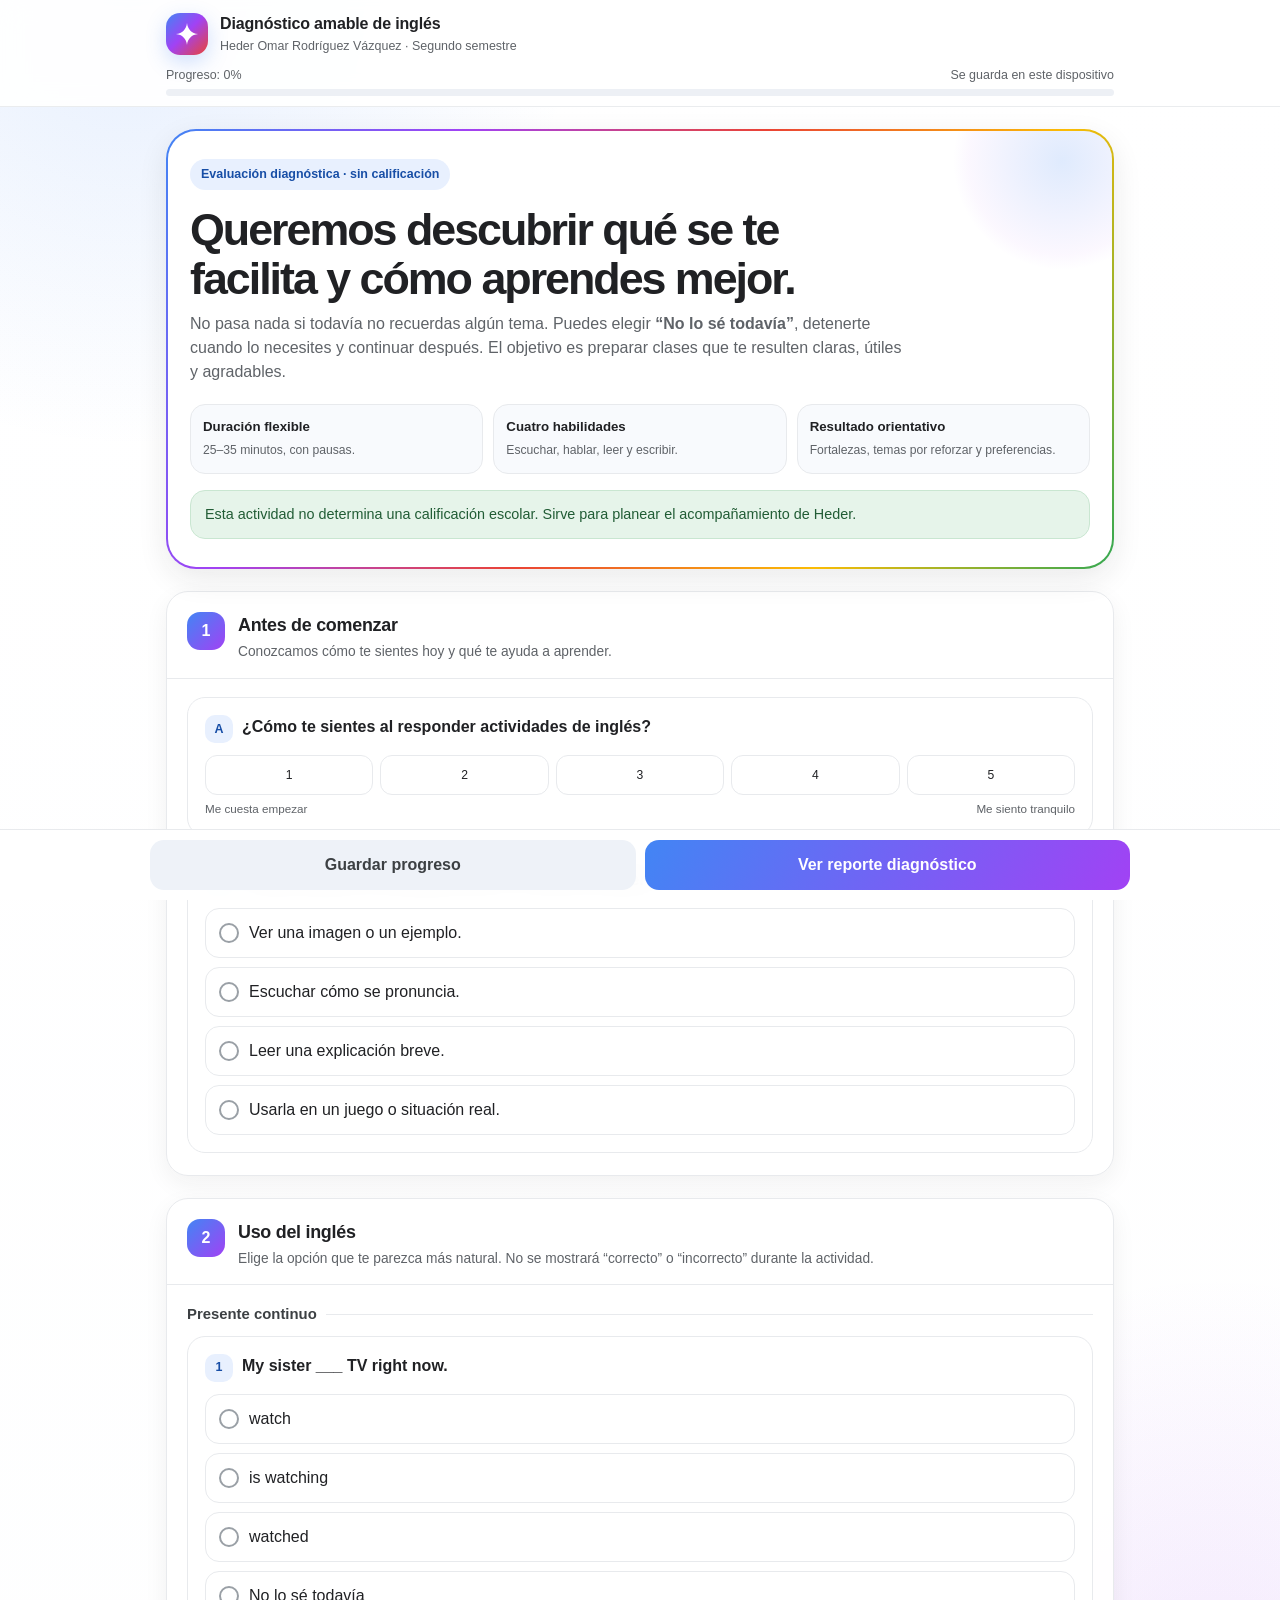
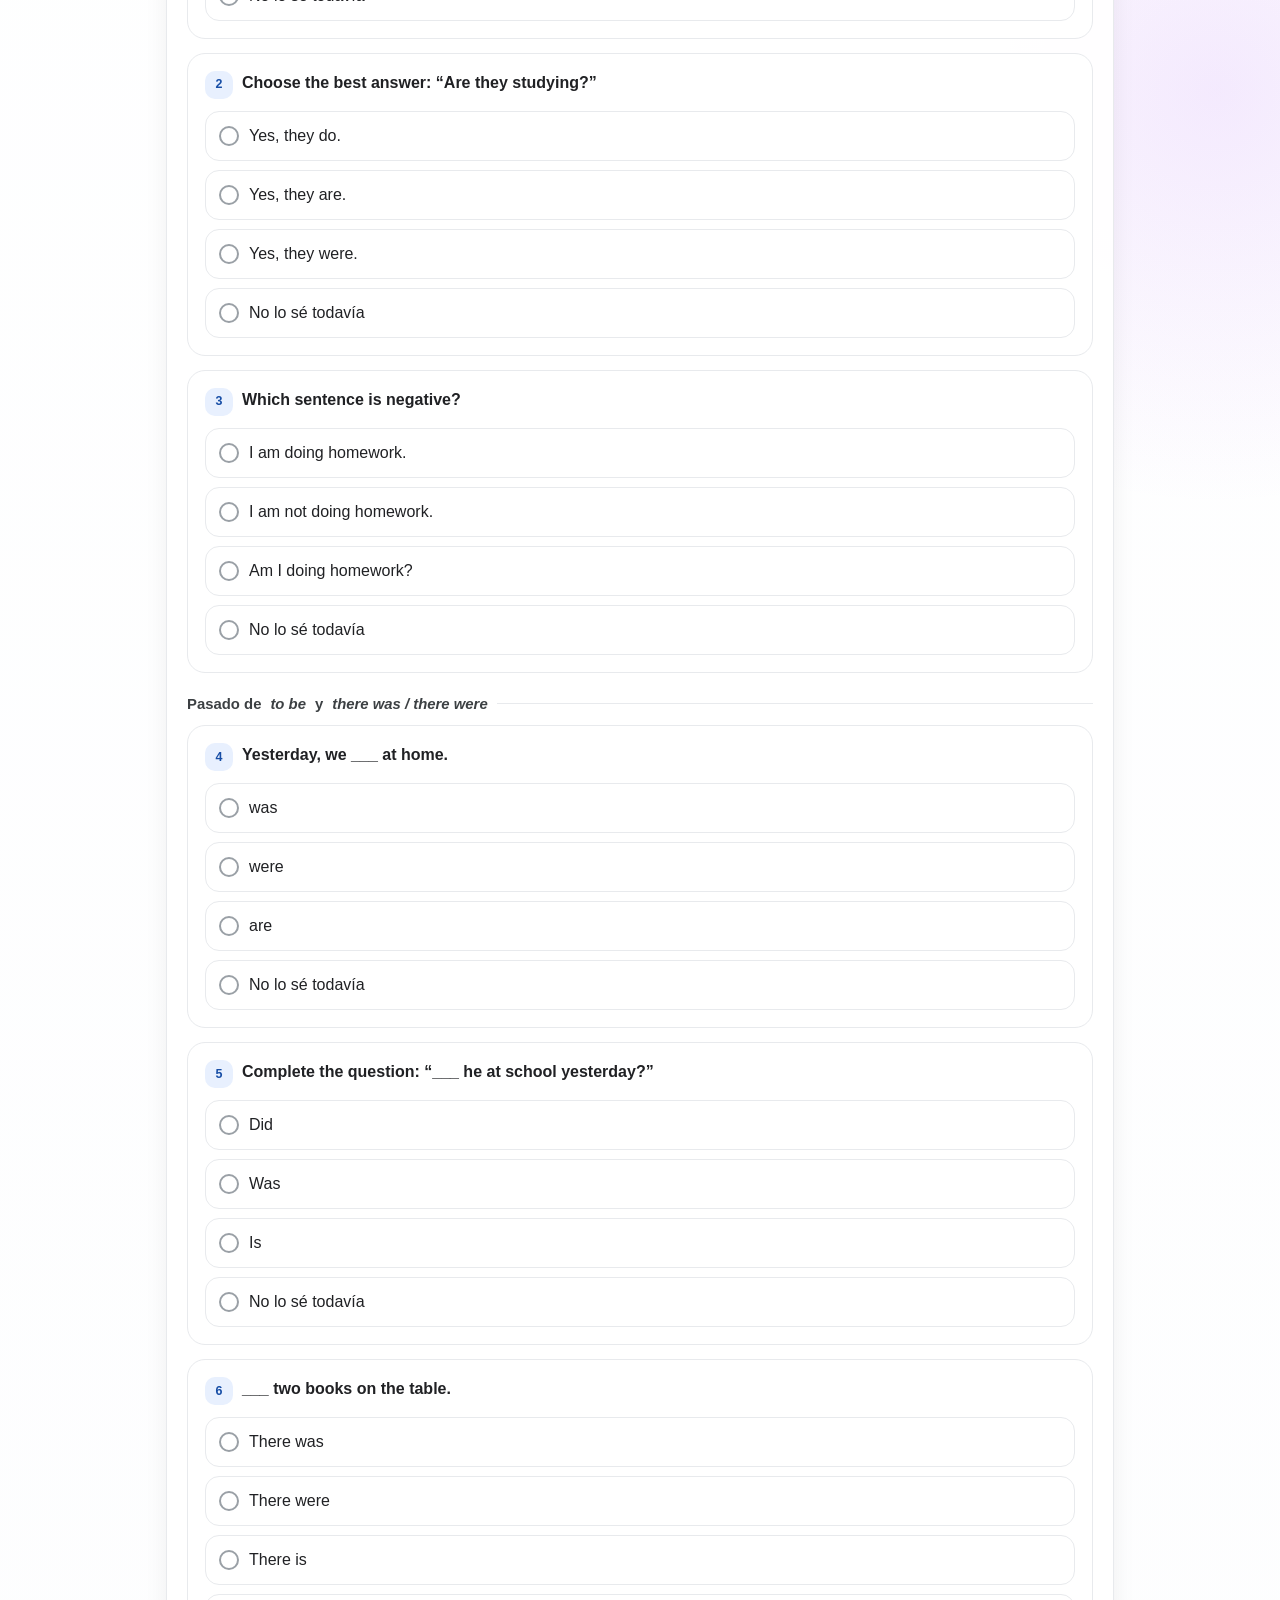
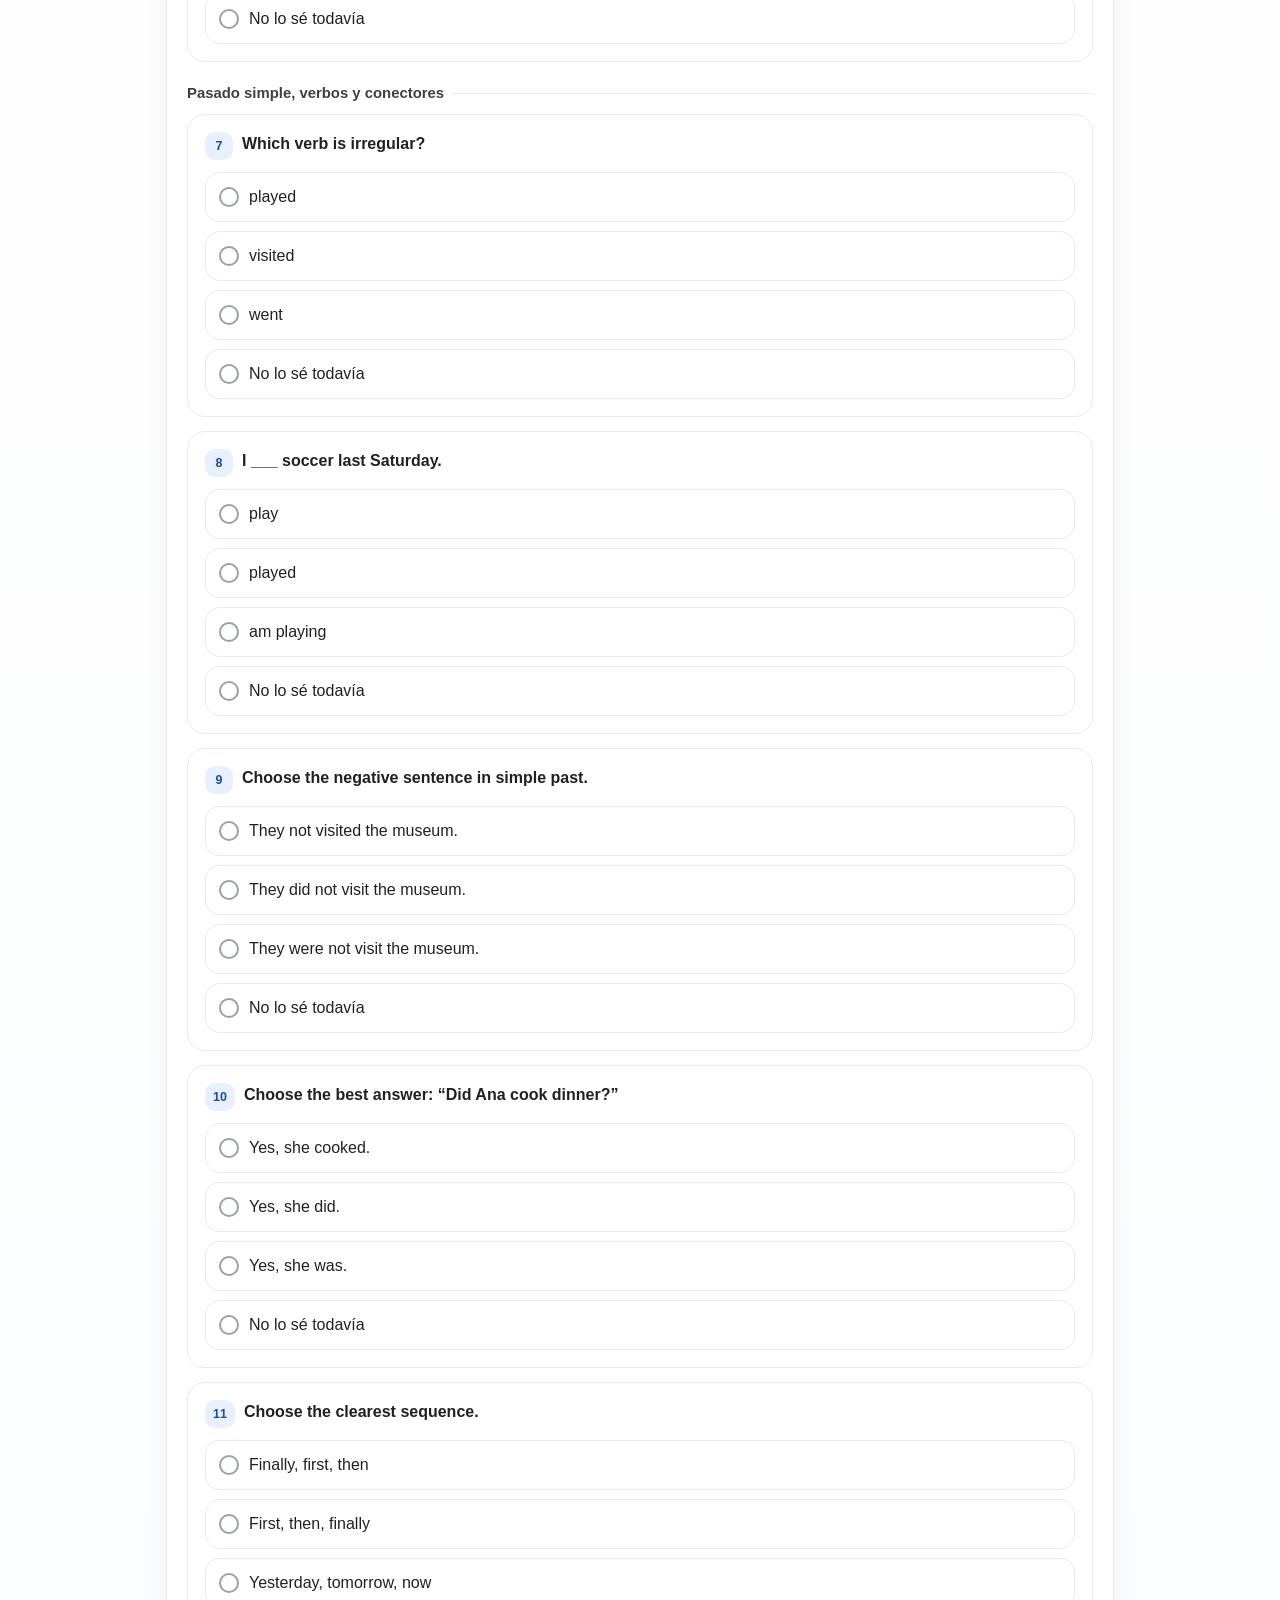
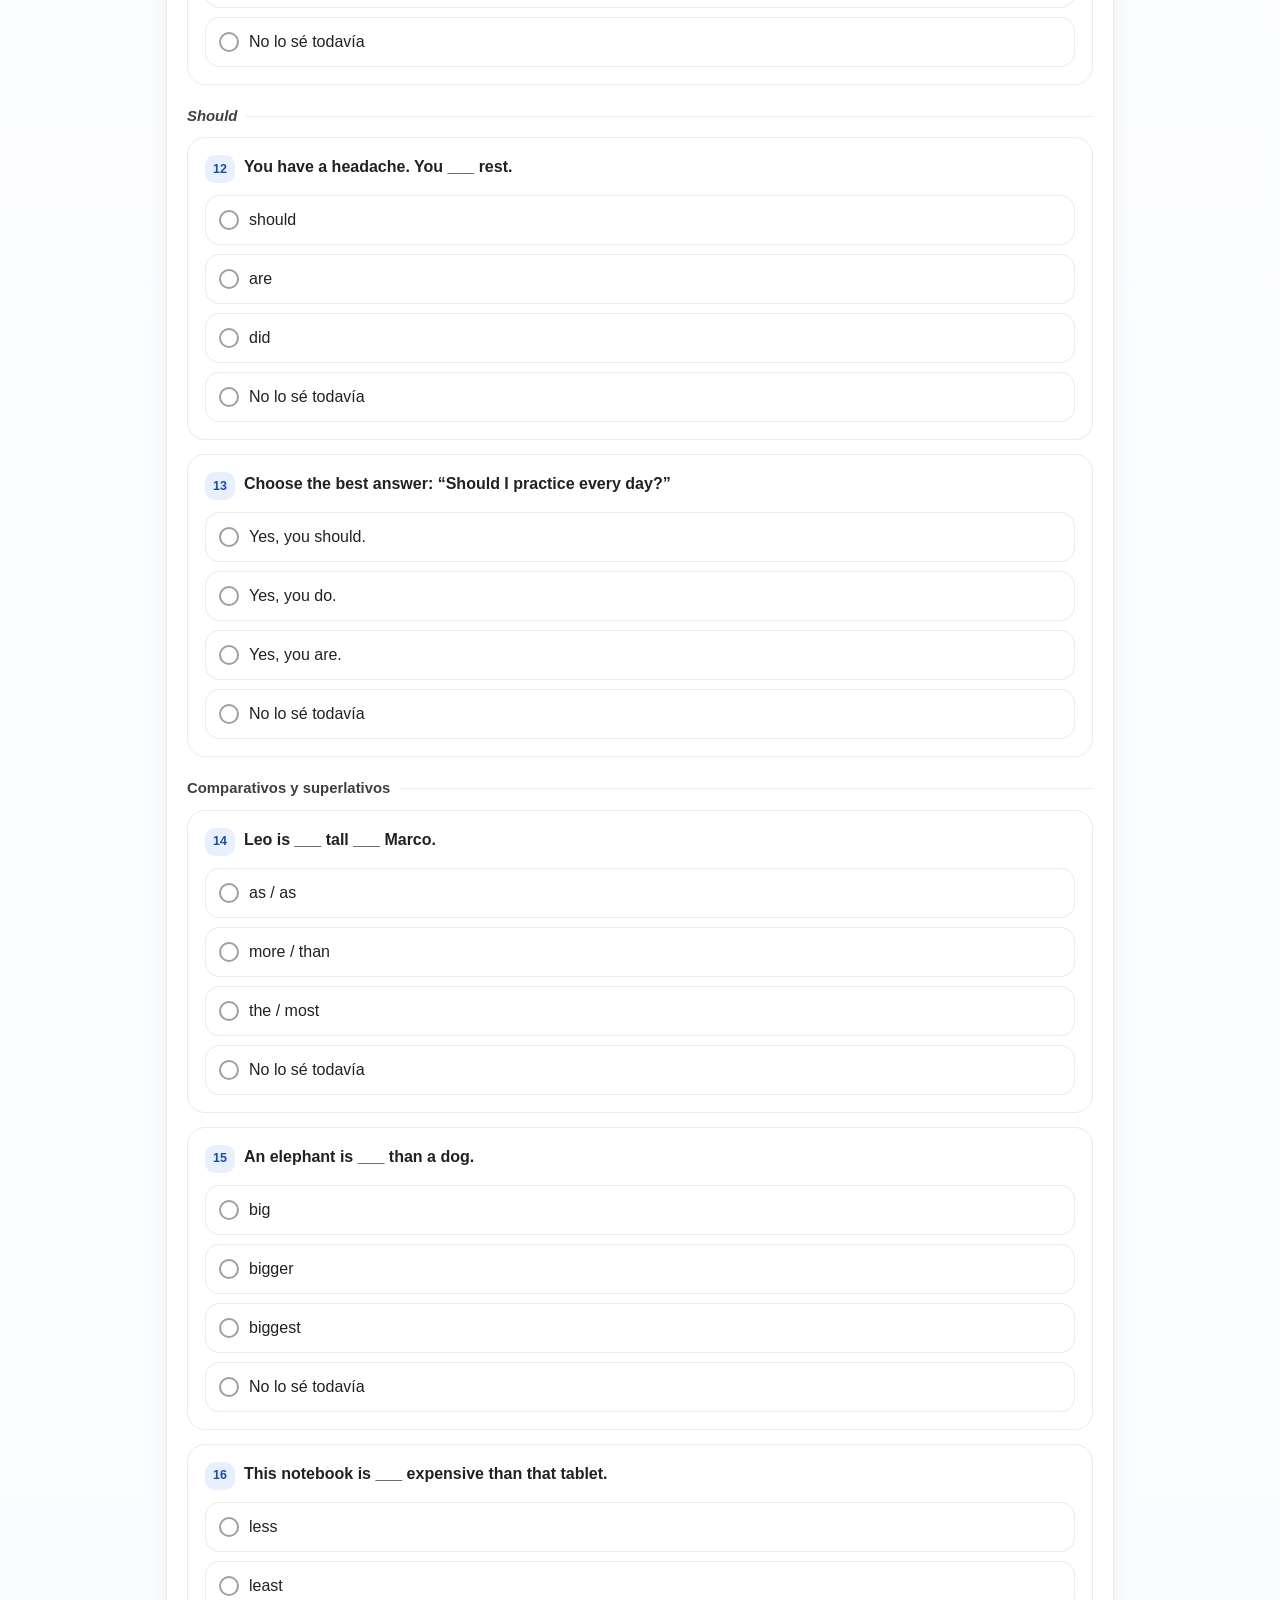
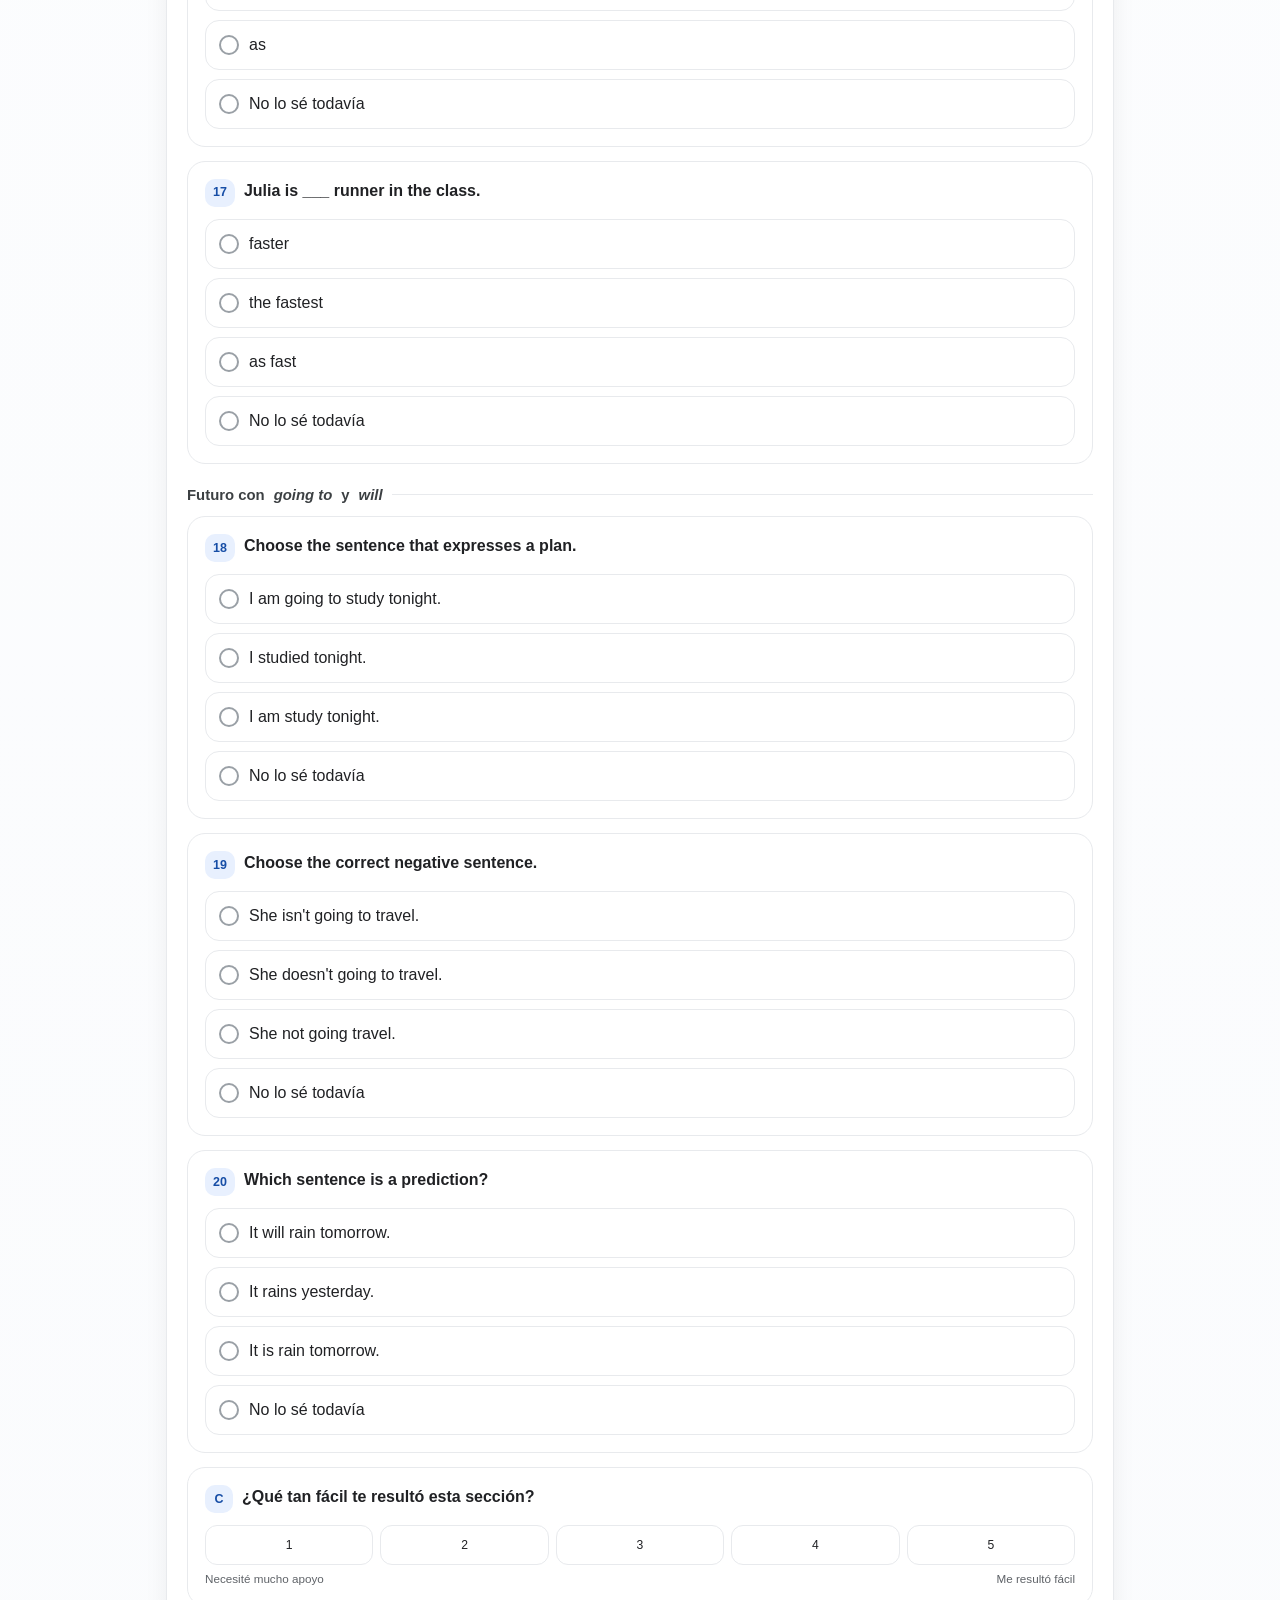
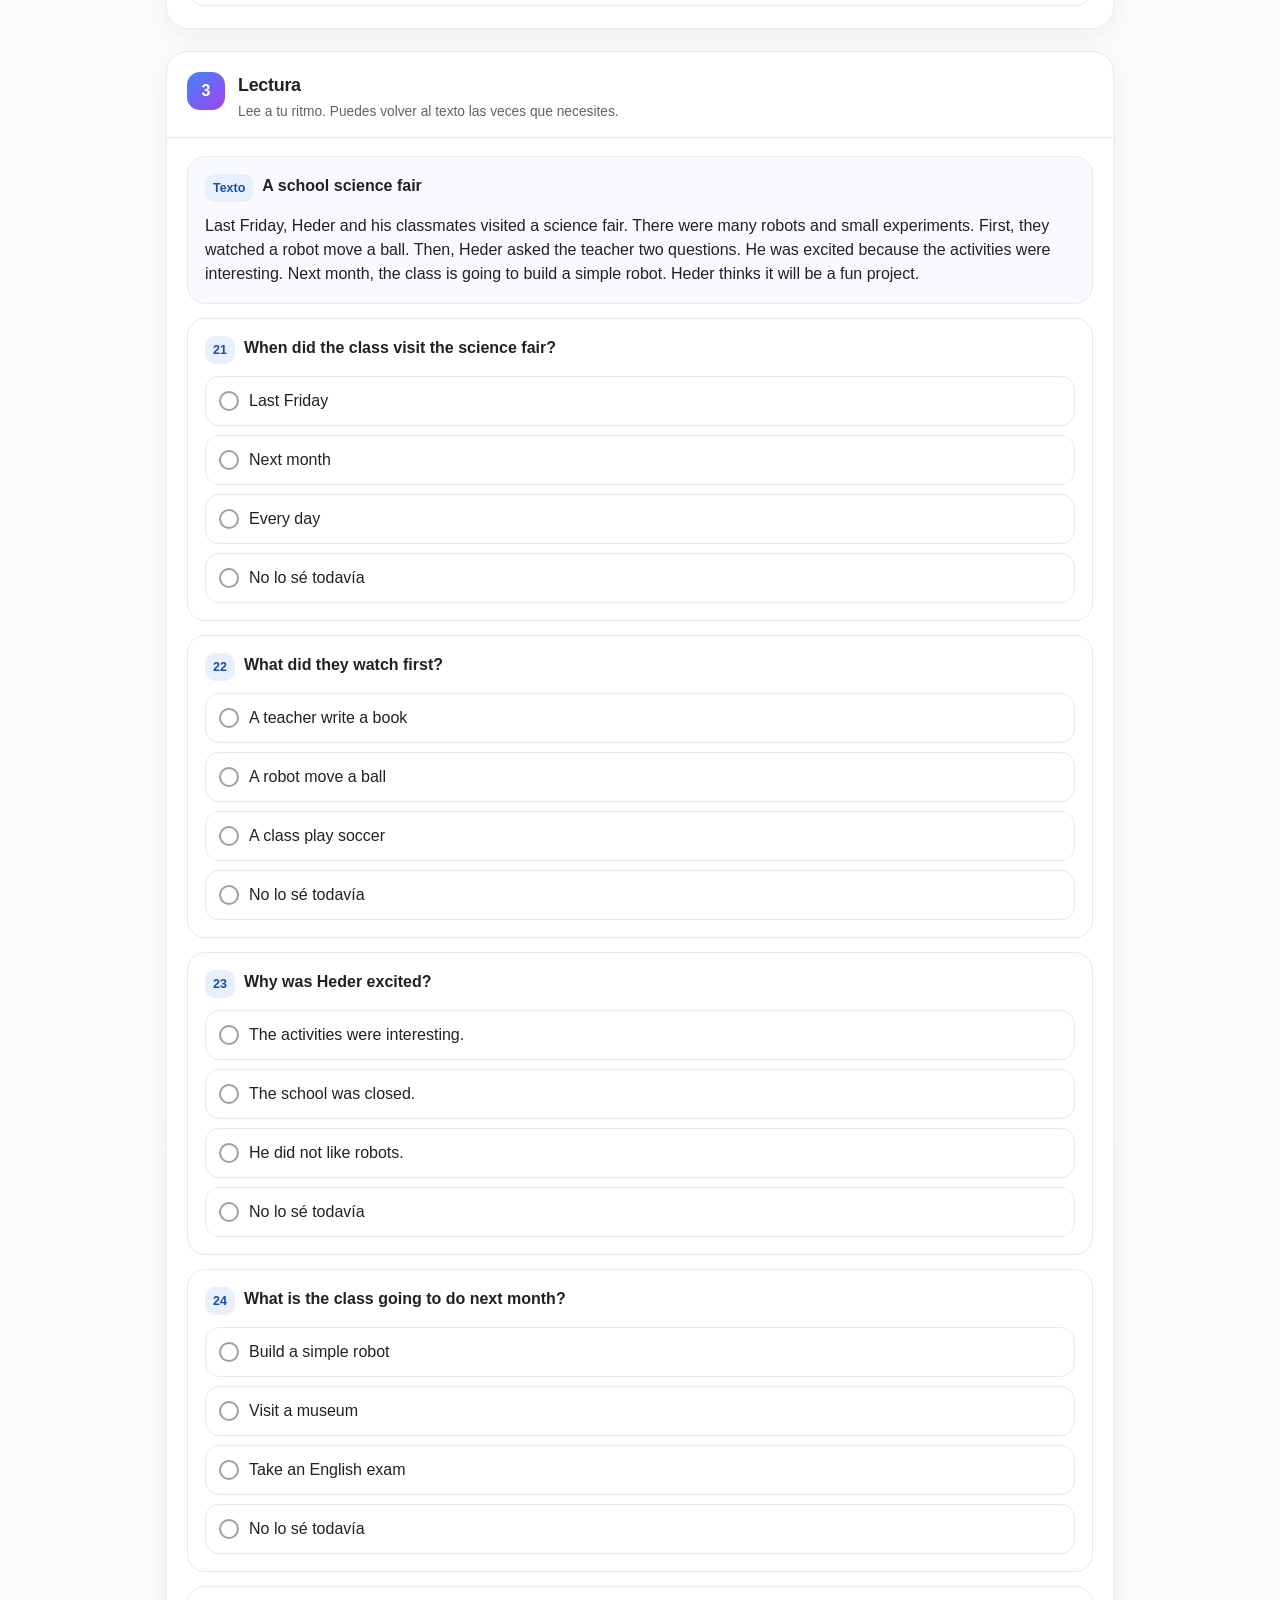
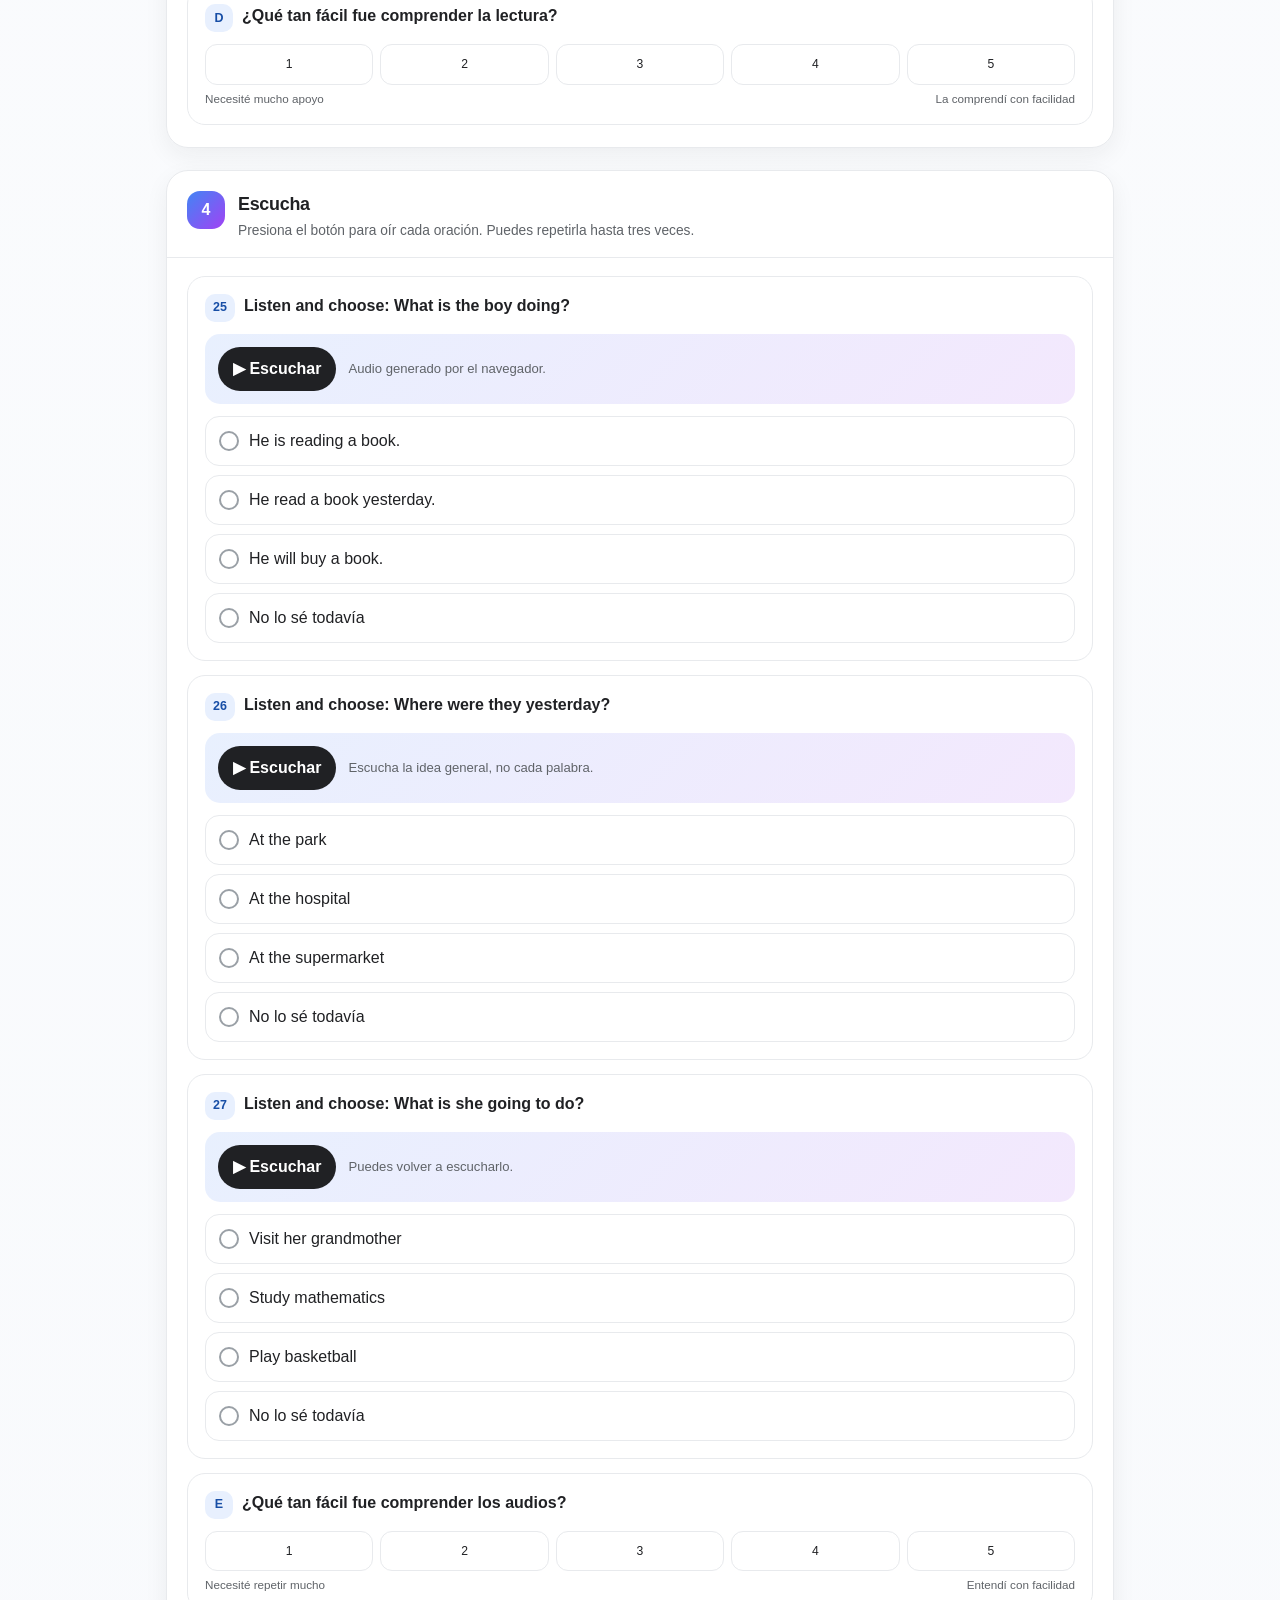
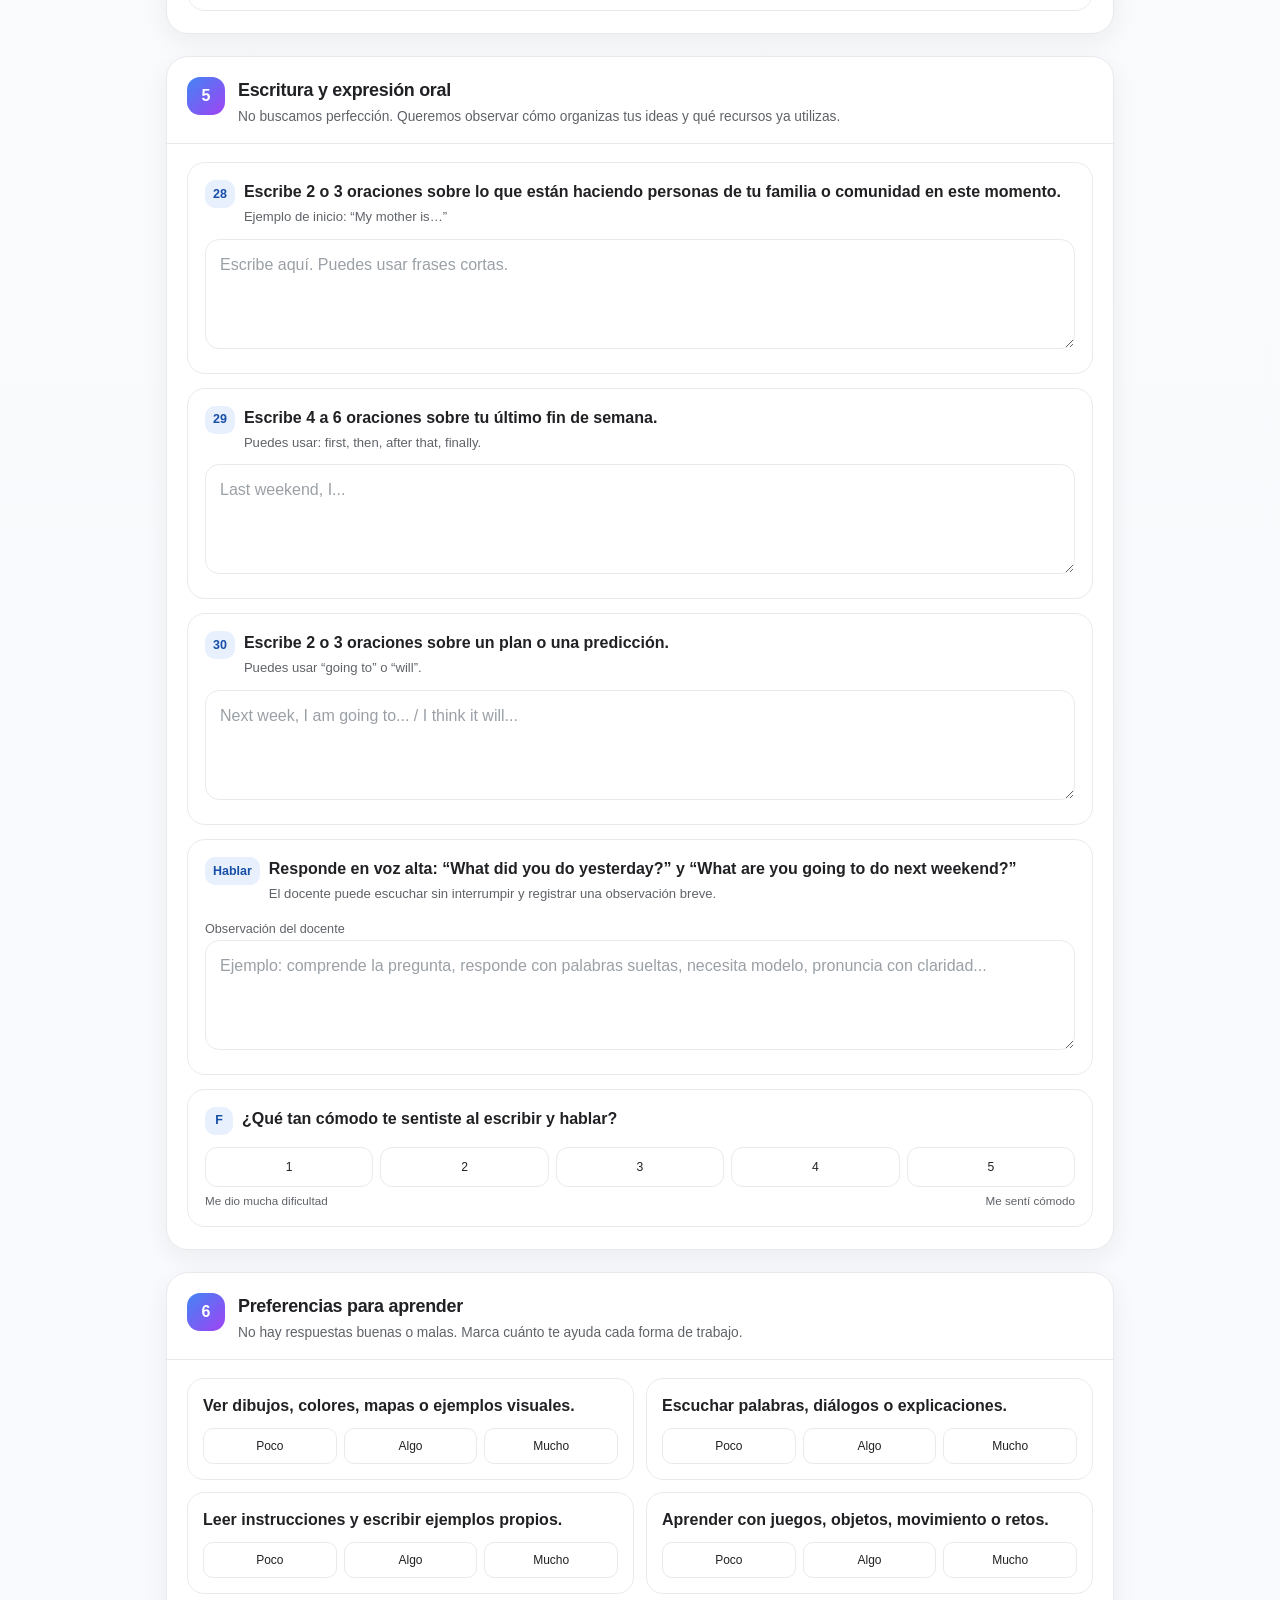
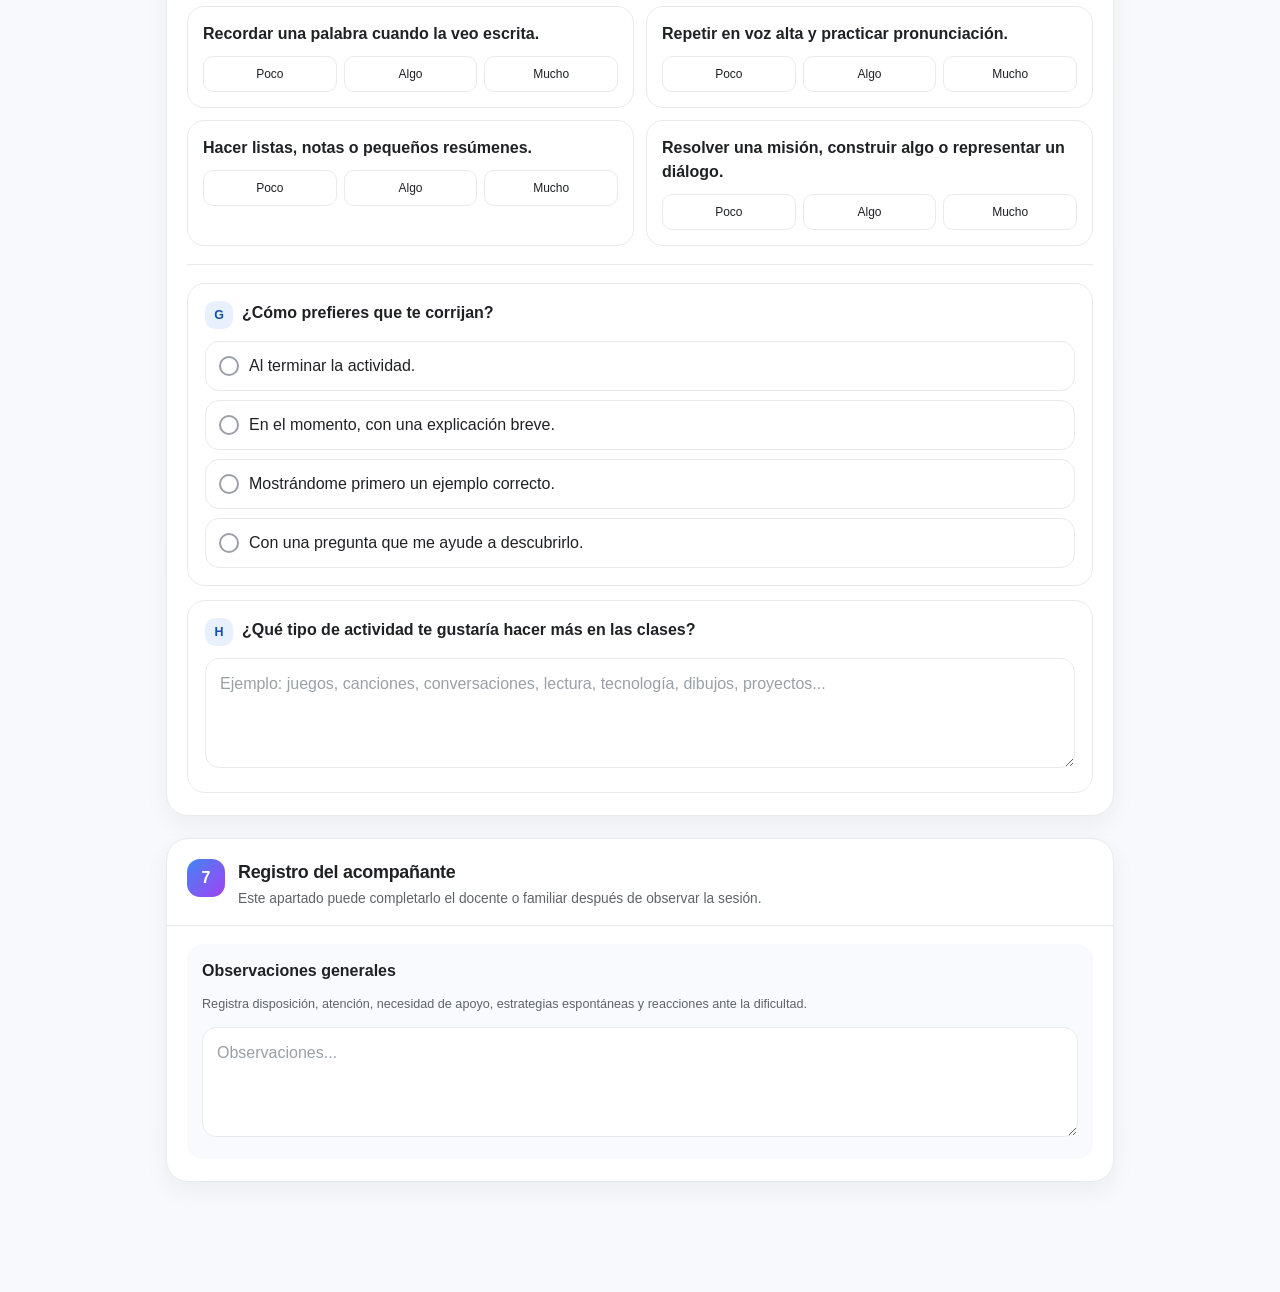
<file: diagnostico-heder/index.html>
<!doctype html><html lang="es"><head><meta charset="utf-8"><meta name="viewport" content="width=device-width,initial-scale=1"><title>Diagnóstico de Inglés | Heder Omar Rodríguez Vázquez</title></head><body><p style="font-family:Arial;padding:24px">Cargando evaluación diagnóstica…</p><script>(async()=>{const b="H4sIAO1DVGoC/+V9y3IbR7bgXl9RTdkXQBuA8OBLoEQPLVG27uh1Rdl3PBqFlKhKACUWKuF6kILYjPAsZ90Ts5q70OZG9MKLDkfMjejNjWj+ib9kzjmZVZVZVQABEYTldkebAgqZJ09mnvc5mXXnD/ef3nvx/bNDaxSNvf0bd/Afy2P+8O4GDzfwAWfO/g3LujPmEbPsEQtCHt3d+PbFg8buhnUr+8lnY35348TlpxMRRBuWLfyI+9D01HWi0V2Hn7g2b9CXuuX6buQyrxHazON323Ur6dcYuNFdW5zwoAR4NOJj3rCFJwIN/s0B/a+kvcNDO3AnkSt8rf3hCfNiZrsXP/uW47Khf/FzGLk2sxwOeA29i7+E1oQFzPqGOzywno5ZYD0XTnDx0zDm763vLj68/wE+NJMBIzfy+P79DJJASA8VpD9dAubOLdkfIYXRVH6yrF4gRHRGHy2r0eh7Me/[base64]/QjMtMZkKDwvEafj9iJK4JeOIadHckGfeFMk00G+hi6fi/Fn8i8d8KCKm1Gikuf2cfDQMS+01NPLAuxA24a4r9A41XbDWyPWyyC2X1utT6vy7ltb9fbMLnO5ma92e7W6lYUMD8EWoc+Vmc34ONafQGYt7c+t9qdBGh7u10HwBJoOw902wSKlMKCDGh7t+XwYR2JBNG8OdgZ3B7YgHXr83TCA2DcxoCNXW/aOwgApzqwlHfCkWfrVgiDNUIeuCmJ4RiNEXeHo6jXbm4Z29WPo0j4ddefxFE94u8iQJPVQ+5xOzrDgXquPwJg0bnW/MyOgxD2YiJcECGB/lNvIOw4bJy4odv3uISbe5aMYj5Odl3EEXFPF+gvFJ7rFHeqs5suhWrdEIMBSOFenhibkZj0WZDAnojQRdnXQ6F0PE2AQKOMyt4DbTn8Xa/TKqEvQqWztVVP/mve7hh06ARiAhLbg1XpAQcH1fbm5F3WImEHWKlxr23OsAOM1uluwn87ALZWNg9AzedBxh/vpPbo3d5tJRNP2YbFkUgeTZjjIDu2YX2s9jb+aeVXqg9E6iSgHTeceGzaG3g8hcs8d+g33IiPw57Ncd+TX4ZsQqBNgEM+BqXWAHSOE7AS201sqsiRPuMoIHdalo5zgsIwcJ09+ASqsmxstaRKGuFql2xbgcm6W8hkUpSgoK2pz1JA1qzN3c/VE9AoNW3/3mVicgeWsZNKSYM+t2ozl8IKT4Znch0629k60GegG6kezrUtsUZt4kMUqbzXBumxlwpGen4qIexstfY8HsHSNEDW2LjdjWarzccGsIkGq7mzq0FDaoQ92NOlLGm3mgIwCQQonjBsnAZsciZ7NZB1kJbybdDmKCWmtzHw3mDaUMZHD3HloAuiU9BpeyYlmSJfIrM3A/+EqbYm79TSmwiBDLZTOlSLDju4Z9LP7du38VlGOTe5A7p3aw/[base64]/[base64]/ogrXSsdz+qfJRPqe8I+1nd5txukCjnrANviG3oZfYRSRSx7+gLMV266SVIToxWRzhMtaDKISiY7i4Iz17Jk5jft23zbaZvK+WanvWWDu63hfxvQNzgzBGcCRFAJxjPEfomdvZ2zost3pFxaKdlOX8qNOVJBmyUu7/Z8GZ2bYQODQ3mCIyOR/kg6m+EElMzCsJx02YUPGiF4UZHkha5J+wk2fjw2Te/ubibd6XOONLrZblxmf5ca7YokMLyhy7rdVmsFVnltr2yOuOLWqHtmGsXSWG62O8hJJWbxVsqGBpzEriXvs9waNth5OyjAoQhGyoO7ydYjoSfE8kPMQ50f0tY7eXW7DJHjWKZET2ms3Cu6mUahzk28eh4LIxRNnnNmQkpE+A8Nj/W5d7Yknd6eiSG5gaZ2NDCTTnmqEMtoD1wspYg6GpXT52SBic+v5mC2yjTFTL2fV/[base64]/7BG3j4F2cz6hTtwk7+dx1kIDyMVfDnxtIaDJIuZn3ja7N2M/jANeNneTDu2t3T7wdwEjLX6/KOSSSZeAV49SgyXug8Bw7VywnXSV6QMswv+aYNftQLR2C4aAwrBrb7Y2u4ZGVyj1Bm6Q1z8Uos23U1uiEXRCxWVCWgobYpS2WoU03t3ETw3J9AbrUgTnEvk1OwRZYornGGlWTiPgtIQgvzCo7+2hcksm1857YhryWjvSjQpOJp3S4HuPpMhIeIC7Pn/jhzO1WVI8JbTjuceA1/Le21bmve3kpiBBWoZVUdRIhCWRYEJ86QpTzqpo0HaKFtWMXSz4X7mtKsH2UiVRMrlLJYNh8hapWEvhpcbGVr/d3x3k7aeEW1BMNbjvZLbAAoHYSwKv3ZzdsZUZtyx2XIHxsbNl7IckDUDB5R7+KeOhS9z2Sx0KuWz14krWZpulRqgX5tHoR76px2bEdg3SnOt0E+PPcJ0wrL98QGu3HO8es5GPNCVGn5BXv6+C0Ew0TrqHhdCEtDhnhyYmAR/I2M4CYgGkgQX/pRRwrsGwWeCcLeIL5UhiR1/5raLENSP3aiArjALhD3O2eI4WWiaCzDYNbNoOJdpK2pmiTWqhOfIM/cYtzXReZOqtxIdSTLqFW1UQooUFSBBcVJoVZ1Uq0+b4SDPts3x81HCmEhIDZSKK2icLBy8SX9K9ieU9bUrWzY/czwr466svJ9IMR+LUpDzj94aeTElDSpsqrrBIWEVmPlQViSwqoNIPa3MLP9t8l2/rBQbF4TG+oodVtvQsJJiLSKnFIEs3jY3ooCZZpGZmqjG0RcBXFCIuhmKMyMKYR0FmBS/[base64]/KoQcBqNQusdLtKzb+wytrJwaDhXGiIYa22WEJlc/nCJaKIyxJhcg3nlyrptQRLUuht07S93BonVit64rmwRA5mI+Qg4xwWTM8M+cMHncGuGcLQOk0Cd5zrsmwdgu4IaJAd5g8xlqmrGFLcSXO21eItburbmSbq7aK3VeD5pO6MhdE8dqDooGSEXQyuJ7yQuS0lzka1Ad3qqJVqWkS1xExT5baab2R6VZvzE/QFx6WshkCPJnc6MppsRFdwCaSVluDa3ps5qVaqiMMx8zxDc9+epbml1nVPXAy5XB7DSvL1aNG00hgQA9s7kMpnbiq73IDJPPj/MuaOy6xqxrPbyLNp8FZW96SmBTFUsZIKLdRzvYc052byd9pWz8fVS7NqJOWk3kmeSJEsJ6HgpJ5oPVOGC4yeWZ5zRVFJh8Ri07NnBEN27bVvNdppt5LSPl2bzajX0xtQjZa5Ip3iiqRetbm5IKj8lK1VcWk9pwTradignhModSUWdN/rD+4YmzA/Ok/FsWMKz1SiFQrMiA/TJJ1BNikJnGkuFbXvg9o7Rr0HXNNjJ8J10o7KRTTswAzBvRyktFual50FGv/euaUOJdy5JU+C3MGJ0mkF/M4DywYCCO9uyFXdkKcX7gB3mz9IBal+NhvQ1qe/mL9ppaQbFgtc1pA2MIANYq51wtMTJ0M6RvKVeHd3A82nzib8f2P/zoRFI8u5u/G43bHazV27uW1tNXetzeamdbuJvmCzQ38a8LS53cBn8FsjfX6v3Yam7W34s4PtO/gHAAA4+k6/ttNf8bf/vnFrH5buZKhN6xbMy5ylgf6obZ4hYWPW97h2KAV2oG30mOzPP1pi/f0/rCM+BGoUVsjHsNsBv3NrMgMl84u2B0Yl7Ix9Miphc9sCPorlOlmbF/xdtLH/TH4TPXDRYaWgUaHX/hG3hjELHAY2ogXoc3KMSS2fiHynkvUtYEdlsUARZb8h9Rp4foXkLKHOWqj0o+QOHuzfoCNIwO+qgWLnZDTk8YwJaGnUL6qcb2N/5vEk2M3Q9dF0dgfwnVqYi3Bn1Nn/l5iD2BShhYef4n7gBtYP8cVfgAAsWL8BdPPciFlTy774eQxUBooDLJjQGvO3ImjCPDopNI1Snggw8kM8VwWbEbpWJBx2cvETPBBWwG0Y02Ghxbzhxd98GGfMmtazmCNc7vEh4HBHBgP2f/nx/wIsDwgScEqg/PLjv6GcoQZZTavDwenmAWBtxwxpGHr53Oaw/QB3Spld1wf6wKlOYI5h0zr0LNF/y5E+gGBA8HM8ySWFFHwHrsBVgN2NwfSntQ9YWLcu/ha5HgFlaLoi44XNdLsn+zdK2CLV8jNYIi14AyLq79+PA7WnaIniCZA7t/r7ksw7W7/8+OfuFpZ0gIcA6MDMYLnjkIVNtcFziNsc517MIoxgsT7sswMkGWbjHAJB4AG+Ov7s4b8eB/ExteiYXN8Nlh7tOS0kqBZLBGjvM8mYyYAPUAN5/D0uMRIFbIgIYPXBknzPcGC0WoBcfdudMVX1pWT5ZVWgtvaHIZA1Rfxx3kiYSEABLCqzYvjP4BucsoAlaFpHbnDC5Xk/[base64]/ICFK+vv3/7yXnx/zUJpMBM4moz65aEpvf1nOVXlMZNo0hyo0Ifz271DCwYqmEyAddDrEhjrkClsDFBe9prqzDQu1Bzxt0ybLvquB2NnY76wWYndjv7taiGDtba4W4tbG/lYpxEt2M8tDK9Laf4x6jKOQAieLEy9ppPVYkZSgAMIPseuJWWRjysTV0/xXBmL3pO5leETB5iRJJwz6g7xEbQpi1ib2F3WS5i7oh19+/PfFSF5V7c2gebPVxpyti/1jX5z6r0/BJ093zh2zIc/N0RERmnSE23fAsDgbaudbAr5Y/C06wKI5l4auiBdlm+fglWhpJUvBbgOD1I9RR14rXgFpj5loPeJqvfi7iZeqUXAdT/i1ojUJUKra83by25AFHvkIsIVvYz4EcwS4KUqsaJiZ11yMiecpoLyiX0BtgzE5HrNgZXq7s6De/jZEk8XTPMei1j703CG3YN3ERC6TMo6R0UGbW+OLDyFsTASGq9dEBwAoEVQ8iKfg4oMFdrwtAhAJEbD7v8F6wwPX1x850BFUJI6Q6sWV6ftZi6Vq5dC95CFq6MRLEItJTYsCXEB9DotYQ2YG724UgH28cG2bUn8KdAp+bWC9fv3aevGdRXEsEKqnzfVK0B/aKcOdssgezeE2+n1FHK8N64YWQQaSVauviCkJ9cxESOu5erQIMncuWw/uLDG0JWtbF8Tg9WvZ/PXrOUgUfeql5N2vzRUd0+QYCYHhihG3+oCAxfzwlAc9FDEHAT0HtoliZwo7/[base64]/tokGITDCiW8lCG8xGz5omPPIrWIZb6Qbdd+e5DPDrqqgxG/JfgROX44p/XR13Zmg8nCcPHoYrZomtT58lXmgq5kWqYj6eM7YNzkD6j06B14Q4Di3AATkkwgTmunXCdroV6Yzn7ETaZlUUWBh+eS3xQjMArgcp9/IlcVfNItufpEEWuijR69YJD/pCZfMxchhgwvrK+kdC/[base64]/dQWGas9iKNvjLECmCjmgAYpv7fUKWYL8geszz5vWLbpIiVKI/pzNKGu+MjrVsUqh41A05pKsVAbiGjDVsgqRGANu4rSOJSjzmau0y6r5rP1pxS4wY3Q0ErHnXDlDJMFcgTXNkonvRWyNGBiizMJqMjwc2bTwIbptyKhr588s3x7KqS5H+6Fa5hVRe+dakjaLjunMzQY47sqLh34DxQ5XZoDuosaeHMl6aCWlpBY/[base64]/AZdGM8KuwBJm8cE/x57LElYIYgxVY5JJBuGg59p5IEuBDxhGgeZsgmywMtrbMSwVAh4uWxOg9bwGvMA+HMznRtVi1dyx82l5Jw/iKA7oZDBVWQ+p4jwSeuX1qet5V46iyXGuwGu7s4IIaUKX1A2oILwRBs/70y0Ra2e6XfOIQrKg8hgUfPDx3OBHHVOYAWplzKFjjkO4mFRO8J2HW77xtWAEC5BbwkuW66NXaSE2/g2UVFyZ5WYWUyiyLRZVrJ3bspT50QgrMv1KlPFJFLAT7i3La7MBrYyuTawdwcvxno/jrG7XhCUWQKihFkKv0H7VHHj7H58DO61LDgfihYnccenA/bqLXDtZav1hZKGRYAUM7V2VZlxax5UCWdkxVwNbHCPMDqA056OVb309OMF25tZvLlKF5qs+hftJVU58PA/dy90L9S90wRU0HFx8sF0vu2Tu4meL7vwJuU23bFzzZVB4m+/r5NaRVdwFVQrwKldBlQK8yk1QpQCvchFUKcDV3QP1RF5hCPQyju0R3qwkpiJ/[base64]/QBBA3ip7iFx6ouWV0CTuffkp0ojPGNPHvH39mEfp/bLFYOh7yWKHJhdoQ/XZaOYPxh03oCKw9I+NGongXbUD+mlnE/dj1aD1nvTWgXR0eUo5HrH0NnZYv0cWKD2MeLvd4CmTVzAmWyKktR8dUVTMV2zlTkPpVYZwuSVS/rZLF2qzErFNOoeUlTUeu5Mlsswyujp3nmTtroGjA4TKpe5l0+l7RZtd33G7jP6Orc0slxC4sSblHyTdacrp07snKwg1RonoI+JQErxPG8G0NKO6yMOnXMCnJ/Sf4tgXAteErBh2eq1IG4uTgVWq+aszq/B87K32c0JaUutatS7Wvnqq5+FGiuMbH8Saa54FZG1eYMlF2JC2t7Ipx/CqW8wzVg9g1PD3WhU6zsy3mozeixar7r/h74brOo0cAEzsy/1Bh28G7+xHhZOytmpWNflRjlS7JfGYiVEXaG6XdkOTN16m/eRcVGw2vA5AUDLoGxD/2h54YjEKhsHj5lzVfNXJv/GGHC+5eECQcxXa2vbsPHq3I9ybLrCBMm0Z6VhQnzAK8cJswDvHKYMA/wymHCPMB1hgkfsZR2Ln6iWgv5dheHOWuKF3p4d7G/yojh5oIRQ3VJemnEEK/RBIAM3+MBohuvtqbXe4iLnwLLxhfYCPUuljSaiC/TjVy8RHzEMFofBVyFE9cUQCzX32qWV9DfZqXxI9ovis3ZlHfvWbpK74upvBxyQemTvje9KID6cRThZVTENvLLRvrGJfWeNTXZkE2l/YnDY/5JspTyNMHQ++X//D8ruRT/[base64]/[base64]/Fo5ImrB29+OBbI4bFNRjS4LBKPqPXi0YxUOfYxeOBeNRqHPv04tvkVdljfGVrJJqFgXPYj7g3Aekq33woX1vqAip0dcpjUJLSwnHDX3789+y2lPwUFzRXsFaPBZwpdseSAuDz1xP54psNTJPbfCQ8EOBkZtICMaCQn9JQXRwCPQ0Cep2zje8XplzgrQTy9Wikxfb/9kft/yZYftuF/YfNvfibF7nANgPXx20JwVTx2YLbqS1WT7/orG6xQUQVaSxK7xRrXs+m4kFIc0epwuqU82Og5br1sNn8VLau21oh62Jhn8fkG0WToxRSMi69d8iDieuRvmYRI1jw5Xp2bYCHS3hu36gsDfcNNk0/MwgbaN2CR1TfmJQ3fjq7+g295XypnX2u3uWMUvREvLeYFzGShGkxl7zmyHzNCGixpAlMmZoUEuOK7LH5ghLZg742vQ9sghSRuodWCAKB6kGCeDxx8T3qAR+69GZOIjmlds03tF6FVgzPg6p6N6yBAMIIJ5wdI9ngnQ0b+0/1gfH9o2oC5bZbSoFk+xiQFFHmHpraQSqsXmbzY1Rugnfz+xGrp2/lJitOheWAQ2MOOxrWkwpxBvoNEKWXF6uX7FIHmGtALyxdBzGXU++DWf4OGVOOfAs5rC5ay1gHz0koETmMiPDX4fdo5urKHJ8SmFf2fEpgXtn1KYF5Zd+nBOZK30CO+bExhbAdd+DaMTCDU3gPORAVej+SzNbm9/ABeA2+bdxXezXHZ3tBx+dZMrYLEoJSxUxFEWb5PSM2JQFD73MPwQ3iaJPD0oKcCZt0uRnIkRhM94j4lE1jh8kMAcjNMSPzPWB99lZcs5eD69oYBu68mxapjc0Cp0SvRiAWh/SudMftx28FiE5beHitcB1mO6FZq7em02GAGIiO7iSRHfPw8qMyuzxouQC/YP/XcsTXbU36yOgk/krxyxjTC8+ELWbw5UeP1Ckd6cAbrnykbulIj2XgolzYlIiG+dLichpI30ufKNM6kMTFB08MBRFB8lp4tITXRwAU4pu5/1gQELknbCUUkB+qM2OoFZBAfqjujKHWTQOPON0+BN9iW/k808zwSOUAaLGJK9ZIBVhuMJMIVBVsgqmsiF0BPeQG7Vw+6AooIzdo9/JB100jB0kEHu3otzEfos4Q/bc8wg9jceKOXQxMgcwI8Nn6qCS5/3cmpTwLLj5gi9XQR8lwnVnDrYAySobrzhpu3TTxnNsCnGXpnir9AfYRw5AmeG0nXCiKZWs3HTprMx06azMdOp+Y6fBc5Vq0oArIKEWwaFEkvrcMk63ZeOisz3jorM946HxyxsM3jF4e54YyACMich4m+AKRi78KLGYML/425ms1H0mddn4Nw6HzaxgOnU/ZcHjOQ1kJg0pi7FL2Eb1NMjddvOthKI0GlS4idZL6IL+CGdFZrxnRWa8Z0bl+M2J+CBU+ug6drr3mSOvXuUjrPcpW42xdPHNJidhI3k/nvmXrvhJL1VlBK8yTDrK6Rbz6JBi7Ppt7ADlrhZaWPFaKge0VVTzNwu4QLzVPctDzLhzQ2xG3E/un0QQ9hXGtCN+DkZUDOwfdxwKEzMUHsFvHHCjEHfMA03xJz+QOQ7EObJNchzWML35ic5C+pxY17YAEPZZRSTwp72BmqR+4svDwU6j1+qY09+FOqD4hpWFkymEM5kQA88caCdAd44sPIdqZHpO31/C55V+5JKg6dD19nZy2npVzStxam/kyDEKUC7orZMl3dZCvDkjavgANBTjWsyAqmLxTJJTw8gzTqkLs6iKHlYXXdxYMrz+XyUlBGUGG6Tp28VdGacGS6PohpbMmLIjoCA9lPrGPxyOsjLWyrCLYAqr+JUASngCNUF1MWnXk4bVroXIprjPIrla2IbOgZblTypaqZq8Vgko9JOZPmjylsJo6WYBvQ1e/l3PmxEzLJouN+Z1wIkLXllYUw8sd5UeZ+UT2QV7CU4V1LBgKoMkQEyCUN8WqI1meBTSZhPpwz3BRs9RRfl3zWd3SGStmK//N4DdjSa7OKPIrJmAU0+RZBkxLEUSSY9TnFIy23fIn4BTjFk5J6vgLptnY0L/4GaSgTSKLLqowyZ2uNpNWtwgwIIZ33jKZfsLyEc7o8FrKLzJo1rSe6BYwiXWbebghSlmCLBceC/SdMaW1mSMUAc+nh/QGYx4F9OY7SYS0MvLZEXbd2P/lx/+dUSjJ2fuA2niCLh3KYSQf+ZIiVOkCz+WF5QJ5sWEPCQq+gr448vN0LGYz5+IvY1j9MCkEcK84MCjRAZijvl066QdJmShW6Nlu38WzQAEYCaDLy0advSWKuHLy5s5o07zHrRGJCd7l9oz5sKhjRocdLz7AcgOZbeYmh7OQhze+YkFYNKj18V0/xKutw5nCTjXIyzkY9AGW43kcCzwVUzv4HggdHSWzSCVFAfeH0SjEO+7Adbn4m4/HqDC1GsZAzy7JeNenhKm9gBRfFM0XfJzmeRPuCmajGU9wQ9aNpJaTlnIag+rue/aWz8Q0S6FLZO8prSn1oJ1U5ViTQrpb9CNUN7J4SAqjVc7lKB4mU6HaUqonLp8DGLtiDL6AQ/ognUef/JeiU4B2lPJGwRJ0Mb+OGgs4E2TiOJ2HBQzS9/[base64]/+EYkXEDMDmHMaNMBqzMs/sPPnpUh/n0oitJ9CGPQHiO0XyTHBIYJkRxlDJlUrB27txCkU+7o+9LXwCscW5fjONz0uSl16JnBtCSa0myk53wZ4EY4rszNva/Vis3kU8Ks1qeKMKROE0IAktUghLzyxwlXaqMcA1DXlDRMpmu8mMgUOdK9t+wWOCyhueeYLBMAFOAMFDzSwgDC6ZSyMjek0iOTHFMqv6x7qIHE6N4ag55dOhx/PjV9KFTrRDmAhFHeqjU9rS+at1C0OHzQGjNyvujVF0EALYzIcj1nddXtjB70UrO60QNzD5HL54+P/j68PV/PfweemrLIl6P0JZ+DdZM8PqkXdmTsmcQ+9KSB9gPXO45T8DHCKu1M0VbIIzjwLdeghPh81PriEdV/Izb0eQSl/[base64]/M7urTeYqHIgwEUr6nGAYCh8Pc0SiY5ncHZR3O/Z+Pnj5pTlDzVz0BrtkR9GZDjkT/[base64]/JAfDg8invBkxLrV3m21Zkwzv6Gm+Eb2QK7KSe29Mhmf2yGzjQpmEr0S0ETt+Ij/EW1zVQq1V1J+1ZrwEOBYf0Cmgq+SEU2wExsX/zGLRk26f75azQa6pQZKGPiPVjtdBUu3K5oUY2ieuk40AmgI8wur8nkl3xRNg9y2v0lIrGd9dgYdzz9/Yy4zSiLY/MMTaC9vfIA5VyjzUalbVUOalfOWlXHTgAFjJ/uo/p0xgj1CU/vqQ9CHmTaMburCDpWggZ5FikU6ComCAvSCxK68TK6keFXJ1AEaxdqUYLOBGGLajlYyH2hzKTZnhlkAk5lwbo+Opn404qEbVvCFk5L7aoYw1wTMoSdP20tHM7r4IAWL74Lfncqa9CauiiHT8/rkXEdHTmj/rtWdNfT3GN6goCi41m+FdnnbnvRh8aCoH7l+zGRRIsjbMVsUBRr/iy+yn5QYyq1RE1NB3KtqUCVfgvPBA/wN2R1NT7Pft8nPuJlN3GQQaU3YZw1QCqLpASmjPcz9xrdHlbIWGMbH7W/udsp+nrh4C/ldq33pfOjsVTXtqaGDiOZ4X7/zxKp+dkaLdn6rW3uzl7O4Uk5KxS7shh17gPZziqMUBG/6Zgdl0sxhkmbStinvralkpoySzxQEDQ0zXHKNfPWcxjf4mKtgc/65vEVDPlWPs/dPJMz5Q5kNLxGAnj+key0fmZa5wvOl/BcsvdwDnIDCudeqp3ji50hEzMMPEsle6zwDnYPSpLZI2zdmWfI/mKus5PVLPVP9qqea6xyFk0hM/jLHwrTxyVjMLicxLUb5VOfA4kTK2sxm6WS59PZ5iGVtNLyTzUsJB2eAsjzvGNHP85EvaaT7KQYB4yGxJ8oSeVnR31RUqVf0G0mTr+llGsmD7IRZJccc+PN3uB8IPB0oxYn8YNI3Raei+kbSReJW+OcZWbyp1TIYytT5Sgiw+fyaCVw62U/icZ+ccEkctVoRy4OToUJR4qsMG/AdtWeweTGI1Sqr92t399kX/XqrdqvYp2f5sefllhkDqZTgMkXFHNEj55+WSWlMkQoEOb28RDjmU5yLl5IUds8oIcPkJbRExq/[base64]/Wz4D5cMkyR3CyO9+ewsSEXyOeY28AFR4fmbBYFnCdw8+JS+YIxEusyalMREtgIEHrjvuFNt1winrTc5MZLlXOfGfNNWmQbNnjUpDP/Ni8eP0PCr5EaQuSdydeHnXPAoULZFKGOYKnjk5ANHuv/oNMuZ1km01K2sxR8V07YyaZXIFxrIQmOtjoDPS0VRinkqIZ0yxAJxqq+eDQou4moBMWB+otsd+MpKcv6fUBDVUovbgOcVs5W+rG9mVaDKzpEbeYW6Hsrpf3bmUET4vPQmBVUhAI00eeQgV9SzVaydIxBt1d9Yf/8PC59JJ5oCoOdlxc1zs7H9rCpU1Q2QU9/LDUaj4B6ef56WC+bgvskbSUSVbDLhvnNv5HpOFZazTNmouGiS5keBoe+5tARoyzWU/umfFE5S3hLhqjYUoDSlmkrOLwn6jrXdugxy7GvG/yzgf9C2sQTeZXLJqICYKZTSVpmVkz16K1y/Cn58BQ2AShMkVNqv8kJd34cuORbUgUeMpapUJEIXXLAxVS/[base64]/r5FlLFUIfSVUCXF3HyJ8NrrLm5Rv1upWZfACS6CglSxhxCjvHBq689Ay3MS1cwMsVsFb4szOYiNpGa2ohZPFInPLgHujvKuyqlRpdtqoxQfrCEJGI8LYYquoJZc2MKjPJKCGXW7j69CorKNhJueBcZ02zqgbV4kNVZYBzTeupgQapqoaO6Trcw/ItWDdaj0mKjbo40WC4hLld3/ZigFOtqGhQpVbLjw7cV7G+xcut5PWcdIsblkSfcE/YtJse1TZOZXWqulXikvFULeWs8V7QZRswJr0tNtROnRnXA4FUPOF0NFFWyocWJvmpDrd0/FCMeTVEYn9ZecZCzKvItwaBt62+IzEKq49P1KtSAeot7bWp8ANQA3mSPKy8yuYU1vRoa9msnnOg0PeyMmcih8OKQ1mne/ETVfBizVDk8vFE1JGoYkVGU/Ve1oSq5L2CxjzP588XqRVokSQxzOEIr8T21NelZvEsPQdqS5BKzxDdJefG04sPheWOLz6gDwQteGAzn83HOaORB3i3mahchs99N+G2QFbihpIi6Bo3wixdZDbErqHFNaQcOt/hjlkRqzllE/myt6KzZTTRzGia5Nz8WiFJpjqFNrqiD/1IfOfy0+pZn4/YCWjcXiUcCxGNKvU+cOQxfAUVHFXOa3U0nAyndLY6TEtz5mZDTF+2EBses2OSmnlXd75Pu2xGTpnnrl+uhNfiRMkgVM6PetMAHUb+hUqqGX6pEa0AEKm3fY4heEfzl0stJj02r5Tk//ArtesyUDJwykIsmiswKf2hXO7j+skrAAh+9zGtwsn5m5puRPakg66X4Fby8a43zw+fPX3+4tC6//Dg6ycXfz568fDeU+v+ofXwydePLv7X0Y3DMIolS/fUSyWfjoH7nwsnuPhpGPP31ncXH96Dynh/4x4jU4CDtXhfKzOr0618Rin+jRvPD4++fXz45MblJfE9CmgsGk45v3FpqbsEOCNkcuN5dnfVRvG+7w3ZWQb9zm/Mq21Xw1wWNSkLmeBUKGoC07nx7ODJ0+cHjw8s2Cfr4n8+Pzy4kbrNyJfY5Pnhg8Pnh0/uPTw4gh8TSjq/kSuVljxGO4DYoQBo5o7RUVodEUxrbgGHA80MctQLNy/+EqYwCofDSqEAmk/vf3vv3sOLPz+xDo/uPX/44gAxDBNXC/OQondDAc3dgDsDJKn2Yh82Cwep6Aod5N2e5V0O/xus7xFhDRvxKOlq3MCY9tQvmMTOT786Onz+3cG9h0+fHB5ZXx8+OQQQh0cJkLKTPkVYqFkR2JOnsGJ0Ciwp51QWLt3vSCdjsgsmy47HkKRxo3jKS47H+G6xCBq3ewRerSRyyl+78ipkrYK6eePNYprPrFReoBbAVGqgcvsqVfwVfKy+zOvAV3XrDPNvvQoaCLdgRVx/DxOvoObvxtGgsVs5zwczAg9Afvv8kYqeSTEO36s4Wq4xmxNt07LmrDlCTrqLwLNnyeTRx1CHoV7rxZtASmBjviYZ+xplbDMCWyfrTyuT6WdEGTwScayhDOMtXJWRVlYvvQ3iGI0LDBmDvVD5+3+iCMeb/kCQoBch0OrDyIh2C6AqrZIOo6qtyhTElxXdV/+DOM7nRSmrRghn8zdqw2QpU6GIcG+WJWiWPu1dUveSlAGQTfhCVM/ogFG9YBNmtKWVYOiaEBCRNexOVlCWbJRRTLlHZdhJjfSdW3jkCf8dRWNv/8b/B9AUv4SaDAEA";const a=Uint8Array.from(atob(b),c=>c.charCodeAt(0));const ds=new DecompressionStream('gzip');const t=await new Response(new Blob([a]).stream().pipeThrough(ds)).text();document.open();document.write(t);document.close()})().catch(()=>{document.body.innerHTML='<p style="font-family:Arial;padding:24px">No fue posible abrir la evaluación en este navegador. Utiliza una versión reciente de Chrome, Safari o Edge.</p>'});</script></body></html>
</file>
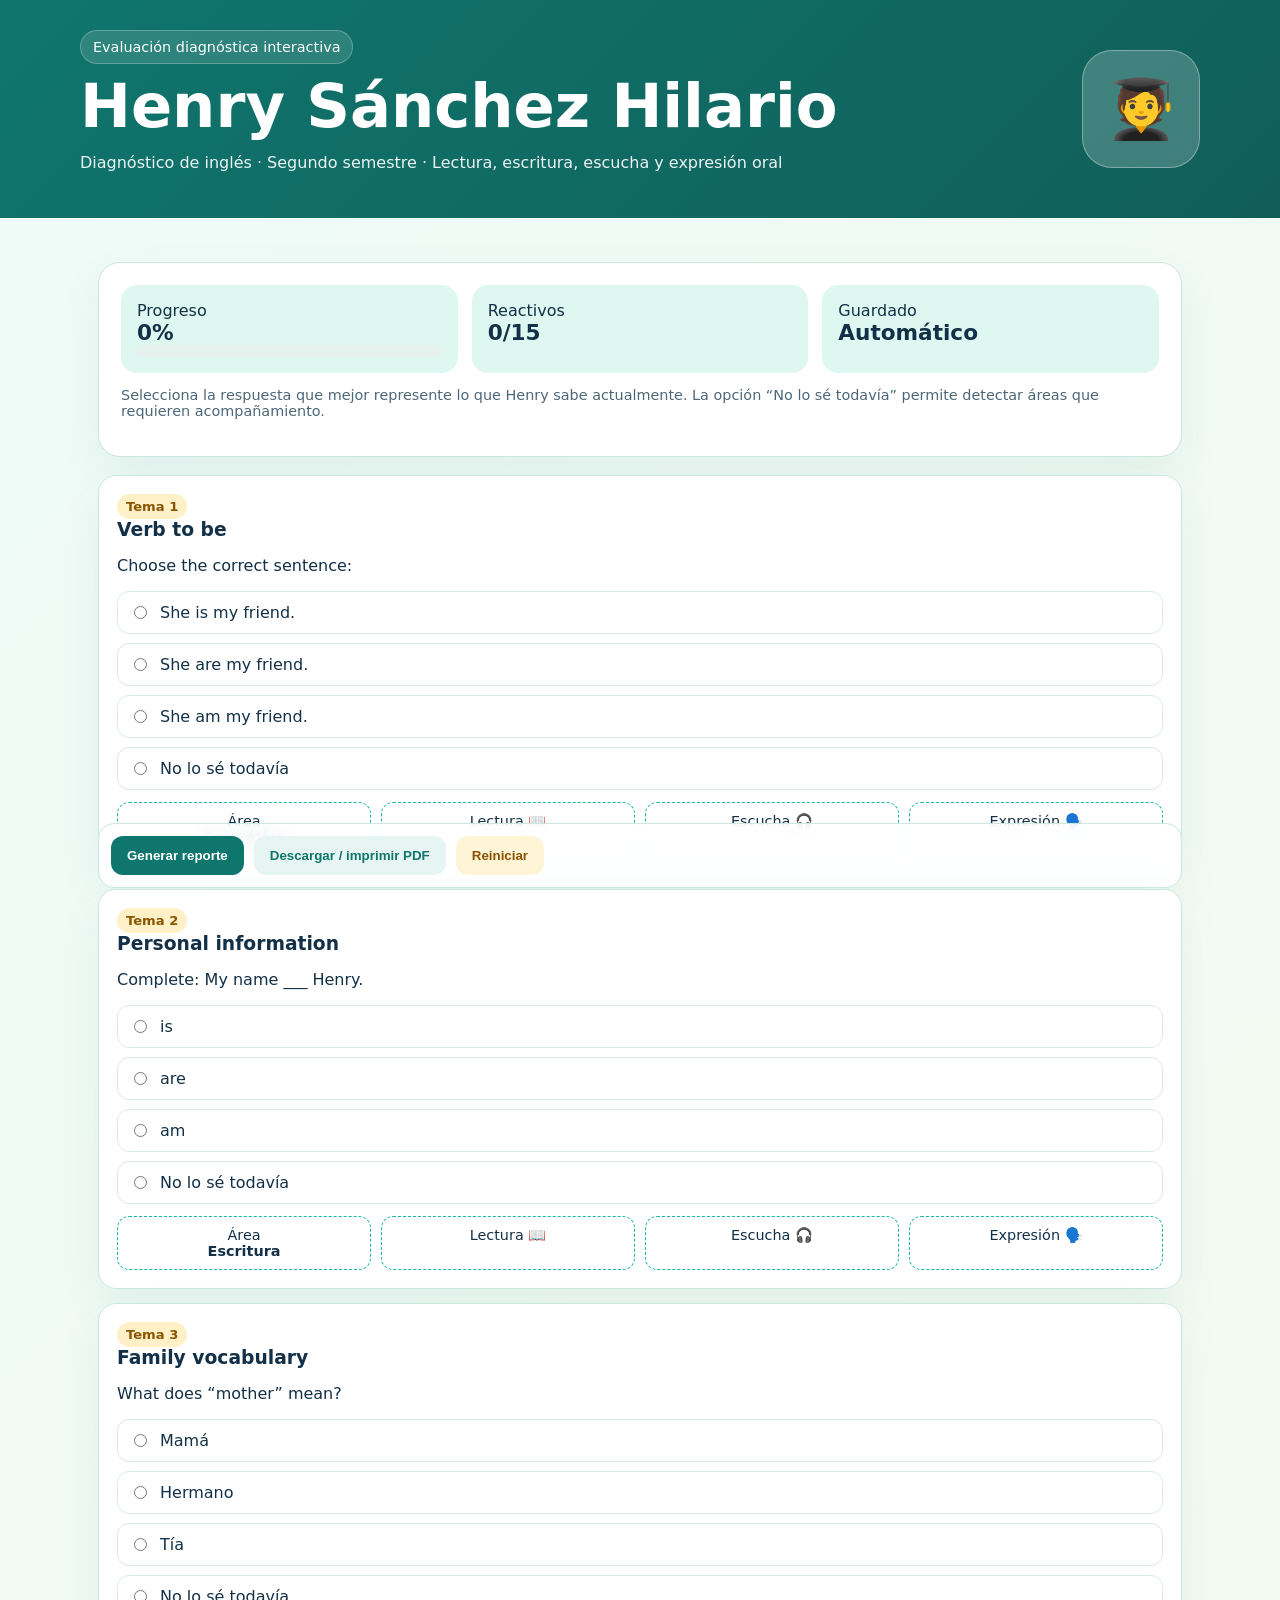
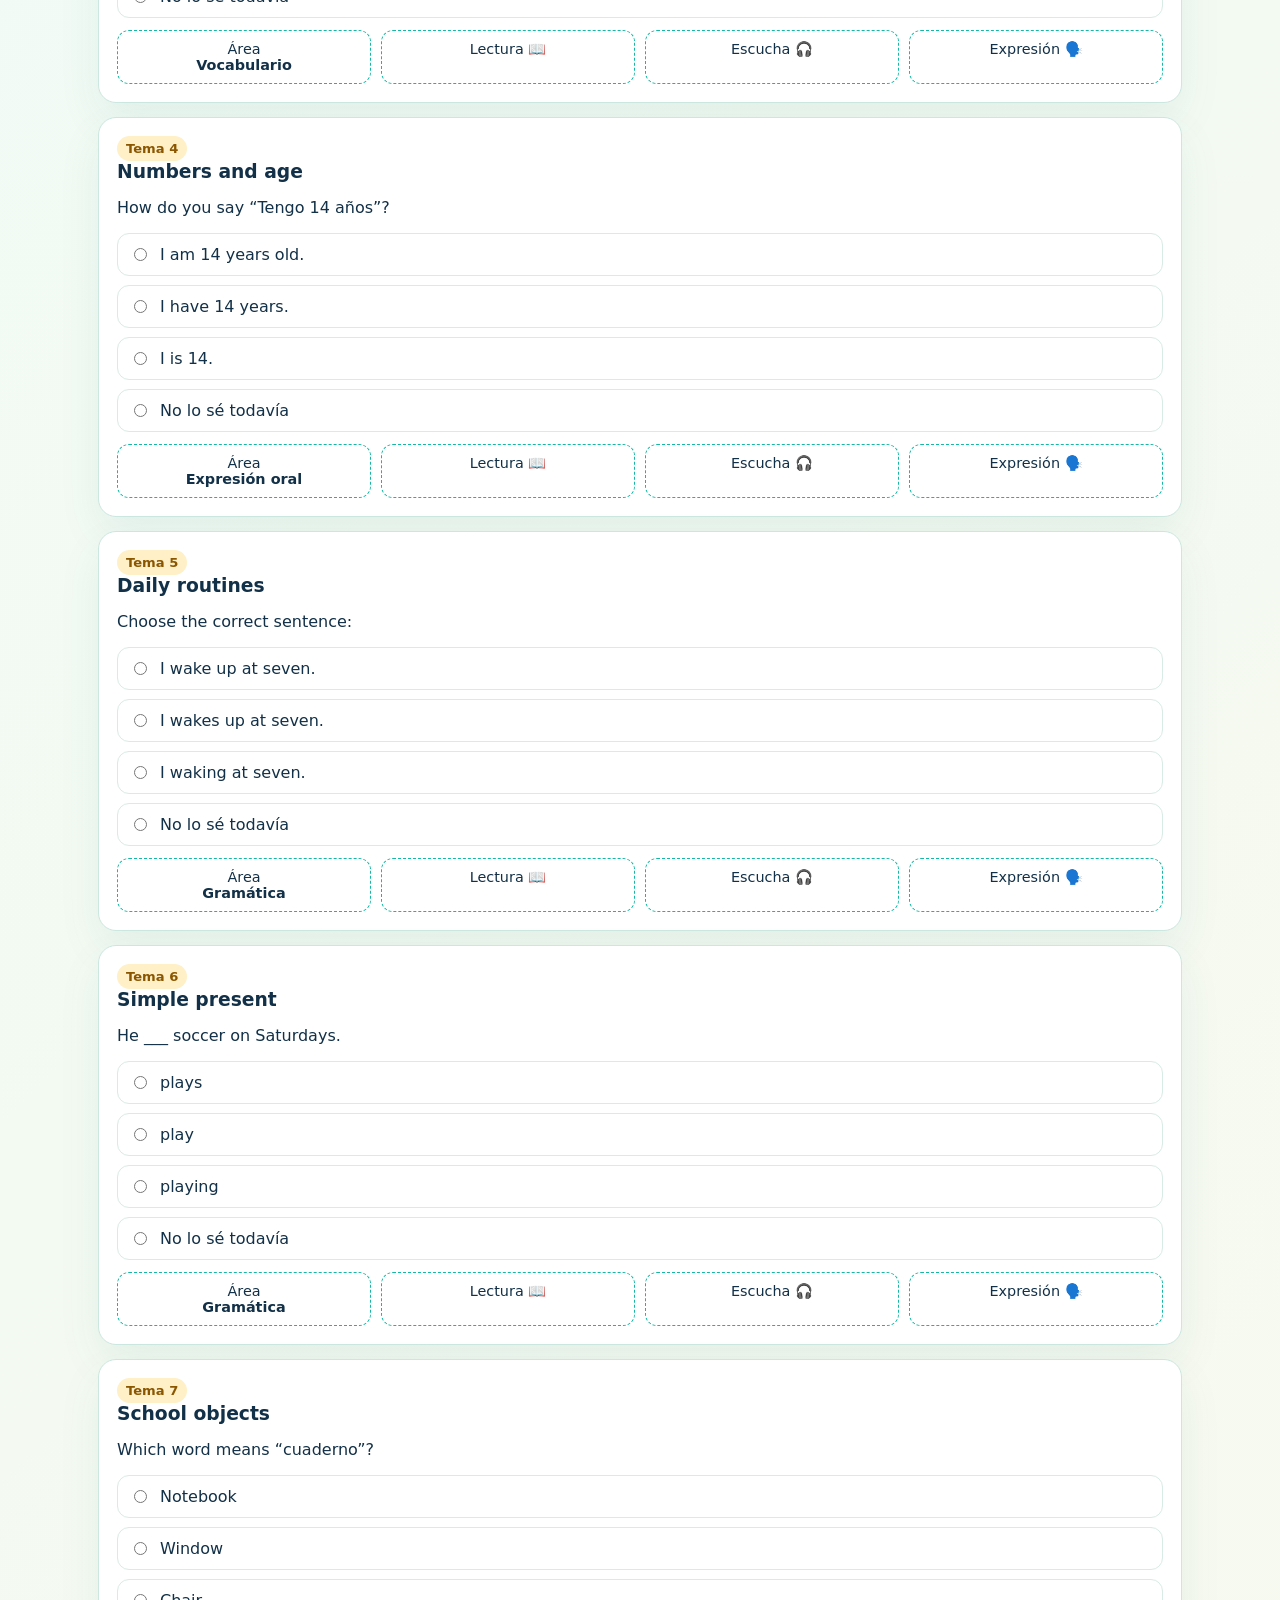
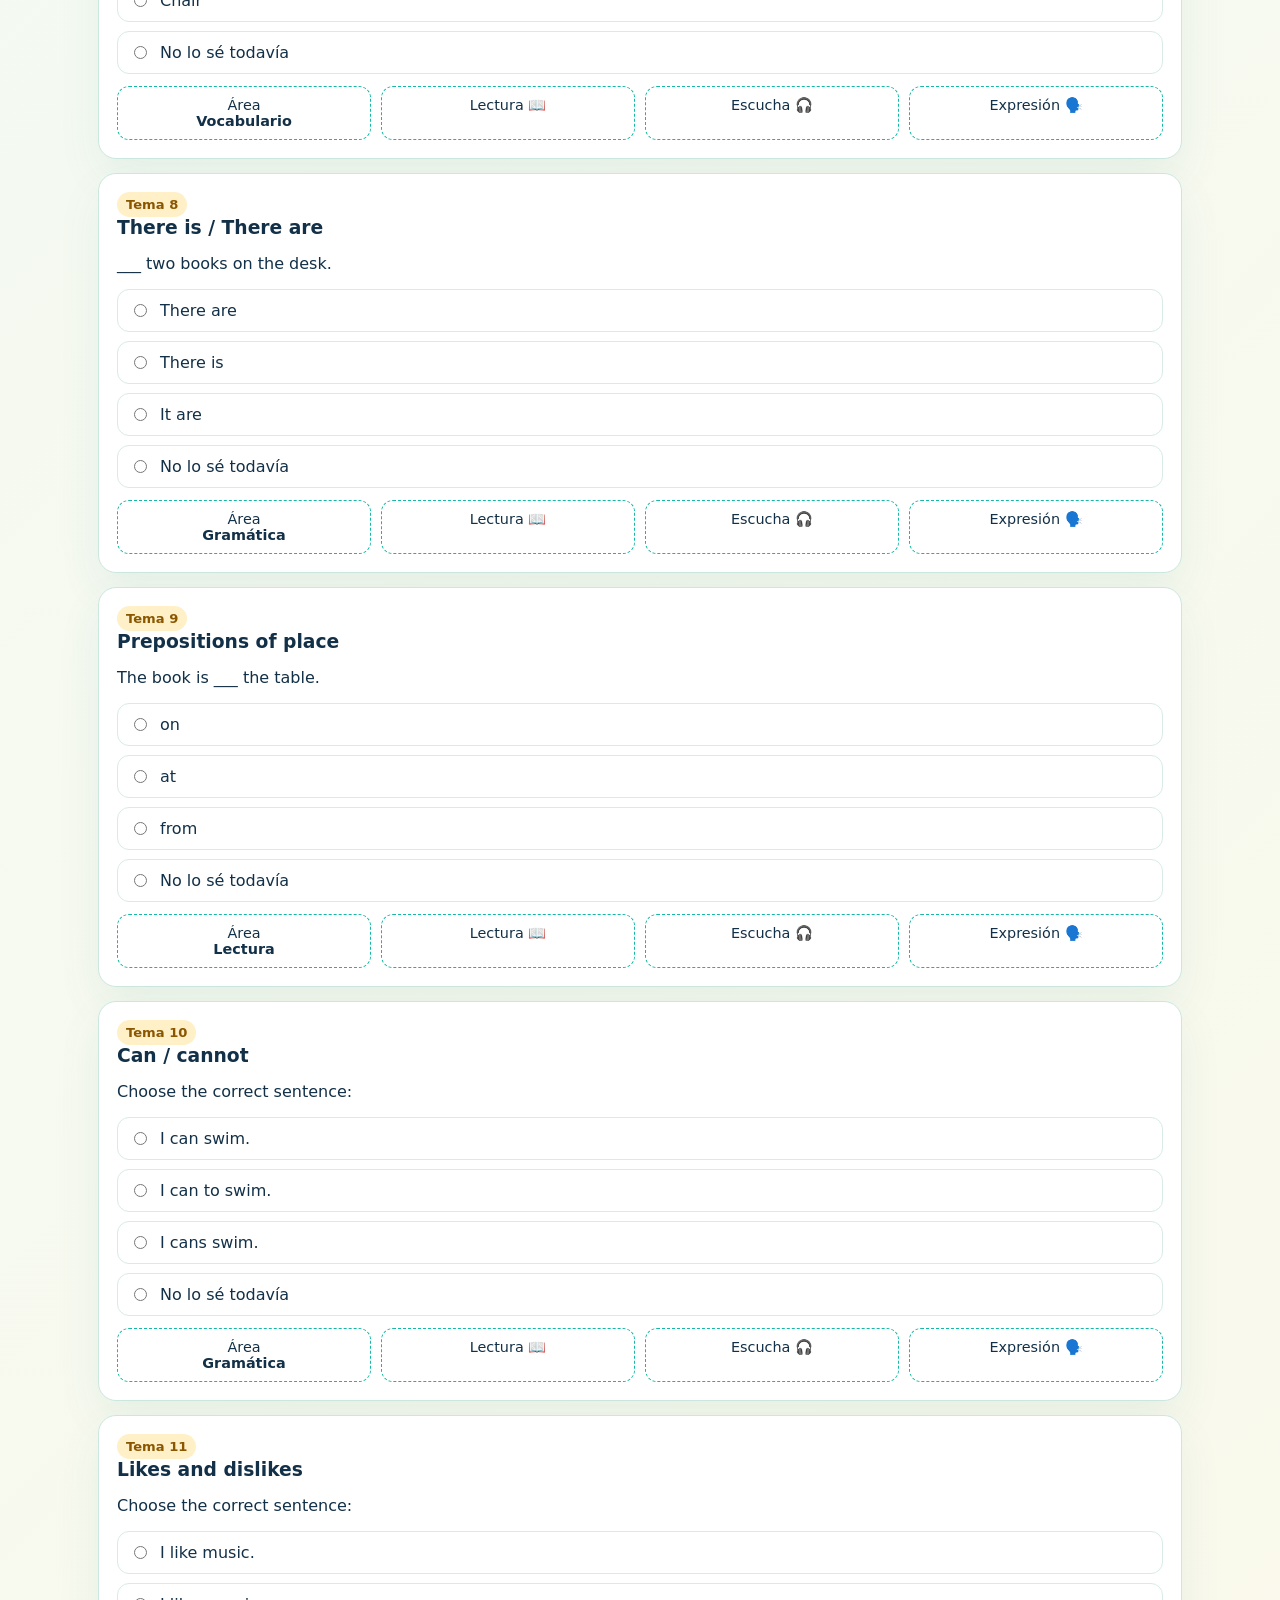
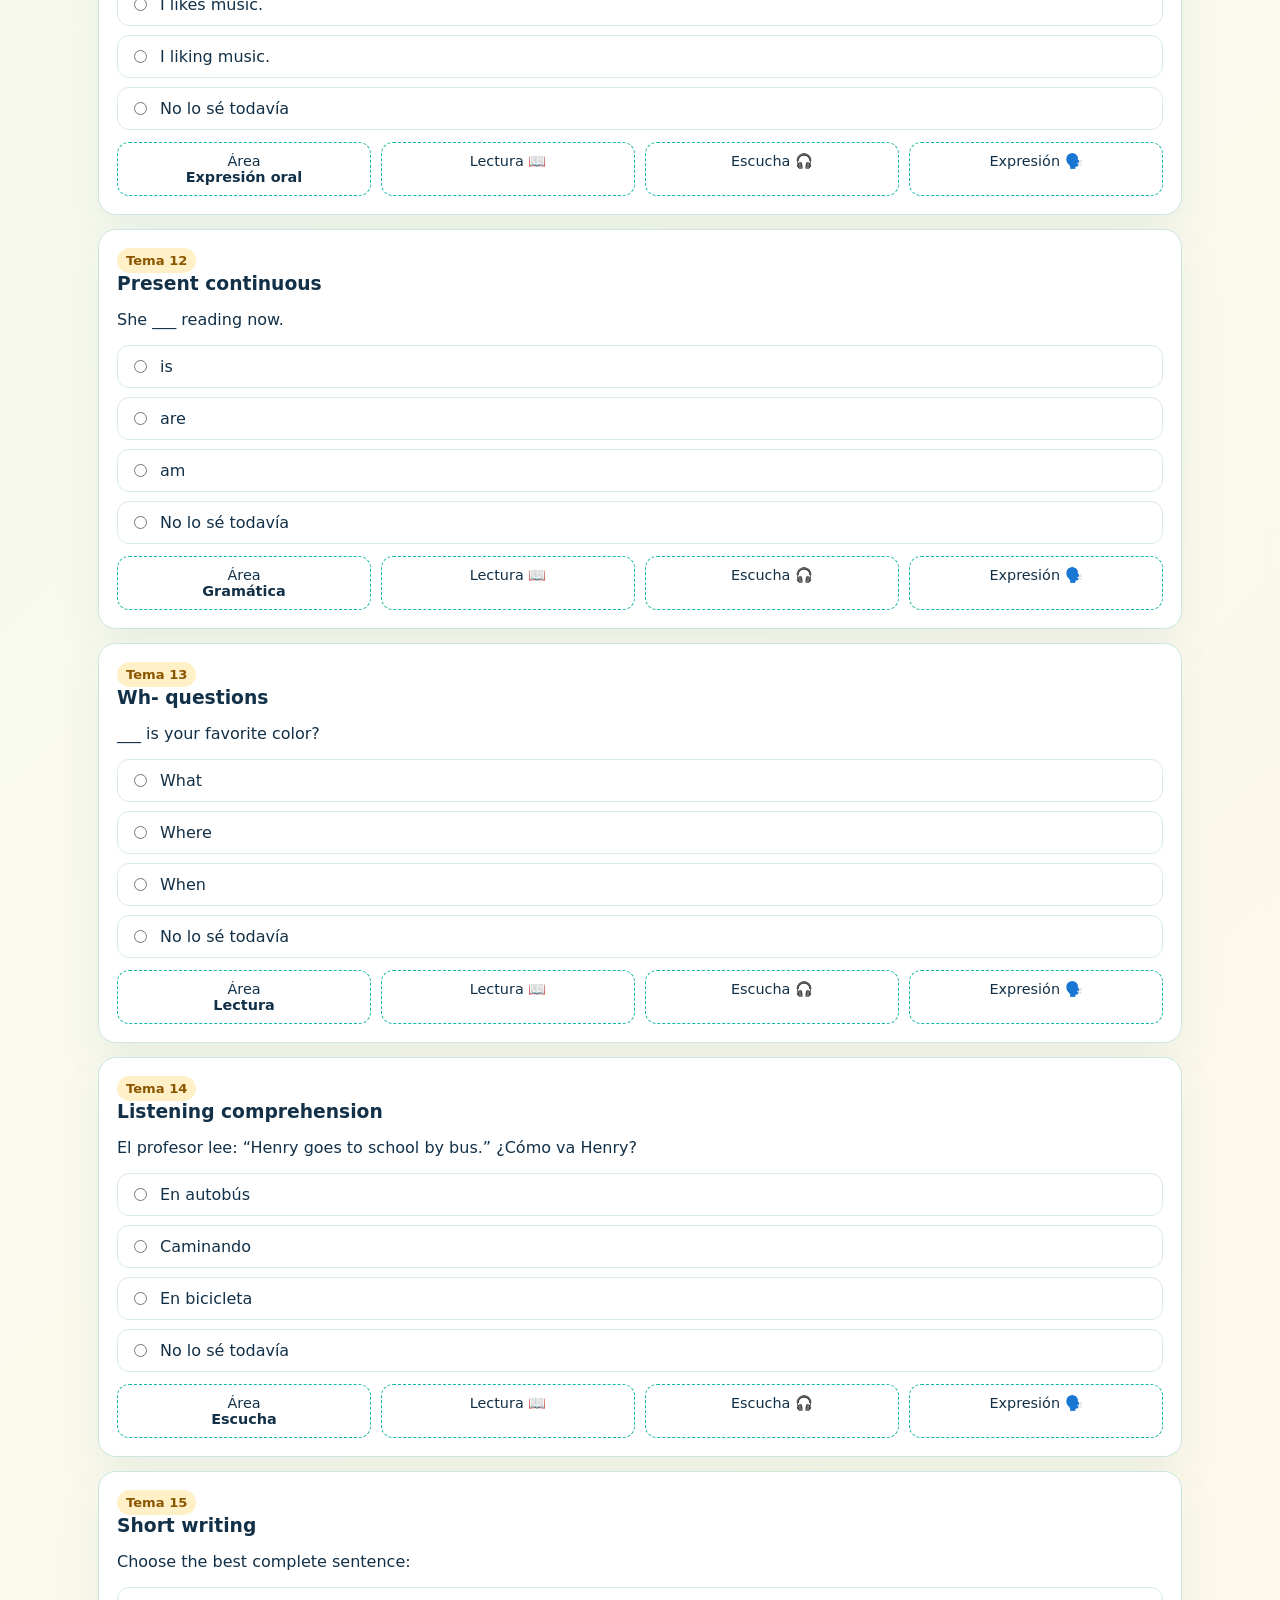
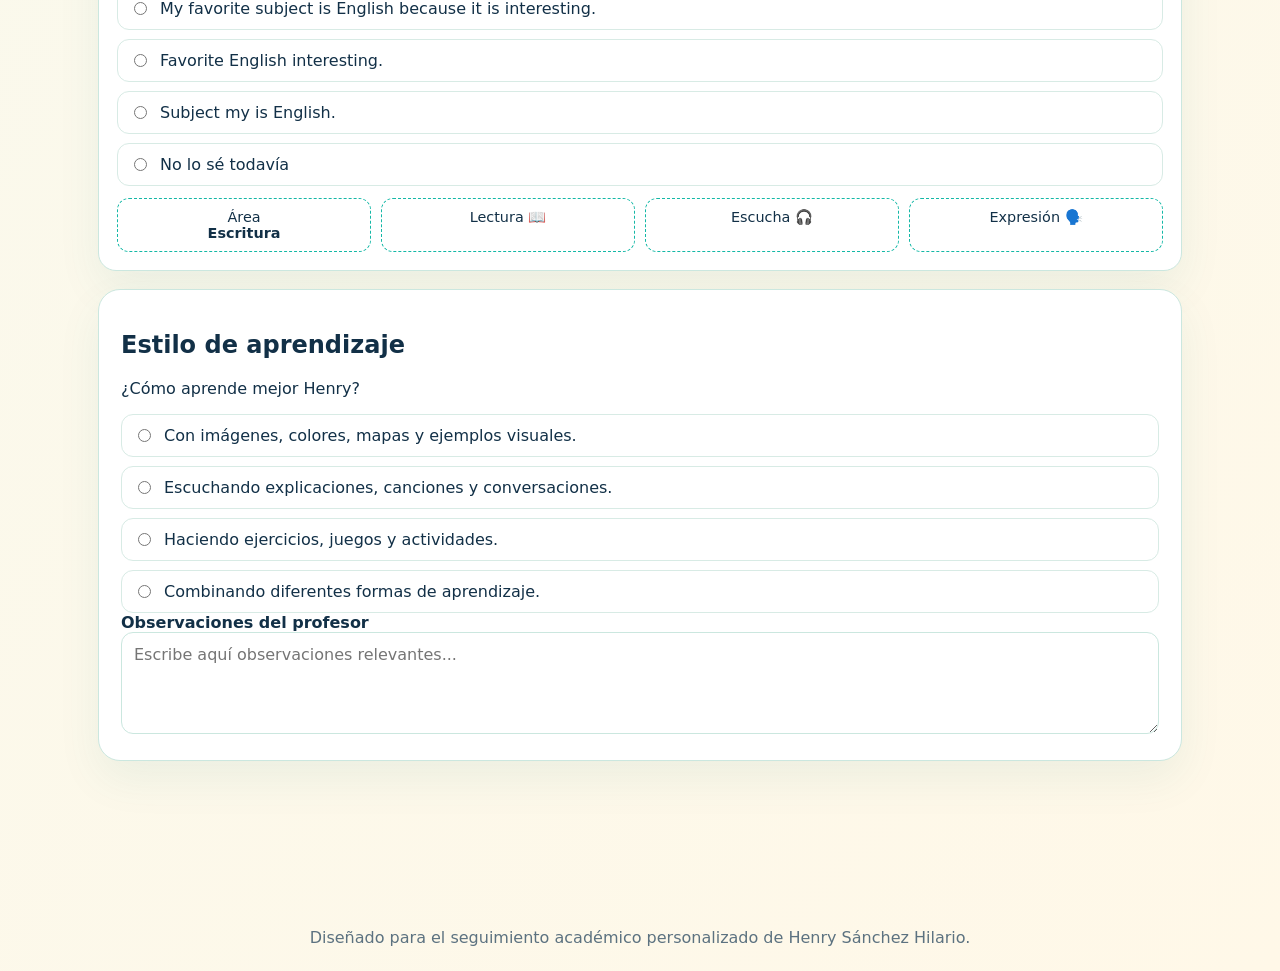
<file: diagnostico-henry/index.html>
<!doctype html>
<html lang="es">
<head>
<meta charset="utf-8"><meta name="viewport" content="width=device-width,initial-scale=1">
<title>Diagnóstico de Inglés | Henry Sánchez Hilario</title>
<style>
:root{--ink:#123047;--bg:#f5fbf8;--card:#fff;--p:#0f766e;--p2:#14b8a6;--a:#f59e0b;--soft:#dff7f1;--line:#cbe7df;--bad:#b91c1c;--ok:#166534}
*{box-sizing:border-box}body{margin:0;font-family:Inter,system-ui,-apple-system,Segoe UI,Roboto,Arial,sans-serif;background:linear-gradient(135deg,#eefbf7,#fff8e8);color:var(--ink)}
header{background:linear-gradient(135deg,var(--p),#115e59);color:#fff;padding:30px 20px}.wrap{max-width:1120px;margin:auto}.hero{display:grid;grid-template-columns:1fr auto;gap:18px;align-items:center}.badge{background:#ffffff20;border:1px solid #ffffff40;border-radius:999px;padding:8px 12px;display:inline-block;font-size:.9rem}h1{margin:12px 0 8px;font-size:clamp(2rem,5vw,3.8rem);line-height:1}.sub{opacity:.92;max-width:720px}.avatar{width:118px;height:118px;border-radius:30px;background:#fff3;display:grid;place-items:center;font-size:58px;border:1px solid #fff5}
main{padding:26px 18px 60px}.panel{background:var(--card);border:1px solid var(--line);border-radius:22px;box-shadow:0 18px 45px #0f766e12;padding:22px;margin:18px 0}.grid{display:grid;grid-template-columns:repeat(3,1fr);gap:14px}.stat{background:var(--soft);border-radius:16px;padding:16px}.stat b{font-size:1.35rem}.progress{height:12px;background:#e7f2ee;border-radius:999px;overflow:hidden}.progress>i{display:block;height:100%;background:linear-gradient(90deg,var(--p2),var(--a));width:0;transition:.4s}.topic{border:1px solid var(--line);border-radius:18px;padding:18px;margin:14px 0}.topic h3{margin:0 0 12px}.options{display:grid;gap:9px}.opt{display:flex;gap:10px;align-items:flex-start;padding:11px;border:1px solid #d8ebe5;border-radius:12px;cursor:pointer}.opt:hover{background:#f4fbf9}.opt input{margin-top:3px}.skills{display:grid;grid-template-columns:repeat(4,1fr);gap:10px;margin-top:12px}.skill{padding:10px;border:1px dashed var(--p2);border-radius:12px;text-align:center;font-size:.9rem}.actions{display:flex;gap:10px;flex-wrap:wrap;position:sticky;bottom:12px;background:#ffffffdd;backdrop-filter:blur(10px);padding:12px;border-radius:16px;border:1px solid var(--line)}button{border:0;border-radius:12px;padding:12px 16px;font-weight:700;cursor:pointer}.primary{background:var(--p);color:#fff}.secondary{background:#e6f5f1;color:var(--p)}.warn{background:#fff4d6;color:#8a5200}.report{display:none}.report.show{display:block}.bar{height:10px;border-radius:999px;background:#e8efed;overflow:hidden}.bar span{display:block;height:100%;background:var(--p2)}textarea,input[type=text]{width:100%;border:1px solid var(--line);border-radius:12px;padding:12px;font:inherit}.note{font-size:.9rem;color:#4c6778}.footer{text-align:center;color:#5c7280;padding:24px}.pill{display:inline-block;padding:5px 9px;border-radius:999px;background:#fff0c7;color:#8b5600;font-size:.82rem;font-weight:700}
@media(max-width:760px){.hero{grid-template-columns:1fr}.avatar{display:none}.grid,.skills{grid-template-columns:1fr 1fr}.panel{padding:16px}}
@media print{header,.actions,.no-print{display:none!important}body{background:#fff}.panel{box-shadow:none}.report{display:block}.topic{break-inside:avoid}}
</style>
</head>
<body>
<header><div class="wrap hero"><div><span class="badge">Evaluación diagnóstica interactiva</span><h1>Henry Sánchez Hilario</h1><p class="sub">Diagnóstico de inglés · Segundo semestre · Lectura, escritura, escucha y expresión oral</p></div><div class="avatar">🧑‍🎓</div></div></header>
<main class="wrap">
<section class="panel">
<div class="grid"><div class="stat"><span>Progreso</span><br><b id="pct">0%</b><div class="progress"><i id="prog"></i></div></div><div class="stat"><span>Reactivos</span><br><b><span id="answered">0</span>/15</b></div><div class="stat"><span>Guardado</span><br><b id="saved">Automático</b></div></div>
<p class="note">Selecciona la respuesta que mejor represente lo que Henry sabe actualmente. La opción “No lo sé todavía” permite detectar áreas que requieren acompañamiento.</p>
</section>
<form id="quiz"></form>
<section class="panel no-print">
<h2>Estilo de aprendizaje</h2><p>¿Cómo aprende mejor Henry?</p>
<div class="options" id="styleBox">
<label class="opt"><input type="radio" name="learningStyle" value="Visual"> Con imágenes, colores, mapas y ejemplos visuales.</label>
<label class="opt"><input type="radio" name="learningStyle" value="Auditivo"> Escuchando explicaciones, canciones y conversaciones.</label>
<label class="opt"><input type="radio" name="learningStyle" value="Práctico"> Haciendo ejercicios, juegos y actividades.</label>
<label class="opt"><input type="radio" name="learningStyle" value="Mixto"> Combinando diferentes formas de aprendizaje.</label>
</div>
<label><b>Observaciones del profesor</b><textarea id="notes" rows="4" placeholder="Escribe aquí observaciones relevantes..."></textarea></label>
</section>
<div class="actions"><button class="primary" type="button" onclick="buildReport()">Generar reporte</button><button class="secondary" type="button" onclick="window.print()">Descargar / imprimir PDF</button><button class="warn" type="button" onclick="resetAll()">Reiniciar</button></div>
<section class="panel report" id="report"><h2>Reporte diagnóstico de Henry</h2><div id="summary"></div></section>
</main><div class="footer">Diseñado para el seguimiento académico personalizado de Henry Sánchez Hilario.</div>
<script>
const topics=[
['Verb to be','Choose the correct sentence:','She is my friend.','She are my friend.','She am my friend.','Gramática'],
['Personal information','Complete: My name ___ Henry.','is','are','am','Escritura'],
['Family vocabulary','What does “mother” mean?','Mamá','Hermano','Tía','Vocabulario'],
['Numbers and age','How do you say “Tengo 14 años”?','I am 14 years old.','I have 14 years.','I is 14.','Expresión oral'],
['Daily routines','Choose the correct sentence:','I wake up at seven.','I wakes up at seven.','I waking at seven.','Gramática'],
['Simple present','He ___ soccer on Saturdays.','plays','play','playing','Gramática'],
['School objects','Which word means “cuaderno”?','Notebook','Window','Chair','Vocabulario'],
['There is / There are','___ two books on the desk.','There are','There is','It are','Gramática'],
['Prepositions of place','The book is ___ the table.','on','at','from','Lectura'],
['Can / cannot','Choose the correct sentence:','I can swim.','I can to swim.','I cans swim.','Gramática'],
['Likes and dislikes','Choose the correct sentence:','I like music.','I likes music.','I liking music.','Expresión oral'],
['Present continuous','She ___ reading now.','is','are','am','Gramática'],
['Wh- questions','___ is your favorite color?','What','Where','When','Lectura'],
['Listening comprehension','El profesor lee: “Henry goes to school by bus.” ¿Cómo va Henry?','En autobús','Caminando','En bicicleta','Escucha'],
['Short writing','Choose the best complete sentence:','My favorite subject is English because it is interesting.','Favorite English interesting.','Subject my is English.','Escritura']
];
const quiz=document.getElementById('quiz');
topics.forEach((t,i)=>{quiz.insertAdjacentHTML('beforeend',`<section class="panel topic"><span class="pill">Tema ${i+1}</span><h3>${t[0]}</h3><p>${t[1]}</p><div class="options">${[t[2],t[3],t[4],'No lo sé todavía'].map((x,j)=>`<label class="opt"><input type="radio" name="q${i}" value="${j}" onchange="save()"> ${x}</label>`).join('')}</div><div class="skills"><div class="skill">Área<br><b>${t[5]}</b></div><div class="skill">Lectura 📖</div><div class="skill">Escucha 🎧</div><div class="skill">Expresión 🗣️</div></div></section>`) });
function save(){const data={};new FormData(document.querySelector('main')).forEach((v,k)=>data[k]=v);data.notes=notes.value;localStorage.setItem('diagHenry',JSON.stringify(data));update();saved.textContent='Guardado ✓'}
function load(){const d=JSON.parse(localStorage.getItem('diagHenry')||'{}');Object.entries(d).forEach(([k,v])=>{if(k==='notes')notes.value=v;else{const e=document.querySelector(`[name="${k}"][value="${v}"]`);if(e)e.checked=true}});update()}
function update(){let n=0;topics.forEach((_,i)=>{if(document.querySelector(`[name=q${i}]:checked`))n++});answered.textContent=n;pct.textContent=Math.round(n/15*100)+'%';prog.style.width=(n/15*100)+'%'}
function buildReport(){let correct=0,unknown=0,areas={};topics.forEach((t,i)=>{const e=document.querySelector(`[name=q${i}]:checked`);if(!e)return;areas[t[5]]??={ok:0,total:0};areas[t[5]].total++;if(e.value==='0'){correct++;areas[t[5]].ok++}if(e.value==='3')unknown++});const completed=[...document.querySelectorAll('#quiz input:checked')].length;const level=correct>=13?'Avanzado':correct>=10?'Satisfactorio':correct>=6?'En desarrollo':'Requiere acompañamiento';summary.innerHTML=`<p><b>Resultado general:</b> ${correct}/15 respuestas correctas. <b>Nivel:</b> ${level}.</p><p><b>Reactivos respondidos:</b> ${completed}/15 · <b>“No lo sé todavía”:</b> ${unknown}</p>${Object.entries(areas).map(([a,v])=>`<p><b>${a}:</b> ${v.ok}/${v.total}<div class="bar"><span style="width:${v.total?v.ok/v.total*100:0}%"></span></div></p>`).join('')}<p><b>Estilo de aprendizaje:</b> ${document.querySelector('[name=learningStyle]:checked')?.value||'No indicado'}</p><p><b>Observaciones:</b> ${notes.value||'Sin observaciones adicionales.'}</p><h3>Recomendación</h3><p>${correct>=10?'Continuar con actividades comunicativas, lectura breve y práctica oral semanal.':'Reforzar vocabulario básico, estructuras del presente simple y comprensión de instrucciones cortas mediante ejercicios visuales y prácticos.'}</p>`;report.classList.add('show');report.scrollIntoView({behavior:'smooth'});save()}
function resetAll(){if(confirm('¿Deseas borrar todo el progreso de Henry?')){localStorage.removeItem('diagHenry');location.reload()}}
document.querySelectorAll('[name=learningStyle]').forEach(e=>e.onchange=save);notes.oninput=save;load();
</script>
</body></html>
</file>
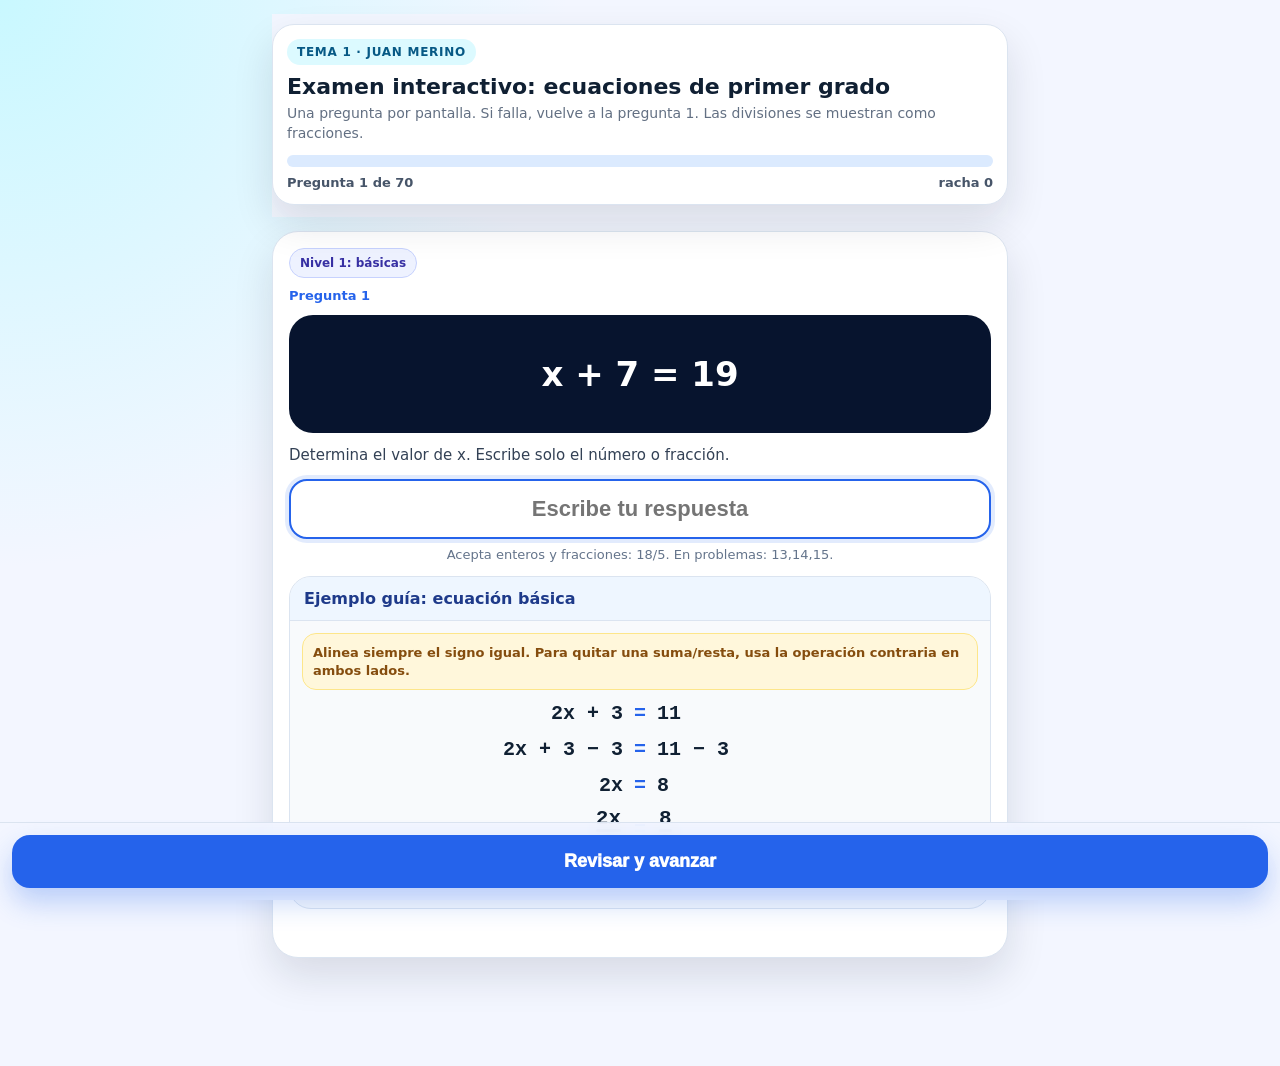
<file: examen-juan-merino/index.html>
<!doctype html>
<html lang="es">
<head>
<meta charset="utf-8">
<meta name="viewport" content="width=device-width,initial-scale=1,viewport-fit=cover">
<title>Examen interactivo Juan Merino - Tema 1</title>
<style>
:root{--bg:#f3f6ff;--ink:#102033;--muted:#637083;--card:#fff;--blue:#2563eb;--blue2:#1d4ed8;--navy:#07142e;--line:#dbe4f0;--green:#16a34a;--red:#dc2626;--yellow:#fff7db;--shadow:0 18px 40px rgba(15,23,42,.12)}
*{box-sizing:border-box}body{margin:0;background:radial-gradient(circle at top left,#c9f8ff,transparent 34%),var(--bg);font-family:system-ui,-apple-system,BlinkMacSystemFont,"Segoe UI",sans-serif;color:var(--ink)}
.app{max-width:760px;margin:auto;min-height:100vh;padding:14px 12px 108px}.top{position:sticky;top:0;z-index:5;background:rgba(243,246,255,.92);backdrop-filter:blur(10px);padding:10px 0 12px}.brand{border:1px solid var(--line);border-radius:22px;background:var(--card);box-shadow:var(--shadow);padding:14px}.badge{display:inline-block;background:#dcfaff;color:#075985;border-radius:999px;padding:6px 10px;font-size:12px;font-weight:900;letter-spacing:.06em;text-transform:uppercase}.brand h1{font-size:22px;line-height:1.05;margin:10px 0 6px}.brand p{font-size:14px;color:var(--muted);line-height:1.4;margin:0}.bar{height:12px;background:#dbeafe;border-radius:999px;overflow:hidden;margin-top:12px}.fill{height:100%;width:0%;background:linear-gradient(90deg,#38bdf8,var(--blue));transition:.25s}.meta{display:flex;justify-content:space-between;gap:8px;margin-top:8px;color:#475569;font-weight:800;font-size:13px}.card{background:var(--card);border:1px solid var(--line);border-radius:26px;box-shadow:var(--shadow);padding:16px;margin-top:14px}.section{display:inline-flex;background:#eef2ff;color:#3730a3;border:1px solid #c7d2fe;border-radius:999px;padding:7px 10px;font-weight:900;font-size:12px}.qnum{font-weight:900;color:var(--blue);font-size:13px;margin-top:10px}.question{font-size:28px;line-height:1.18;font-weight:900;text-align:center;background:var(--navy);color:white;border-radius:24px;padding:24px 10px;margin:12px 0;min-height:118px;display:flex;align-items:center;justify-content:center;flex-wrap:wrap;gap:7px}.prompt{font-size:15px;color:#334155;line-height:1.45;margin:0 0 12px}.input{width:100%;font-size:22px;font-weight:900;text-align:center;border:2px solid #cbd5e1;border-radius:18px;padding:15px;outline:none}.input:focus{border-color:var(--blue);box-shadow:0 0 0 4px rgba(37,99,235,.13)}.hint{font-size:13px;color:#64748b;text-align:center;margin-top:8px}.example{margin-top:14px;border:1px solid var(--line);border-radius:22px;background:#f8fafc;overflow:hidden}.exhead{padding:12px 14px;background:#eef6ff;border-bottom:1px solid var(--line);font-weight:900;color:#1e3a8a}.exbody{padding:12px}.note{background:var(--yellow);border:1px solid #fde68a;color:#854d0e;border-radius:14px;padding:10px;font-size:13px;font-weight:800;line-height:1.35;margin-bottom:10px}.work{font-family:ui-monospace,SFMono-Regular,Menlo,Consolas,monospace;font-weight:900;font-size:18px;line-height:1.4}.row{display:grid;grid-template-columns:1fr 26px 1fr;align-items:center;gap:4px;margin:8px 0}.row .l{text-align:right}.row .eq{text-align:center;color:var(--blue)}.row .r{text-align:left}.frac{display:inline-grid;grid-template-rows:auto 2px auto;align-items:center;justify-items:center;line-height:1;vertical-align:middle;margin:0 2px}.frac b{height:2px;width:100%;background:currentColor;border-radius:99px;margin:2px 0}.bottom{position:fixed;left:0;right:0;bottom:0;padding:12px max(12px,env(safe-area-inset-left)) calc(12px + env(safe-area-inset-bottom));background:rgba(243,246,255,.94);backdrop-filter:blur(10px);border-top:1px solid var(--line);z-index:10}.btn{width:100%;border:0;border-radius:18px;background:var(--blue);color:white;font-size:18px;font-weight:950;padding:16px;box-shadow:0 14px 28px rgba(37,99,235,.28)}.btn:active{background:var(--blue2);transform:translateY(1px)}.msg{margin-top:10px;text-align:center;font-weight:900;min-height:22px}.bad{color:var(--red)}.ok{color:var(--green)}.final{display:none;text-align:center}.final h2{font-size:34px;margin:8px 0}.final p{color:#334155;line-height:1.5}.restart{background:#0f172a;margin-top:12px}.frac.big{font-size:1.05em}.frac.big b{height:3px;margin:4px 0}@media(min-width:700px){.question{font-size:34px}.work{font-size:20px}}
</style>
</head>
<body>
<div class="app">
 <div class="top"><div class="brand"><span class="badge">Tema 1 · Juan Merino</span><h1>Examen interactivo: ecuaciones de primer grado</h1><p>Una pregunta por pantalla. Si falla, vuelve a la pregunta 1. Las divisiones se muestran como fracciones.</p><div class="bar"><div class="fill" id="fill"></div></div><div class="meta"><span id="count">Pregunta 1 de 70</span><span id="streak">racha 0</span></div></div></div>
 <main id="quiz"><section class="card"><span class="section" id="sec"></span><div class="qnum" id="qnum"></div><div class="question" id="q"></div><p class="prompt" id="prompt"></p><input class="input" id="ans" inputmode="text" autocomplete="off" placeholder="Escribe tu respuesta"><div class="hint">Acepta enteros y fracciones: 18/5. En problemas: 13,14,15.</div><div class="example"><div class="exhead" id="exTitle"></div><div class="exbody"><div class="note" id="exNote"></div><div class="work" id="exWork"></div></div></div><div class="msg" id="msg"></div></section></main>
 <section class="card final" id="final"><h2>¡Terminaste!</h2><p>Juan resolvió las 70 preguntas del Tema 1 sin fallar en la ruta final.</p><button class="btn restart" onclick="restart()">Volver a empezar</button></section>
</div>
<div class="bottom"><button class="btn" id="check">Revisar y avanzar</button></div>
<script>
const F=(a,b)=>`<span class="frac big"><span>${a}</span><b></b><span>${b}</span></span>`;
const examples={basico:{t:'Ejemplo guía: ecuación básica',n:'Alinea siempre el signo igual. Para quitar una suma/resta, usa la operación contraria en ambos lados.',w:[['2x + 3','11'],['2x + 3 − 3','11 − 3'],['2x','8'],[F('2x','2'),F('8','2')],['x','4']]},paren:{t:'Ejemplo guía: con paréntesis',n:'Primero distribuye. Después junta términos semejantes y despeja x.',w:[['2(x + 3) − 4','10'],['2x + 6 − 4','10'],['2x + 2','10'],['2x + 2 − 2','10 − 2'],['2x','8'],[F('2x','2'),F('8','2')],['x','4']]},frac1:{t:'Ejemplo guía: fracción sencilla',n:'Una fracción significa división. Si el denominador es 5, todo el numerador está dividido entre 5.',w:[[F('x − 4','5'),'6'],[F('x − 4','5')+' · 5','6 · 5'],['x − 4','30'],['x − 4 + 4','30 + 4'],['x','34']]},frac2:{t:'Ejemplo guía: fracciones más largas',n:'Quita denominadores multiplicando por un número que sirva para todos. La división se escribe como fracción.',w:[[F('x','4')+' + '+F('x','8'),'6'],['8('+F('x','4')+') + 8('+F('x','8')+')','8(6)'],['2x + x','48'],['3x','48'],[F('3x','3'),F('48','3')],['x','16']]},examen:{t:'Ejemplo guía: parecido al examen',n:'Primero quita fracciones. Después distribuye, junta términos y despeja.',w:[[F('2(x+1)','3')+' + 4','10'],['3('+F('2(x+1)','3')+') + 3(4)','3(10)'],['2(x+1)+12','30'],['2x+2+12','30'],['2x+14','30'],['2x','16'],[F('2x','2'),F('16','2')],['x','8']]},problema:{t:'Ejemplo guía: problema de planteamiento',n:'Convierte palabras en ecuación. Consecutivos: x, x+1, x+2.',w:[[F('x+(x+1)+(x+2)','2'),'21'],['x+(x+1)+(x+2)','42'],['3x+3','42'],['3x','39'],['x','13'],['números','13, 14, 15']]}};
const Q=[['basico','x + 7 = 19',['12']],['basico','x − 5 = 23',['28']],['basico','3x = 36',['12']],['basico',F('x','4')+' = 9',['36']],['basico','2x + 5 = 21',['8']],['basico','5x − 10 = 35',['9']],['basico','7x + 3 = 45',['6']],['basico','9x − 8 = 46',['6']],['basico','4x + 12 = 0',['-3']],['basico','6x − 18 = 30',['8']],['basico','8x + 5 = 69',['8']],['basico','10x − 15 = 25',['4']],['basico','12 − 3x = 0',['4']],['basico','15 = 2x + 7',['4']],['basico','4x − 7 = 2x + 11',['9']],['paren','3x + 5(2x − 1) = 8 − 3(4 − 5x)',['-1/2','-.5','-0.5']],['paren','2(x + 4) − 3(x − 1) = 9',['2']],['paren','4(x − 2) + 3 = 2x + 11',['8']],['paren','5(3x − 2) = 2(4x + 9)',['4']],['paren','7 − 2(x + 5) = 3x − 8',['1']],['paren','6(x − 1) − 2(x + 3) = 20',['8']],['paren','4(2x + 1) − 3(x − 4) = 31',['3']],['paren','10 − 3(2x − 1) = x + 6',['1']],['paren','8(x − 2) + 4 = 2(3x + 5)',['11']],['paren','9 − 4(x − 3) = 2x + 15',['1']],['paren','3(2x − 5) + 4(x + 1) = 25',['18/5','3.6']],['paren','2(5x + 3) − 7(x − 2) = 31',['11/3','3.6666666667']],['paren','5(4 − x) + 2(3x − 1) = 22',['4']],['paren','6 − 2(3x + 4) = 4(x − 5)',['9/5','1.8']],['paren','7(x − 3) − 2(2x + 5) = 11',['14']],['frac1',F('x','2')+' + 3 = 10',['14']],['frac1',F('x','3')+' − 2 = 5',['21']],['frac1',F('x + 4','2')+' = 8',['12']],['frac1',F('x − 5','3')+' = 7',['26']],['frac1',F('2x + 6','4')+' = 5',['7']],['frac1',F('3x − 9','6')+' = 4',['11']],['frac1',F('x + 2','5')+' = '+F('x − 1','2'),['3']],['frac1',F('2x − 3','5')+' = '+F('x + 4','10'),['10/3','3.3333333333']],['frac1',F('3x + 2','4')+' = '+F('x + 6','2'),['10']],['frac1',F('5x','6')+' − '+F('3','6')+' = '+F('2','4')+' + '+F('x','4'),['12/7','1.7142857143']],['frac2',F('x','5')+' + '+F('x','10')+' = 9',['30']],['frac2',F('x','4')+' − '+F('x','8')+' = 3',['24']],['frac2',F('x − 2','3')+' + '+F('x + 1','6')+' = 5',['11']],['frac2',F('2x + 1','3')+' − '+F('x − 2','6')+' = 4',['20/3','6.6666666667']],['frac2',F('x + 3','4')+' + '+F('x − 1','2')+' = 6',['23/3','7.6666666667']],['frac2','2x + 3 = '+F('x','2')+' + 15',['8']],['frac2','3x − 5 = '+F('x + 7','2'),['17/5','3.4']],['frac2',F('4x − 1','3')+' + 2 = x + 5',['10']],['frac2',F('5(x − 1)','2')+' = x + 10',['25/3','8.3333333333']],['frac2',F('3(x + 2)','4')+' = x − 1',['10']],['frac2',F('2(x − 3)','5')+' + 1 = '+F('x + 4','2'),['-22']],['frac2',F('3x + 5','2')+' − '+F('x − 1','3')+' = 7',['25/7','3.5714285714']],['frac2',F('x + 8','6')+' + '+F('x − 4','3')+' = 7',['14']],['frac2','4 − '+F('x − 2','5')+' = '+F('x','10'),['44/3','14.6666666667']],['frac2',F('5x − 7','4')+' = '+F('2x + 1','3'),['25/7','3.5714285714']],['examen',F('x','2')+' + 3(x − 1) = 17',['40/7','5.7142857143']],['examen','2(x + 5) − '+F('x','3')+' = 18',['24/5','4.8']],['examen',F('x − 6','2')+' + '+F('x + 2','4')+' = 5',['10']],['examen','3 − '+F('2x + 1','5')+' = '+F('x − 4','10'),['32/5','6.4']],['examen',F('5(x + 1)','3')+' − '+F('2(x − 2)','3')+' = 9',['6']],['examen','4(x − 2) + '+F('x','2')+' = 19',['6']],['examen',F('3(x + 1)','2')+' + 5 = x + 14',['15']],['examen','6 − '+F('x + 3','4')+' = 2',['13']],['examen',F('2x − 5','3')+' + 4 = '+F('x + 7','2'),['7']],['examen','5 − '+F('3x − 1','6')+' = '+F('x + 2','3'),['27/5','5.4']],['problema','La mitad de la suma de tres números enteros consecutivos es 21. ¿Cuáles son?',['13,14,15','13 14 15','13, 14, 15']],['problema','La suma de tres números enteros consecutivos es 72. ¿Cuáles son?',['23,24,25','23 24 25','23, 24, 25']],['problema','El doble de un número más 7 es igual a 35. ¿Cuál es el número?',['14']],['problema','El triple de un número menos 9 es igual a 30. ¿Cuál es el número?',['13']],['problema','El largo de un rectángulo mide 4 más que su ancho. Si el perímetro es 32, ¿cuánto mide el ancho y cuánto mide el largo?',['6,10','6 10','ancho 6 largo 10','6, 10']]];
let i=0,streak=0;const $=id=>document.getElementById(id);function norm(s){return String(s).toLowerCase().replace(/x\s*=|=/g,'').replace(/−/g,'-').replace(/\s+/g,'').replace(/;/g,',').trim()}function renderWork(rows){return rows.map(r=>`<div class="row"><span class="l">${r[0]}</span><span class="eq">=</span><span class="r">${r[1]}</span></div>`).join('')}function sectionName(s){return {basico:'Nivel 1: básicas',paren:'Nivel 2: paréntesis',frac1:'Nivel 3: fracciones sencillas',frac2:'Nivel 4: fracciones largas',examen:'Nivel 5: parecido al examen',problema:'Nivel 6: problemas'}[s]}function render(){if(i>=Q.length){$('quiz').style.display='none';$('final').style.display='block';$('check').style.display='none';$('fill').style.width='100%';$('count').textContent='70 de 70';return}let [sec,q]=Q[i],e=examples[sec];$('sec').textContent=sectionName(sec);$('qnum').textContent='Pregunta '+(i+1);$('q').innerHTML=q;$('prompt').textContent=sec==='problema'?'Escribe solo la respuesta. Ejemplo: 13,14,15 o 6,10.':'Determina el valor de x. Escribe solo el número o fracción.';$('exTitle').textContent=e.t;$('exNote').textContent=e.n;$('exWork').innerHTML=renderWork(e.w);$('ans').value='';$('msg').textContent='';$('msg').className='msg';$('count').textContent='Pregunta '+(i+1)+' de '+Q.length;$('streak').textContent='racha '+streak;$('fill').style.width=(i/Q.length*100)+'%';setTimeout(()=>$('ans').focus(),80)}function check(){let v=norm($('ans').value),ok=Q[i][2].some(a=>norm(a)===v);if(!v)return;if(ok){i++;streak++;$('msg').textContent='Correcto. Avanzas.';$('msg').className='msg ok';setTimeout(render,450)}else{streak=0;$('msg').textContent='Incorrecto. Regresas a la pregunta 1.';$('msg').className='msg bad';setTimeout(()=>{i=0;render()},950)}}function restart(){i=0;streak=0;$('quiz').style.display='block';$('final').style.display='none';$('check').style.display='block';render()}$('check').addEventListener('click',check);$('ans').addEventListener('keydown',e=>{if(e.key==='Enter')check()});render();
</script>
</body>
</html>
</file>
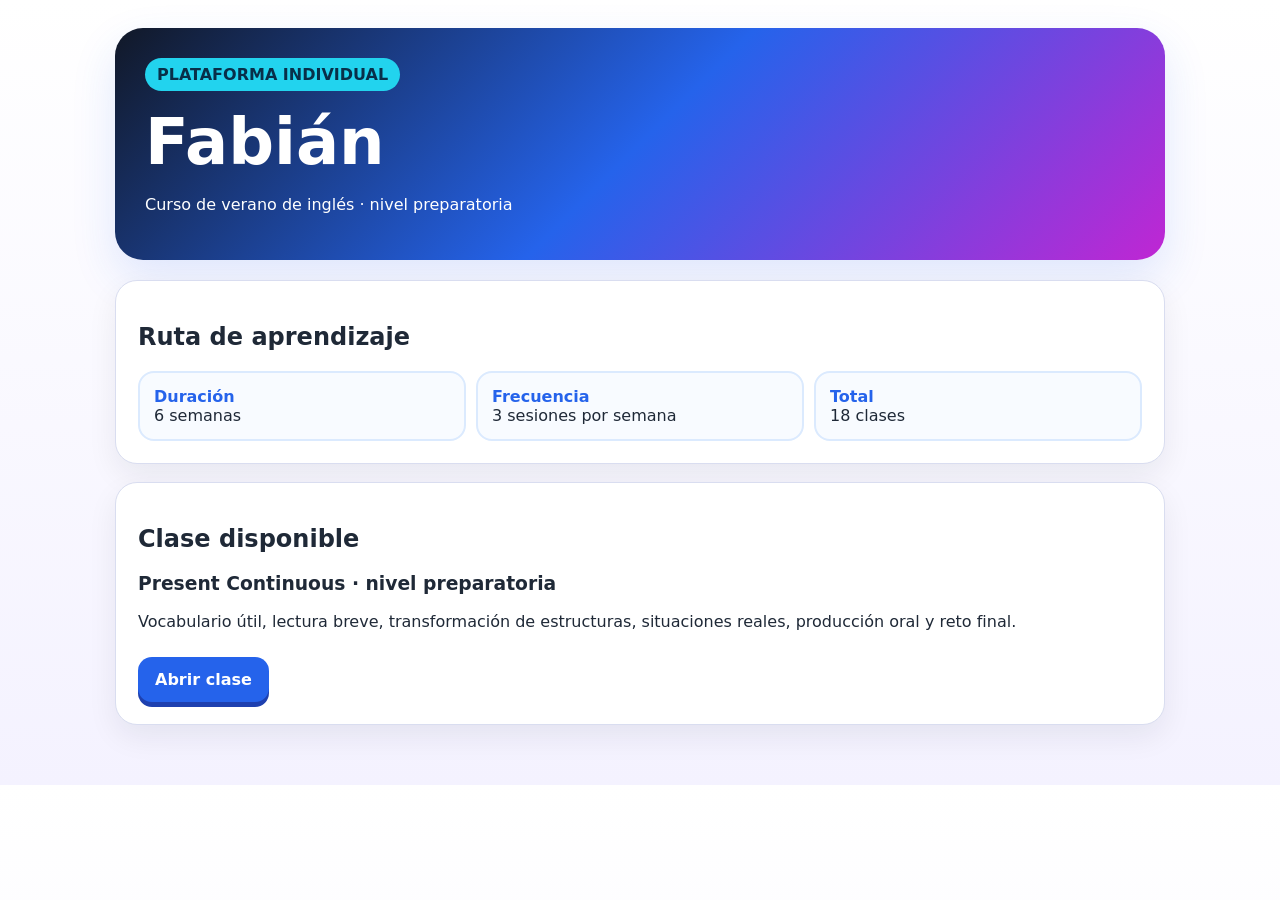
<file: plan-fabian/index.html>
<!doctype html><html lang="es"><head><meta charset="utf-8"><meta name="viewport" content="width=device-width,initial-scale=1"><meta name="theme-color" content="#2563EB"><title>Plataforma de Fabián</title><style>:root{--p:#2563EB;--p2:#111827;--a:#22D3EE;--m:#C026D3;--bg:#F4F2FF;--card:#fff;--ink:#1F2937;--line:#D9DDF0}*{box-sizing:border-box}body{margin:0;font-family:Inter,system-ui,-apple-system,"Segoe UI",sans-serif;background:linear-gradient(180deg,#fff,var(--bg));color:var(--ink)}main{width:min(1050px,calc(100% - 24px));margin:auto;padding:28px 0 60px}.hero{background:linear-gradient(135deg,var(--p2),var(--p),var(--m));color:#fff;padding:30px;border-radius:28px;box-shadow:0 18px 45px #2563eb22}.hero span{display:inline-block;background:var(--a);color:#082f49;padding:7px 12px;border-radius:999px;font-weight:900}.hero h1{font-size:clamp(2.2rem,6vw,4rem);margin:14px 0 8px}.grid{display:grid;grid-template-columns:repeat(12,1fr);gap:18px;margin-top:20px}.card{grid-column:span 12;background:var(--card);border:1px solid var(--line);border-radius:22px;padding:22px;box-shadow:0 12px 30px #11182712}.kpis{display:grid;grid-template-columns:repeat(3,1fr);gap:10px}.kpi{padding:14px;border:2px solid #dbeafe;border-radius:16px;background:#f8fbff}.kpi b{display:block;color:var(--p)}a.btn{display:inline-block;text-decoration:none;background:var(--p);color:#fff;padding:13px 17px;border-radius:14px;font-weight:900;box-shadow:0 5px 0 #1e40af;margin-top:10px}@media(max-width:700px){.kpis{grid-template-columns:1fr}}</style></head><body><main><section class="hero"><span>PLATAFORMA INDIVIDUAL</span><h1>Fabián</h1><p>Curso de verano de inglés · nivel preparatoria</p></section><section class="grid"><article class="card"><h2>Ruta de aprendizaje</h2><div class="kpis"><div class="kpi"><b>Duración</b>6 semanas</div><div class="kpi"><b>Frecuencia</b>3 sesiones por semana</div><div class="kpi"><b>Total</b>18 clases</div></div></article><article class="card"><h2>Clase disponible</h2><h3>Present Continuous · nivel preparatoria</h3><p>Vocabulario útil, lectura breve, transformación de estructuras, situaciones reales, producción oral y reto final.</p><a class="btn" href="clases/presente-continuo/">Abrir clase</a></article></section></main></body></html>
</file>
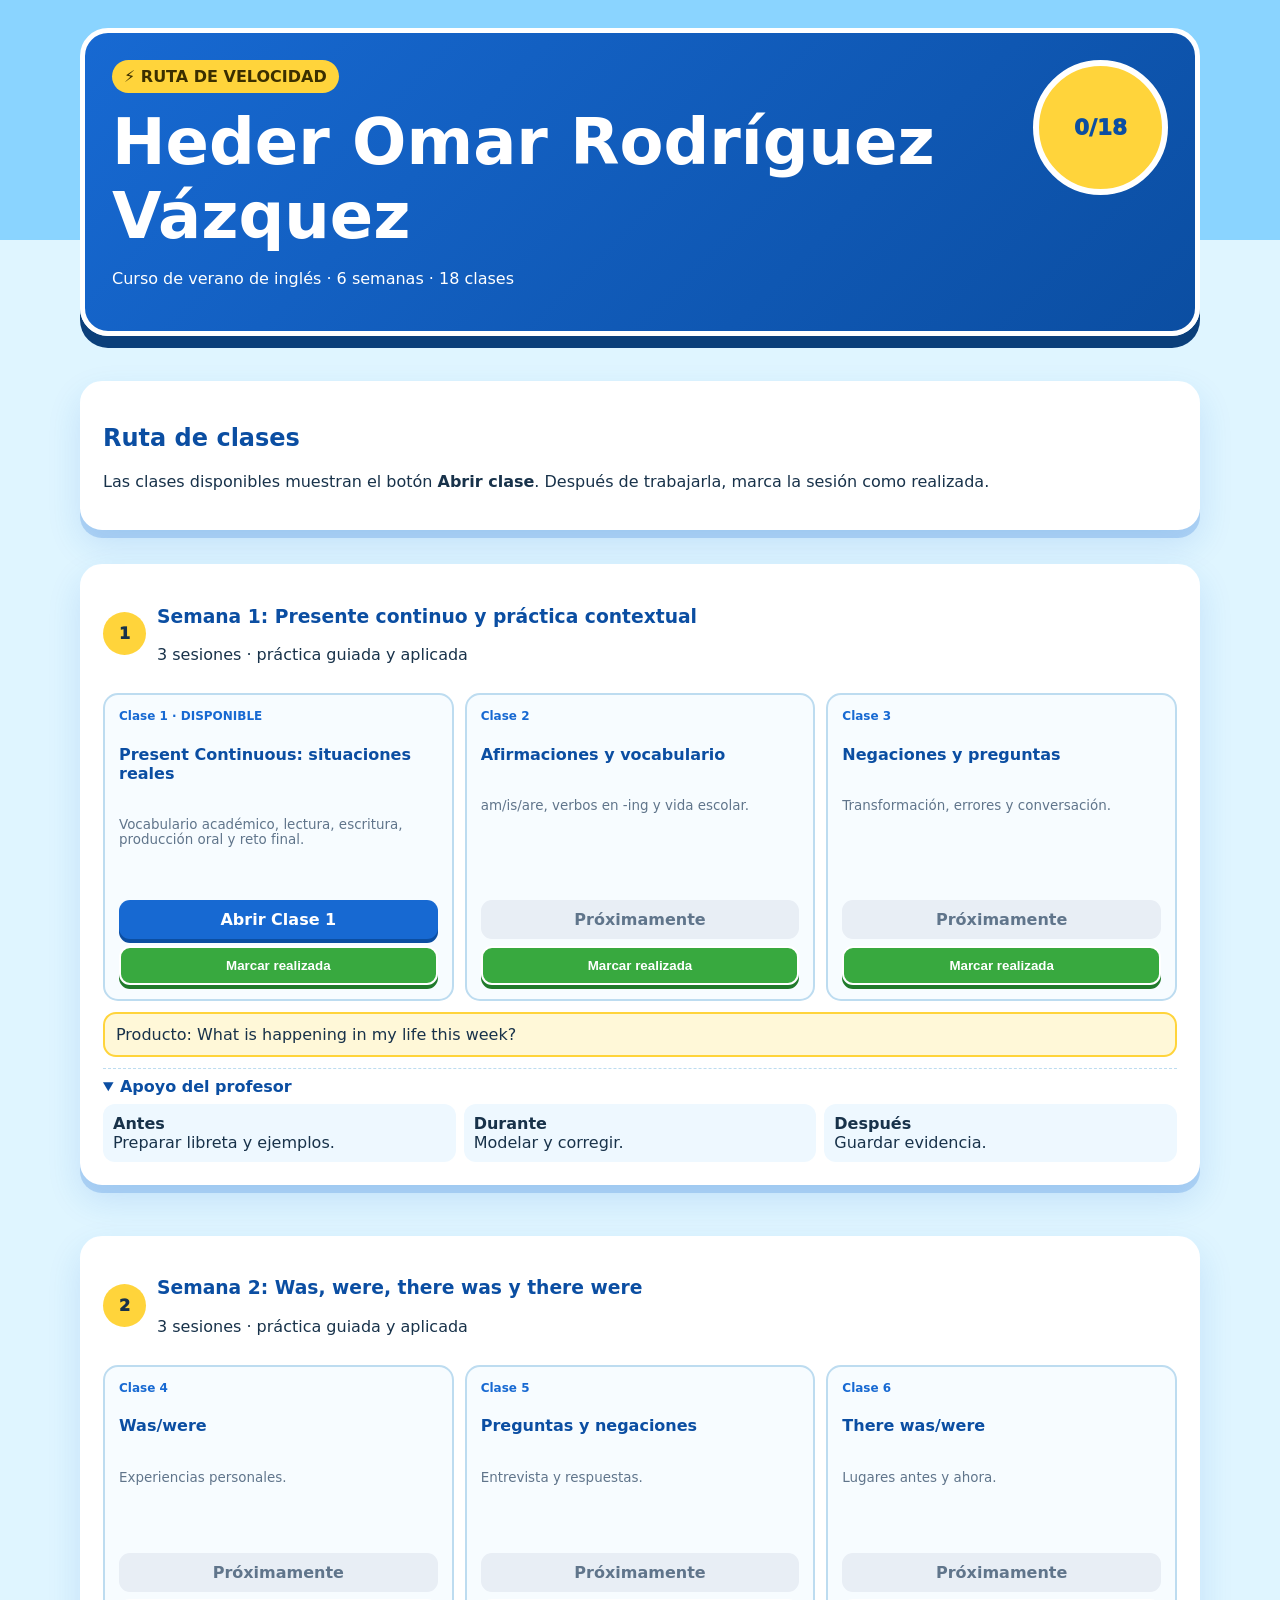
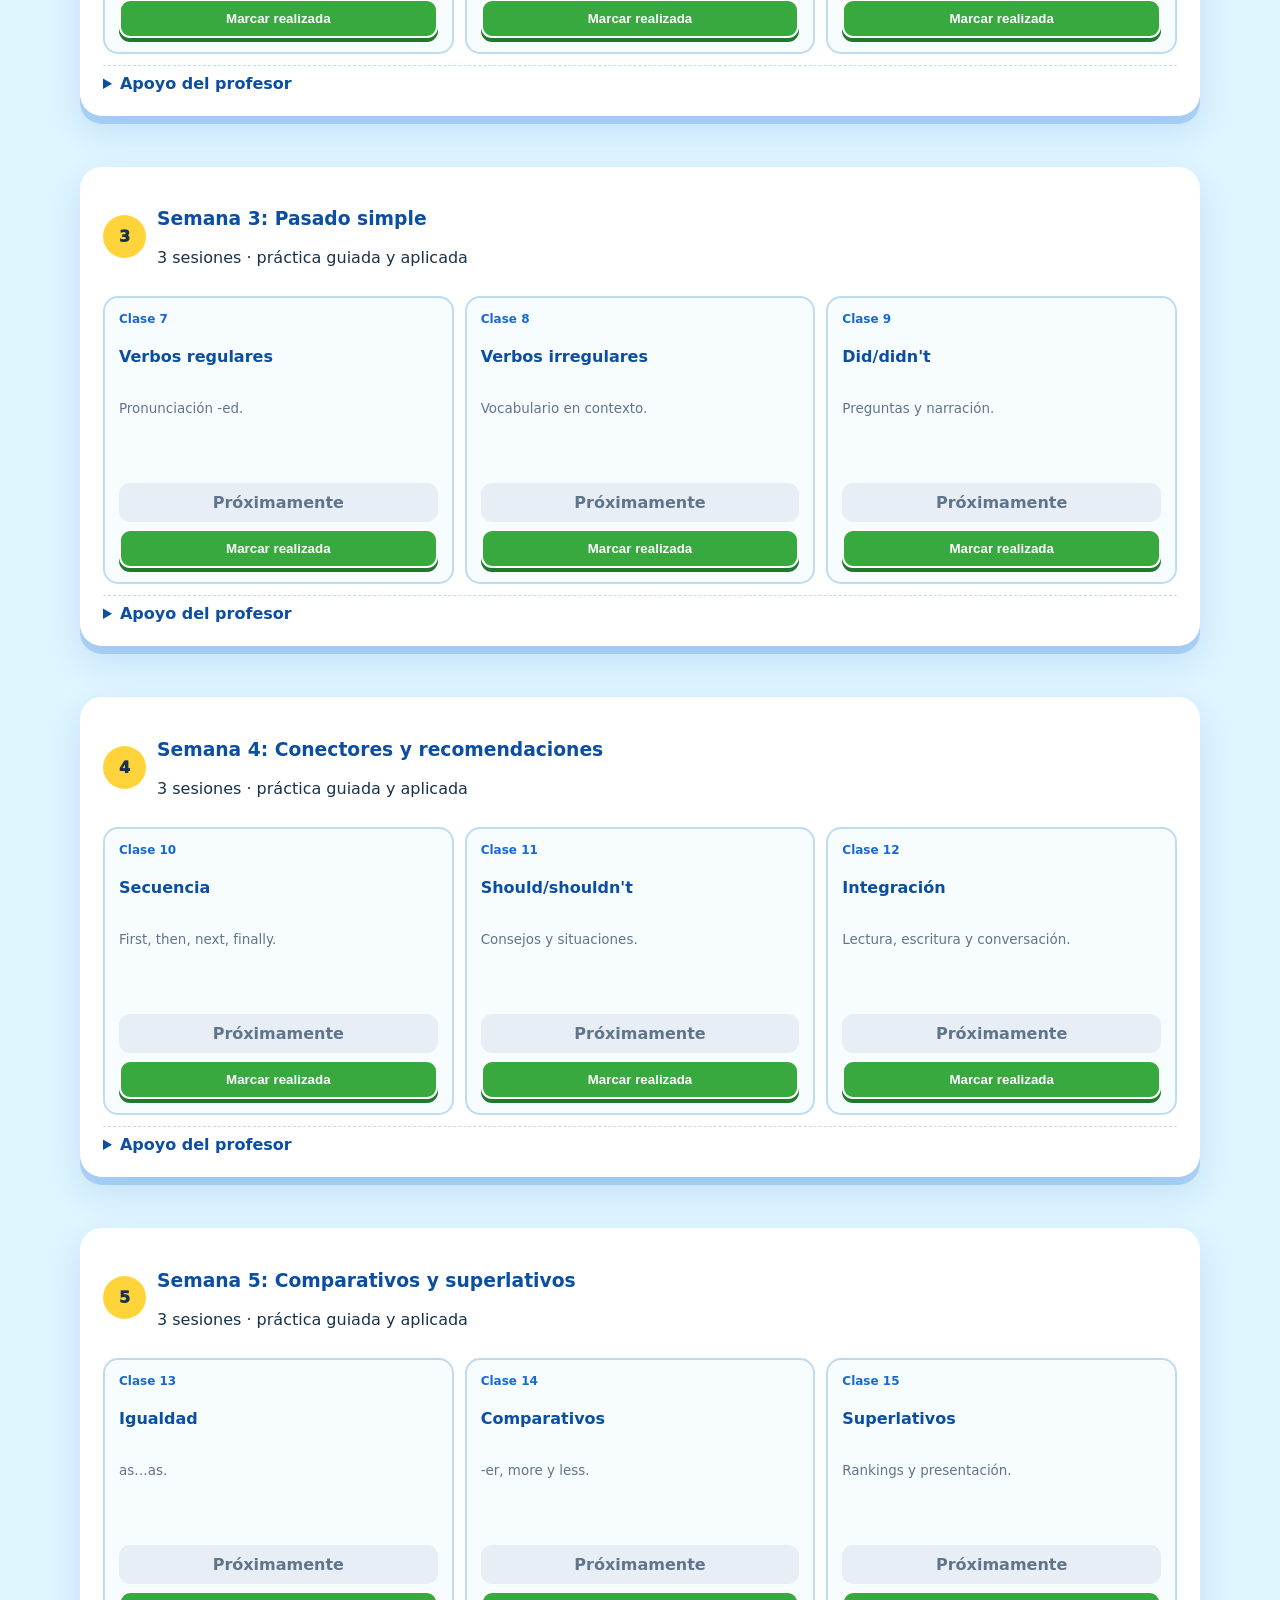
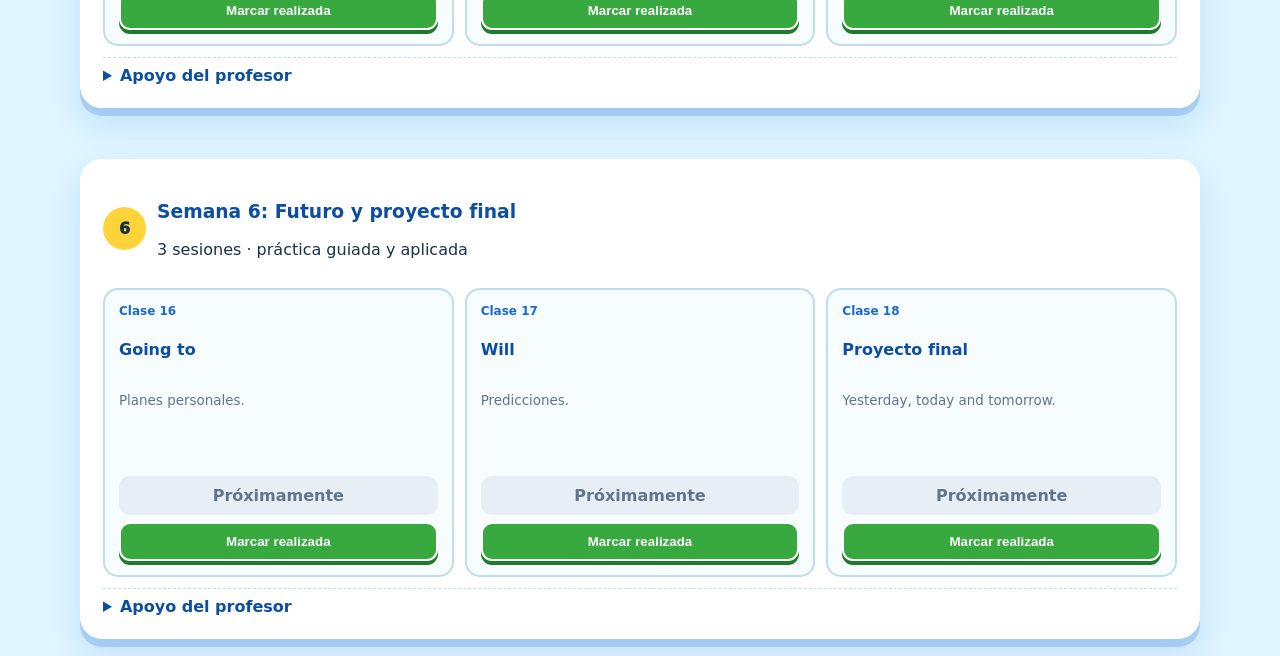
<file: plan-heder/index.html>
<!doctype html><html lang="es"><head><meta charset="utf-8"><meta name="viewport" content="width=device-width,initial-scale=1"><meta name="theme-color" content="#1769d2"><title>Tablero | Heder Omar Rodríguez Vázquez</title><style>
:root{--p:#1769d2;--p2:#0b4ea2;--a:#ffd43b;--g:#38a93f;--ink:#18324a;--line:#bddcf0}*{box-sizing:border-box}body{margin:0;font-family:Inter,system-ui,sans-serif;background:linear-gradient(#8ad4ff 0 240px,#dff5ff 240px);color:var(--ink)}.w{width:min(1120px,calc(100% - 22px));margin:auto}header{padding:28px 0}.hero{background:linear-gradient(135deg,var(--p),var(--p2));color:#fff;border:5px solid #fff;border-radius:28px;padding:27px;box-shadow:0 12px 0 #0b3f7a;display:grid;grid-template-columns:1fr auto;gap:18px}.badge{display:inline-block;background:var(--a);color:#3b2f00;padding:7px 12px;border-radius:99px;font-weight:900}h1{font-size:clamp(2.1rem,6vw,4rem);margin:12px 0 6px}.count{width:135px;height:135px;border-radius:50%;background:var(--a);border:6px solid #fff;color:var(--p2);display:grid;place-items:center;font-size:1.35rem;font-weight:1000}.card,.week{background:#fff;border:4px solid #fff;border-radius:22px;padding:19px;margin:17px 0;box-shadow:0 8px 0 #1769d238,0 15px 34px #1769d224}h2,h3,h4{color:var(--p2)}.weeks{display:grid;gap:17px}.wh{display:flex;gap:11px;align-items:center}.n{width:43px;height:43px;border-radius:50%;background:var(--a);display:grid;place-items:center;font-weight:1000}.lessons{display:grid;grid-template-columns:repeat(3,1fr);gap:11px;margin-top:13px}.lesson{border:2px solid var(--line);border-radius:15px;padding:14px;background:#f7fcff;display:flex;flex-direction:column}.lab{font-size:.75rem;font-weight:900;color:var(--p)}.lesson p{color:#60758b;font-size:.84rem;min-height:62px;flex:1}.open,.soon,.done{display:block;text-align:center;border-radius:11px;padding:10px;font-weight:900;margin-top:7px}.open{background:var(--p);color:#fff;text-decoration:none;box-shadow:0 4px 0 var(--p2)}.soon{background:#e8eef5;color:#60758b}.done{border:2px solid #fff;background:var(--g);color:#fff;cursor:pointer;box-shadow:0 4px 0 #207a2b}.done.on{background:#60758b;box-shadow:0 4px 0 #354657}.product{margin-top:11px;background:#fff8d8;border:2px solid var(--a);border-radius:13px;padding:11px}details{margin-top:11px;border-top:1px dashed var(--line);padding-top:8px}summary{font-weight:900;color:var(--p2)}.support{display:grid;grid-template-columns:repeat(3,1fr);gap:8px;margin-top:8px}.support div{background:#eef8ff;border-radius:12px;padding:10px}@media(max-width:790px){.hero{grid-template-columns:1fr}.lessons,.support{grid-template-columns:1fr}.count{width:115px;height:115px}}
</style></head><body><header><div class="w"><section class="hero"><div><span class="badge">⚡ RUTA DE VELOCIDAD</span><h1>Heder Omar Rodríguez Vázquez</h1><p>Curso de verano de inglés · 6 semanas · 18 clases</p></div><div class="count"><span id="prog">0/18</span></div></section></div></header><main class="w"><section class="card"><h2>Ruta de clases</h2><p>Las clases disponibles muestran el botón <b>Abrir clase</b>. Después de trabajarla, marca la sesión como realizada.</p></section><div id="weeks" class="weeks"></div></main><script>
const path="plan-heder",K="heder-dashboard-v6",data=[
["Semana 1: Presente continuo y práctica contextual",[["Clase 1","Present Continuous: situaciones reales","Vocabulario académico, lectura, escritura, producción oral y reto final.",1],["Clase 2","Afirmaciones y vocabulario","am/is/are, verbos en -ing y vida escolar.",0],["Clase 3","Negaciones y preguntas","Transformación, errores y conversación.",0]],"Producto: What is happening in my life this week?"],
["Semana 2: Was, were, there was y there were",[["Clase 4","Was/were","Experiencias personales.",0],["Clase 5","Preguntas y negaciones","Entrevista y respuestas.",0],["Clase 6","There was/were","Lugares antes y ahora.",0]],""],
["Semana 3: Pasado simple",[["Clase 7","Verbos regulares","Pronunciación -ed.",0],["Clase 8","Verbos irregulares","Vocabulario en contexto.",0],["Clase 9","Did/didn't","Preguntas y narración.",0]],""],
["Semana 4: Conectores y recomendaciones",[["Clase 10","Secuencia","First, then, next, finally.",0],["Clase 11","Should/shouldn't","Consejos y situaciones.",0],["Clase 12","Integración","Lectura, escritura y conversación.",0]],""],
["Semana 5: Comparativos y superlativos",[["Clase 13","Igualdad","as…as.",0],["Clase 14","Comparativos","-er, more y less.",0],["Clase 15","Superlativos","Rankings y presentación.",0]],""],
["Semana 6: Futuro y proyecto final",[["Clase 16","Going to","Planes personales.",0],["Clase 17","Will","Predicciones.",0],["Clase 18","Proyecto final","Yesterday, today and tomorrow.",0]],""]
];
weeks.innerHTML=data.map((w,i)=>`<section class="week"><div class="wh"><div class="n">${i+1}</div><div><h3>${w[0]}</h3><p>3 sesiones · práctica guiada y aplicada</p></div></div><div class="lessons">${w[1].map(c=>`<article class="lesson"><span class="lab">${c[0]}${c[3]?' · DISPONIBLE':''}</span><h4>${c[1]}</h4><p>${c[2]}</p>${c[3]?`<a class="open" href="https://narciso1516.github.io/narcisotesting.com/${path}/clases/presente-continuo/">Abrir ${c[0]}</a>`:'<span class="soon">Próximamente</span>'}<button class="done" onclick="toggleDone(this)">Marcar realizada</button></article>`).join('')}</div>${w[2]?`<div class="product">${w[2]}</div>`:''}<details ${i===0?'open':''}><summary>Apoyo del profesor</summary><div class="support"><div><b>Antes</b><br>Preparar libreta y ejemplos.</div><div><b>Durante</b><br>Modelar y corregir.</div><div><b>Después</b><br>Guardar evidencia.</div></div></details></section>`).join('');
function toggleDone(b){b.classList.toggle('on');b.textContent=b.classList.contains('on')?'Realizada ✓':'Marcar realizada';save()}function save(){const a=[...document.querySelectorAll('.done')].map(x=>x.classList.contains('on'));localStorage.setItem(K,JSON.stringify(a));prog.textContent=a.filter(Boolean).length+'/18'}const a=JSON.parse(localStorage.getItem(K)||'[]');document.querySelectorAll('.done').forEach((b,i)=>{if(a[i]){b.classList.add('on');b.textContent='Realizada ✓'}});prog.textContent=a.filter(Boolean).length+'/18';
</script></body></html>
</file>
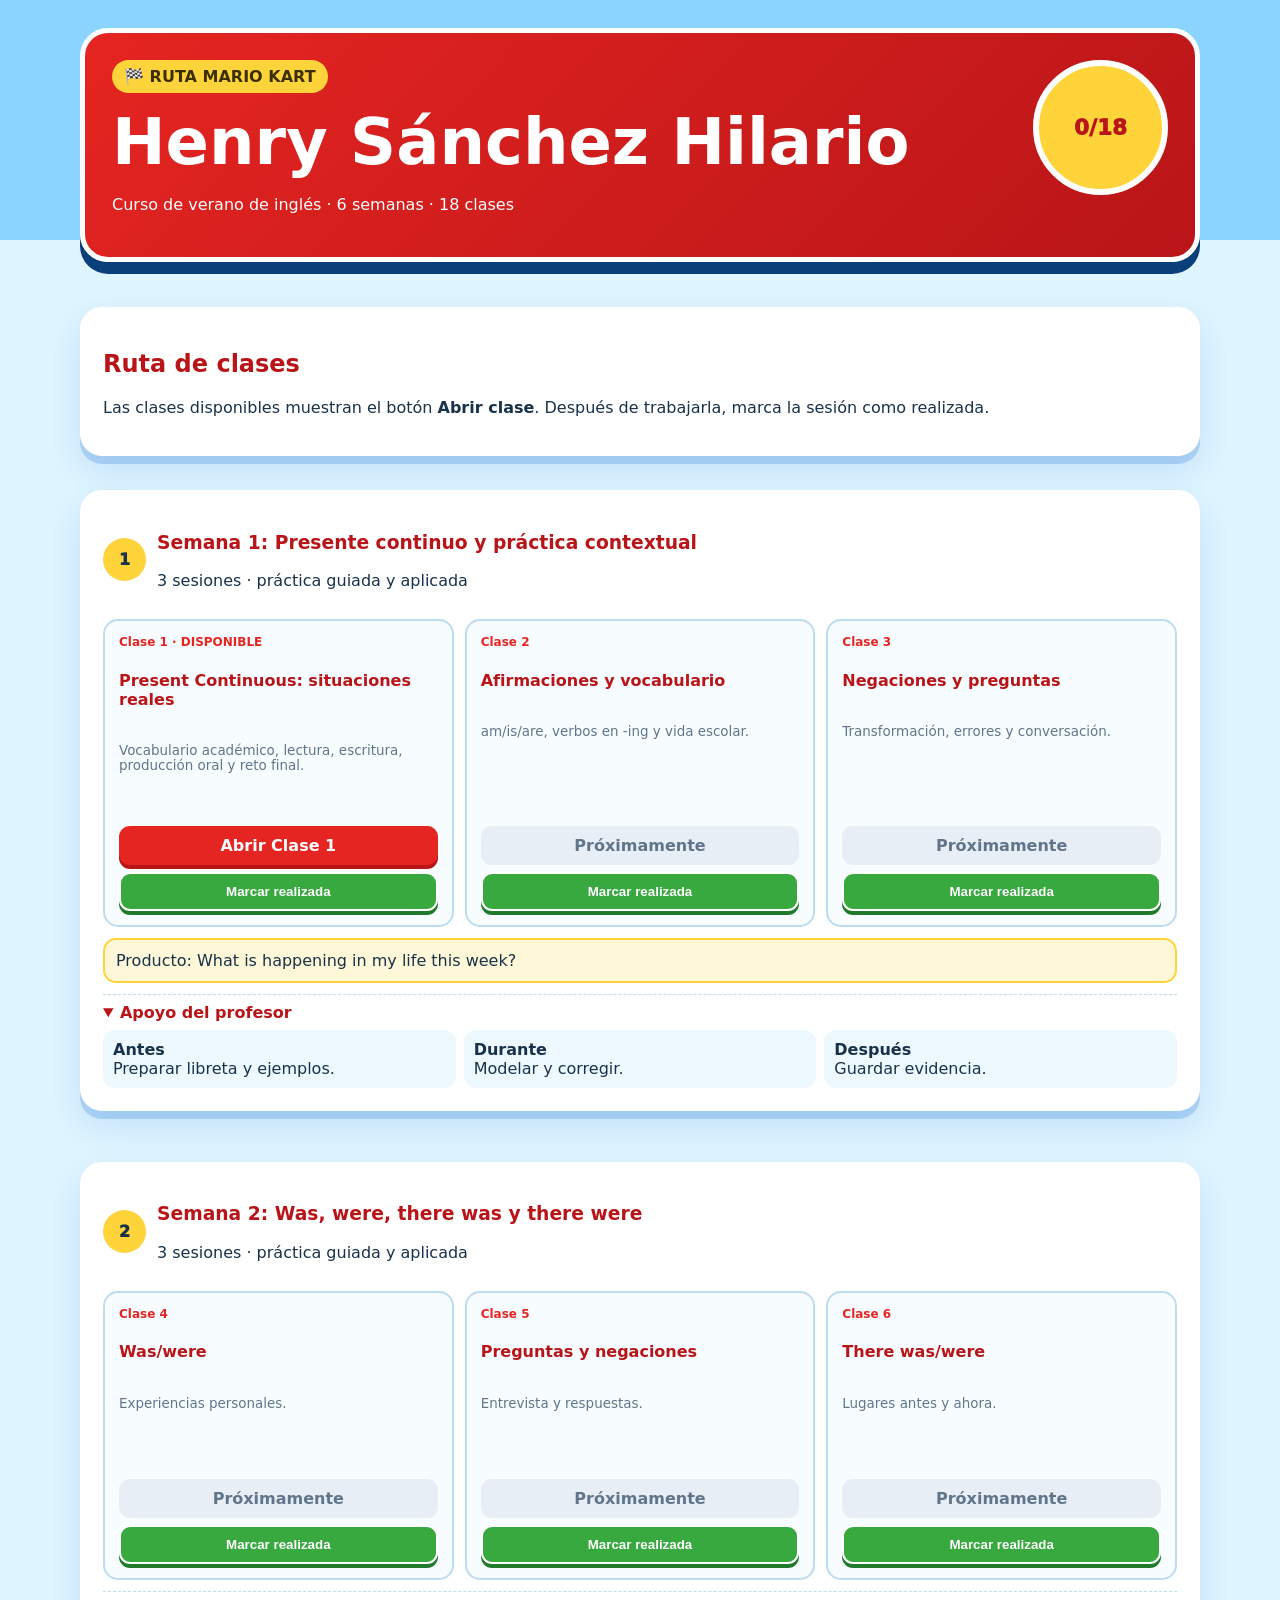
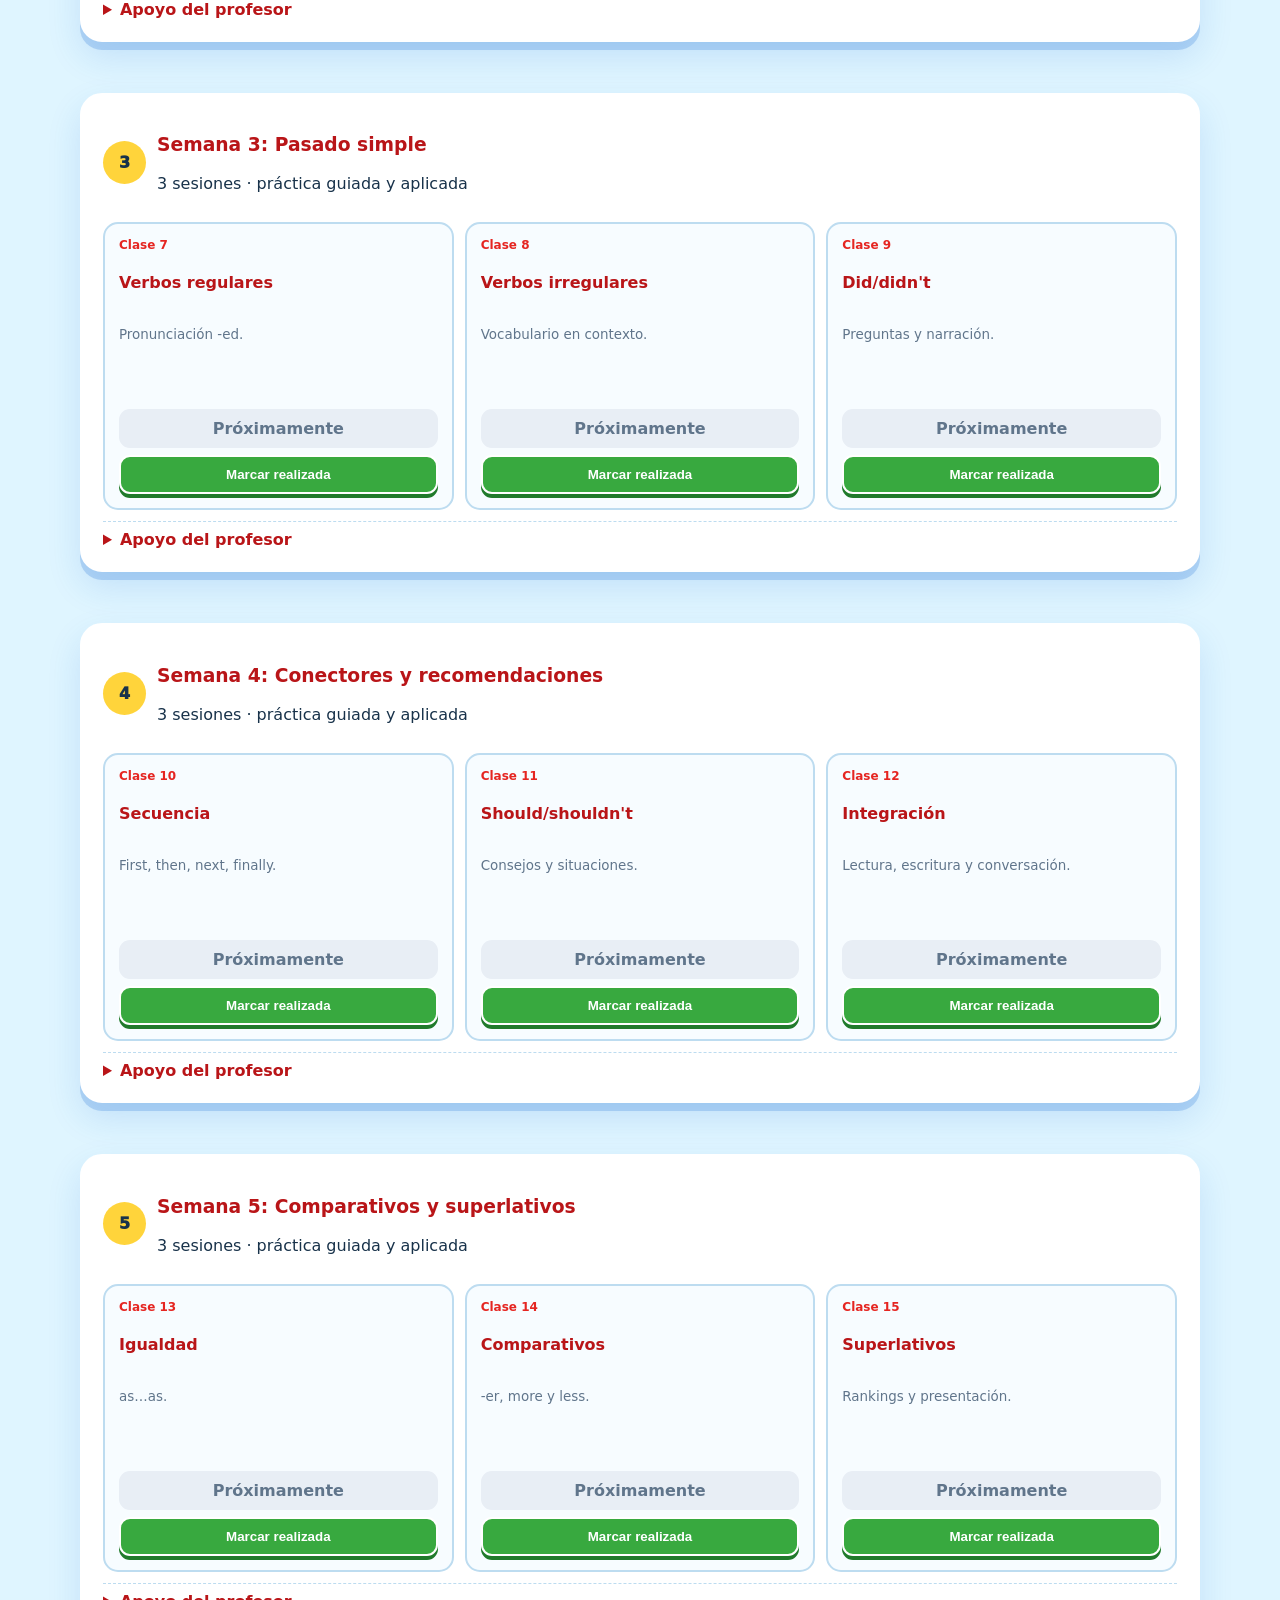
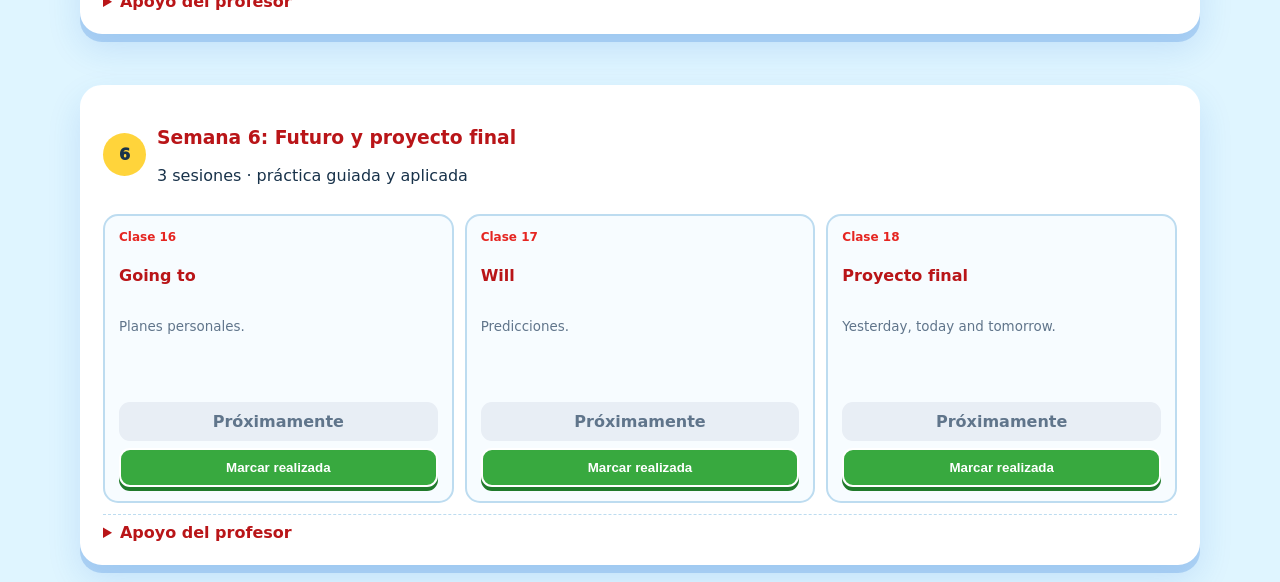
<file: reporte-henry/index.html>
<!doctype html><html lang="es"><head><meta charset="utf-8"><meta name="viewport" content="width=device-width,initial-scale=1"><meta name="theme-color" content="#e52521"><title>Tablero | Henry Sánchez Hilario</title><style>
:root{--p:#e52521;--p2:#b91518;--a:#ffd43b;--g:#38a93f;--ink:#18324a;--line:#bddcf0}*{box-sizing:border-box}body{margin:0;font-family:Inter,system-ui,sans-serif;background:linear-gradient(#8ad4ff 0 240px,#dff5ff 240px);color:var(--ink)}.w{width:min(1120px,calc(100% - 22px));margin:auto}header{padding:28px 0}.hero{background:linear-gradient(135deg,var(--p),var(--p2));color:#fff;border:5px solid #fff;border-radius:28px;padding:27px;box-shadow:0 12px 0 #0b3f7a;display:grid;grid-template-columns:1fr auto;gap:18px}.badge{display:inline-block;background:var(--a);color:#3b2f00;padding:7px 12px;border-radius:99px;font-weight:900}h1{font-size:clamp(2.1rem,6vw,4rem);margin:12px 0 6px}.count{width:135px;height:135px;border-radius:50%;background:var(--a);border:6px solid #fff;color:var(--p2);display:grid;place-items:center;font-size:1.35rem;font-weight:1000}.card,.week{background:#fff;border:4px solid #fff;border-radius:22px;padding:19px;margin:17px 0;box-shadow:0 8px 0 #1769d238,0 15px 34px #1769d224}h2,h3,h4{color:var(--p2)}.weeks{display:grid;gap:17px}.wh{display:flex;gap:11px;align-items:center}.n{width:43px;height:43px;border-radius:50%;background:var(--a);display:grid;place-items:center;font-weight:1000}.lessons{display:grid;grid-template-columns:repeat(3,1fr);gap:11px;margin-top:13px}.lesson{border:2px solid var(--line);border-radius:15px;padding:14px;background:#f7fcff;display:flex;flex-direction:column}.lab{font-size:.75rem;font-weight:900;color:var(--p)}.lesson p{color:#60758b;font-size:.84rem;min-height:62px;flex:1}.open,.soon,.done{display:block;text-align:center;border-radius:11px;padding:10px;font-weight:900;margin-top:7px}.open{background:var(--p);color:#fff;text-decoration:none;box-shadow:0 4px 0 var(--p2)}.soon{background:#e8eef5;color:#60758b}.done{border:2px solid #fff;background:var(--g);color:#fff;cursor:pointer;box-shadow:0 4px 0 #207a2b}.done.on{background:#60758b;box-shadow:0 4px 0 #354657}.product{margin-top:11px;background:#fff8d8;border:2px solid var(--a);border-radius:13px;padding:11px}details{margin-top:11px;border-top:1px dashed var(--line);padding-top:8px}summary{font-weight:900;color:var(--p2)}.support{display:grid;grid-template-columns:repeat(3,1fr);gap:8px;margin-top:8px}.support div{background:#eef8ff;border-radius:12px;padding:10px}@media(max-width:790px){.hero{grid-template-columns:1fr}.lessons,.support{grid-template-columns:1fr}.count{width:115px;height:115px}}
</style></head><body><header><div class="w"><section class="hero"><div><span class="badge">🏁 RUTA MARIO KART</span><h1>Henry Sánchez Hilario</h1><p>Curso de verano de inglés · 6 semanas · 18 clases</p></div><div class="count"><span id="prog">0/18</span></div></section></div></header><main class="w"><section class="card"><h2>Ruta de clases</h2><p>Las clases disponibles muestran el botón <b>Abrir clase</b>. Después de trabajarla, marca la sesión como realizada.</p></section><div id="weeks" class="weeks"></div></main><script>
const path="reporte-henry",K="henry-dashboard-v6",data=[
["Semana 1: Presente continuo y práctica contextual",[["Clase 1","Present Continuous: situaciones reales","Vocabulario académico, lectura, escritura, producción oral y reto final.",1],["Clase 2","Afirmaciones y vocabulario","am/is/are, verbos en -ing y vida escolar.",0],["Clase 3","Negaciones y preguntas","Transformación, errores y conversación.",0]],"Producto: What is happening in my life this week?"],
["Semana 2: Was, were, there was y there were",[["Clase 4","Was/were","Experiencias personales.",0],["Clase 5","Preguntas y negaciones","Entrevista y respuestas.",0],["Clase 6","There was/were","Lugares antes y ahora.",0]],""],
["Semana 3: Pasado simple",[["Clase 7","Verbos regulares","Pronunciación -ed.",0],["Clase 8","Verbos irregulares","Vocabulario en contexto.",0],["Clase 9","Did/didn't","Preguntas y narración.",0]],""],
["Semana 4: Conectores y recomendaciones",[["Clase 10","Secuencia","First, then, next, finally.",0],["Clase 11","Should/shouldn't","Consejos y situaciones.",0],["Clase 12","Integración","Lectura, escritura y conversación.",0]],""],
["Semana 5: Comparativos y superlativos",[["Clase 13","Igualdad","as…as.",0],["Clase 14","Comparativos","-er, more y less.",0],["Clase 15","Superlativos","Rankings y presentación.",0]],""],
["Semana 6: Futuro y proyecto final",[["Clase 16","Going to","Planes personales.",0],["Clase 17","Will","Predicciones.",0],["Clase 18","Proyecto final","Yesterday, today and tomorrow.",0]],""]
];
weeks.innerHTML=data.map((w,i)=>`<section class="week"><div class="wh"><div class="n">${i+1}</div><div><h3>${w[0]}</h3><p>3 sesiones · práctica guiada y aplicada</p></div></div><div class="lessons">${w[1].map(c=>`<article class="lesson"><span class="lab">${c[0]}${c[3]?' · DISPONIBLE':''}</span><h4>${c[1]}</h4><p>${c[2]}</p>${c[3]?`<a class="open" href="https://narciso1516.github.io/narcisotesting.com/${path}/clases/presente-continuo/">Abrir ${c[0]}</a>`:'<span class="soon">Próximamente</span>'}<button class="done" onclick="toggleDone(this)">Marcar realizada</button></article>`).join('')}</div>${w[2]?`<div class="product">${w[2]}</div>`:''}<details ${i===0?'open':''}><summary>Apoyo del profesor</summary><div class="support"><div><b>Antes</b><br>Preparar libreta y ejemplos.</div><div><b>Durante</b><br>Modelar y corregir.</div><div><b>Después</b><br>Guardar evidencia.</div></div></details></section>`).join('');
function toggleDone(b){b.classList.toggle('on');b.textContent=b.classList.contains('on')?'Realizada ✓':'Marcar realizada';save()}function save(){const a=[...document.querySelectorAll('.done')].map(x=>x.classList.contains('on'));localStorage.setItem(K,JSON.stringify(a));prog.textContent=a.filter(Boolean).length+'/18'}const a=JSON.parse(localStorage.getItem(K)||'[]');document.querySelectorAll('.done').forEach((b,i)=>{if(a[i]){b.classList.add('on');b.textContent='Realizada ✓'}});prog.textContent=a.filter(Boolean).length+'/18';
</script></body></html>
</file>
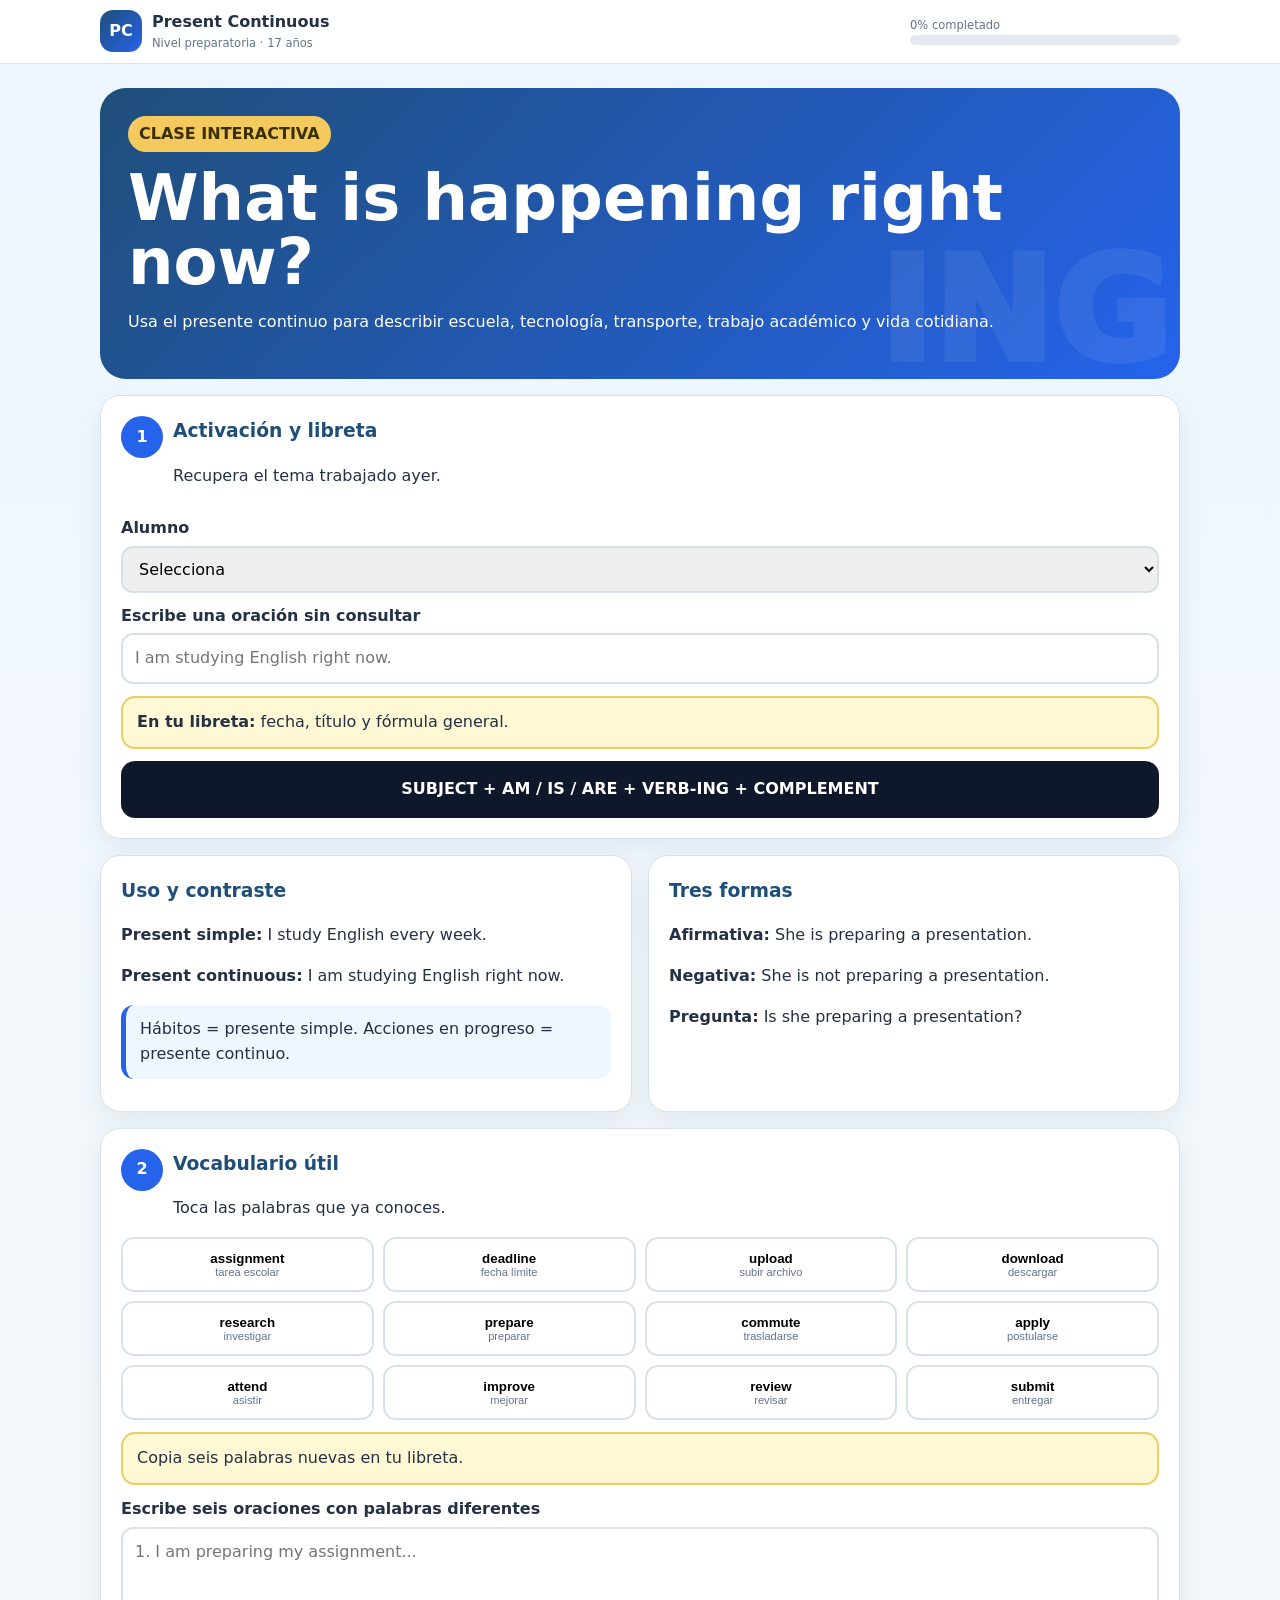
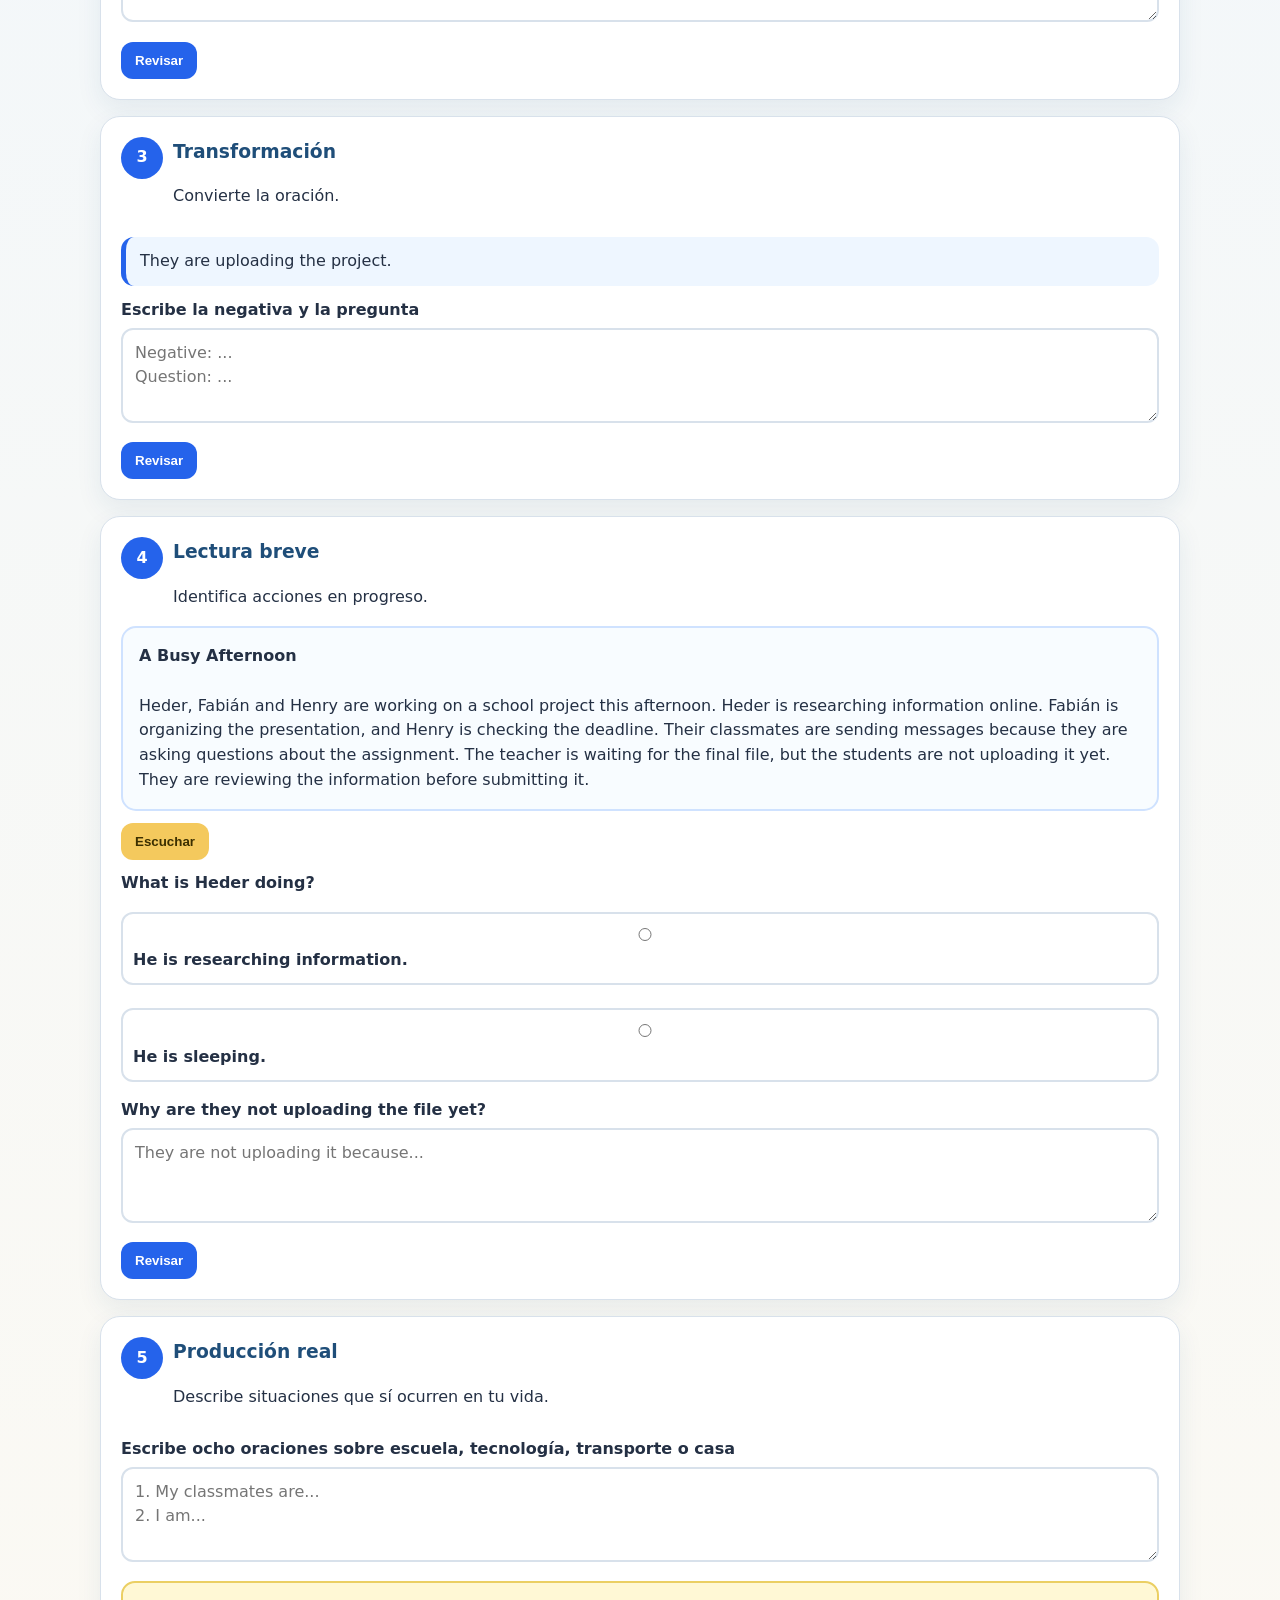
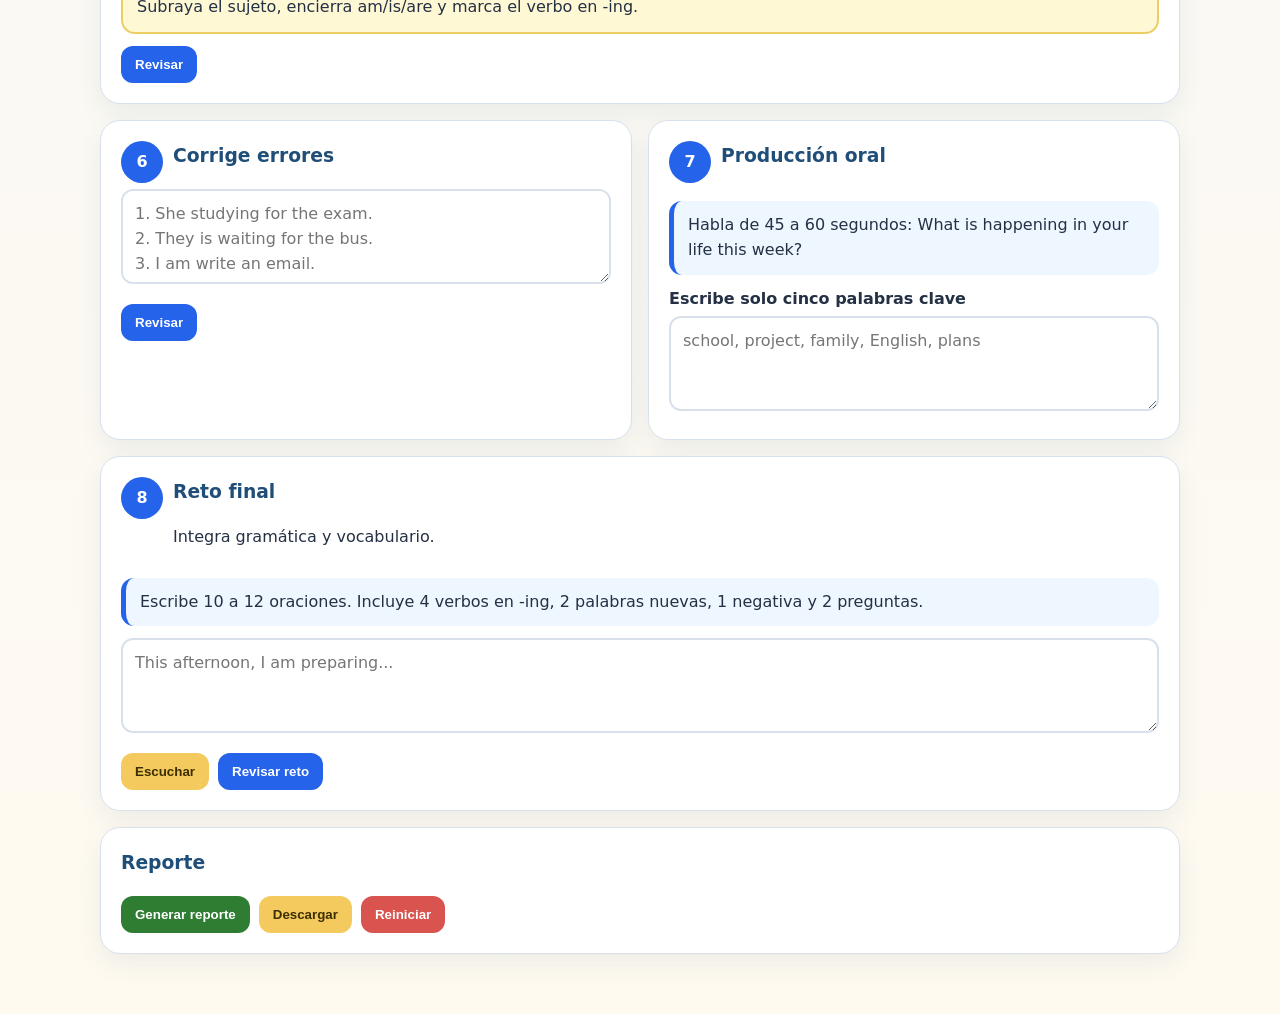
<file: clases/presente-continuo-preparatoria/index.html>
<!doctype html><html lang="es"><head><meta charset="utf-8"><meta name="viewport" content="width=device-width,initial-scale=1"><meta name="theme-color" content="#1f4e79"><title>Present Continuous · Preparatoria</title><style>:root{--b:#1f4e79;--b2:#2563eb;--t:#2a9d8f;--y:#f4c95d;--g:#2e7d32;--r:#d9534f;--bg:#eef6ff;--ink:#243044;--mut:#64748b;--line:#d8e1eb}*{box-sizing:border-box}body{margin:0;font-family:Inter,system-ui,-apple-system,"Segoe UI",sans-serif;background:linear-gradient(#edf6ff,#fffaf0);color:var(--ink);line-height:1.55}header{position:sticky;top:0;z-index:5;background:#fffffff2;border-bottom:1px solid var(--line)}.top,main{width:min(1080px,calc(100% - 22px));margin:auto}.top{padding:10px 0;display:flex;gap:10px;align-items:center}.logo{width:42px;height:42px;border-radius:13px;background:linear-gradient(135deg,var(--b),var(--b2));color:#fff;display:grid;place-items:center;font-weight:900}.bar{margin-left:auto;width:min(270px,35vw)}.track{height:10px;background:#e5eaf1;border-radius:99px;overflow:hidden}.fill{height:100%;width:0;background:linear-gradient(90deg,var(--b2),var(--t),var(--y))}.small{font-size:.72rem;color:var(--mut)}main{padding:24px 0 60px}.hero{background:linear-gradient(135deg,var(--b),var(--b2));color:#fff;border-radius:26px;padding:28px;position:relative;overflow:hidden}.hero:after{content:"ING";position:absolute;right:10px;bottom:-45px;font-size:9rem;font-weight:1000;color:#ffffff12}.badge{display:inline-block;background:var(--y);color:#3b2f00;padding:6px 11px;border-radius:99px;font-weight:900}.hero h1{font-size:clamp(2rem,6vw,4rem);line-height:1;margin:14px 0 8px}.grid{display:grid;grid-template-columns:repeat(12,1fr);gap:16px;margin-top:16px}.card{grid-column:span 12;background:#fff;border:1px solid var(--line);border-radius:20px;padding:20px;box-shadow:0 10px 26px #1f4e7914}.half{grid-column:span 6}.head{display:flex;gap:10px}.n{width:42px;height:42px;border-radius:50%;display:grid;place-items:center;background:var(--b2);color:#fff;font-weight:900;flex:0 0 42px}h2,h3{color:var(--b);margin-top:0}.formula{background:#0f172a;color:#fff;padding:16px;border-radius:14px;text-align:center;font-weight:900}.note{background:#fff8d5;border:2px solid #ebcf63;padding:12px 14px;border-radius:14px;margin:12px 0}.info{background:#eef6ff;border-left:5px solid var(--b2);padding:12px 14px;border-radius:13px;margin:12px 0}.vocab{display:grid;grid-template-columns:repeat(4,1fr);gap:9px}.word{border:2px solid var(--line);background:#fff;border-radius:13px;padding:12px;font-weight:900;cursor:pointer}.word small{display:block;color:var(--mut);font-weight:500}.word.on{background:#eaf8ee;border-color:#75c987}label{display:block;font-weight:800;margin:11px 0 5px}input,textarea,select{width:100%;padding:11px 12px;border:2px solid var(--line);border-radius:12px;font:inherit}textarea{min-height:95px}.choices{display:grid;gap:7px}.choice{padding:10px;border:2px solid var(--line);border-radius:12px}.btns{display:flex;gap:9px;flex-wrap:wrap;margin-top:12px}button.a{border:0;border-radius:12px;padding:11px 14px;font-weight:900;cursor:pointer;background:var(--b2);color:#fff}.yellow{background:var(--y)!important;color:#3b2f00!important}.green{background:var(--g)!important}.red{background:var(--r)!important}.fb{display:none;margin-top:10px;padding:11px;border-radius:12px;font-weight:800}.ok{display:block;background:#eaf8ee;color:#166534}.warn{display:block;background:#fff4e5;color:#92400e}.reading{border:2px solid #cfe2ff;background:#f8fcff;padding:16px;border-radius:15px}.report{white-space:pre-wrap;background:#0f172a;color:#e2e8f0;padding:14px;border-radius:13px;font-family:monospace}.hidden{display:none}@media(max-width:760px){.half{grid-column:span 12}.vocab{grid-template-columns:repeat(2,1fr)}}@media(max-width:480px){.vocab{grid-template-columns:1fr}.hero,.card{padding:16px}.bar{width:34vw}}</style></head><body><header><div class="top"><div class="logo">PC</div><div><b>Present Continuous</b><div class="small">Nivel preparatoria · 17 años</div></div><div class="bar"><div class="small"><span id="pct">0%</span> completado</div><div class="track"><div class="fill" id="fill"></div></div></div></div></header><main><section class="hero"><span class="badge">CLASE INTERACTIVA</span><h1>What is happening right now?</h1><p>Usa el presente continuo para describir escuela, tecnología, transporte, trabajo académico y vida cotidiana.</p></section><section class="grid"><article class="card"><div class="head"><div class="n">1</div><div><h3>Activación y libreta</h3><p>Recupera el tema trabajado ayer.</p></div></div><label>Alumno</label><select id="student"><option value="">Selecciona</option><option>Heder</option><option>Fabián</option><option>Henry</option></select><label>Escribe una oración sin consultar</label><input id="warm" placeholder="I am studying English right now."><div class="note"><b>En tu libreta:</b> fecha, título y fórmula general.</div><div class="formula">SUBJECT + AM / IS / ARE + VERB-ING + COMPLEMENT</div></article><article class="card half"><h3>Uso y contraste</h3><p><b>Present simple:</b> I study English every week.</p><p><b>Present continuous:</b> I am studying English right now.</p><div class="info">Hábitos = presente simple. Acciones en progreso = presente continuo.</div></article><article class="card half"><h3>Tres formas</h3><p><b>Afirmativa:</b> She is preparing a presentation.</p><p><b>Negativa:</b> She is not preparing a presentation.</p><p><b>Pregunta:</b> Is she preparing a presentation?</p></article><article class="card"><div class="head"><div class="n">2</div><div><h3>Vocabulario útil</h3><p>Toca las palabras que ya conoces.</p></div></div><div class="vocab"><button class="word">assignment<small>tarea escolar</small></button><button class="word">deadline<small>fecha límite</small></button><button class="word">upload<small>subir archivo</small></button><button class="word">download<small>descargar</small></button><button class="word">research<small>investigar</small></button><button class="word">prepare<small>preparar</small></button><button class="word">commute<small>trasladarse</small></button><button class="word">apply<small>postularse</small></button><button class="word">attend<small>asistir</small></button><button class="word">improve<small>mejorar</small></button><button class="word">review<small>revisar</small></button><button class="word">submit<small>entregar</small></button></div><div class="note">Copia seis palabras nuevas en tu libreta.</div><label>Escribe seis oraciones con palabras diferentes</label><textarea id="voc" placeholder="1. I am preparing my assignment..."></textarea><div class="btns"><button class="a" onclick="checkVoc()">Revisar</button></div><div id="vocfb" class="fb"></div></article><article class="card"><div class="head"><div class="n">3</div><div><h3>Transformación</h3><p>Convierte la oración.</p></div></div><div class="info">They are uploading the project.</div><label>Escribe la negativa y la pregunta</label><textarea id="trans" placeholder="Negative: ...&#10;Question: ..."></textarea><div class="btns"><button class="a" onclick="checkTrans()">Revisar</button></div><div id="transfb" class="fb"></div></article><article class="card"><div class="head"><div class="n">4</div><div><h3>Lectura breve</h3><p>Identifica acciones en progreso.</p></div></div><div class="reading"><b>A Busy Afternoon</b><br><br>Heder, Fabián and Henry are working on a school project this afternoon. Heder is researching information online. Fabián is organizing the presentation, and Henry is checking the deadline. Their classmates are sending messages because they are asking questions about the assignment. The teacher is waiting for the final file, but the students are not uploading it yet. They are reviewing the information before submitting it.</div><div class="btns"><button class="a yellow" onclick="speak(document.querySelector('.reading').innerText)">Escuchar</button></div><label>What is Heder doing?</label><div class="choices"><label class="choice"><input type="radio" name="q1" value="r"> He is researching information.</label><label class="choice"><input type="radio" name="q1" value="s"> He is sleeping.</label></div><label>Why are they not uploading the file yet?</label><textarea id="inf" placeholder="They are not uploading it because..."></textarea><div class="btns"><button class="a" onclick="checkRead()">Revisar</button></div><div id="readfb" class="fb"></div></article><article class="card"><div class="head"><div class="n">5</div><div><h3>Producción real</h3><p>Describe situaciones que sí ocurren en tu vida.</p></div></div><label>Escribe ocho oraciones sobre escuela, tecnología, transporte o casa</label><textarea id="real" placeholder="1. My classmates are...&#10;2. I am..."></textarea><div class="note">Subraya el sujeto, encierra am/is/are y marca el verbo en -ing.</div><div class="btns"><button class="a" onclick="checkReal()">Revisar</button></div><div id="realfb" class="fb"></div></article><article class="card half"><div class="head"><div class="n">6</div><div><h3>Corrige errores</h3></div></div><textarea id="errors" placeholder="1. She studying for the exam.&#10;2. They is waiting for the bus.&#10;3. I am write an email."></textarea><div class="btns"><button class="a" onclick="checkErrors()">Revisar</button></div><div id="errfb" class="fb"></div></article><article class="card half"><div class="head"><div class="n">7</div><div><h3>Producción oral</h3></div></div><div class="info">Habla de 45 a 60 segundos: What is happening in your life this week?</div><label>Escribe solo cinco palabras clave</label><textarea id="keys" placeholder="school, project, family, English, plans"></textarea></article><article class="card"><div class="head"><div class="n">8</div><div><h3>Reto final</h3><p>Integra gramática y vocabulario.</p></div></div><div class="info">Escribe 10 a 12 oraciones. Incluye 4 verbos en -ing, 2 palabras nuevas, 1 negativa y 2 preguntas.</div><textarea id="final" placeholder="This afternoon, I am preparing..."></textarea><div class="btns"><button class="a yellow" onclick="speak(final.value)">Escuchar</button><button class="a" onclick="checkFinal()">Revisar reto</button></div><div id="finalfb" class="fb"></div></article><article class="card"><h3>Reporte</h3><div class="btns"><button class="a green" onclick="report()">Generar reporte</button><button class="a yellow" onclick="download()">Descargar</button><button class="a red" onclick="resetAll()">Reiniciar</button></div><div id="wrap" class="hidden"><div id="rep" class="report"></div></div></article></section></main><script>const K='pc-prepa-v3',ids=['student','warm','voc','trans','inf','real','errors','keys','final'];function save(){let d={};ids.forEach(i=>d[i]=document.getElementById(i).value);d.w=[...document.querySelectorAll('.word.on')].map(x=>x.childNodes[0].textContent.trim());d.q=document.querySelector('input[name=q1]:checked')?.value||'';localStorage.setItem(K,JSON.stringify(d));prog()}function load(){let d=JSON.parse(localStorage.getItem(K)||'{}');ids.forEach(i=>{if(d[i]!=null)document.getElementById(i).value=d[i]});(d.w||[]).forEach(w=>{let e=[...document.querySelectorAll('.word')].find(x=>x.childNodes[0].textContent.trim()==w);if(e)e.classList.add('on')});if(d.q){let e=document.querySelector('input[name=q1][value='+d.q+']');if(e)e.checked=true}prog()}function prog(){let n=0;if(student.value)n++;if(warm.value.length>8)n++;if(document.querySelectorAll('.word.on').length>=6)n++;if(voc.value.split(/\n+/).filter(Boolean).length>=6)n++;if(trans.value.length>25)n++;if(document.querySelector('input[name=q1]:checked')&&inf.value.length>20)n++;if(real.value.split(/\n+/).filter(Boolean).length>=8)n++;if(final.value.split(/[.!?]+/).filter(x=>x.trim()).length>=10)n++;let p=Math.round(n/8*100);fill.style.width=p+'%';pct.textContent=p+'%'}function f(id,ok,msg){let e=document.getElementById(id);e.className='fb '+(ok?'ok':'warn');e.textContent=msg}function checkVoc(){let l=voc.value.split(/\n+/).filter(x=>x.trim());f('vocfb',l.length>=6,l.length>=6?'Bien. Revisa am/is/are y verbos en -ing.':'Necesitas seis oraciones, una por línea.');save()}function checkTrans(){let t=trans.value.toLowerCase();f('transfb',t.includes('are not')&&t.includes('are they'),t.includes('are not')&&t.includes('are they')?'Correcto.':'Incluye are not y una pregunta que empiece con Are they.');save()}function checkRead(){let q=document.querySelector('input[name=q1]:checked')?.value;f('readfb',q==='r'&&inf.value.length>20,q==='r'&&inf.value.length>20?'Comprensión lograda.':'Relee qué hace Heder y por qué revisan antes de entregar.');save()}function checkReal(){let l=real.value.split(/\n+/).filter(Boolean),b=(real.value.match(/\b(am|is|are)\b/gi)||[]).length;f('realfb',l.length>=8&&b>=6,l.length>=8&&b>=6?'Producción suficiente.':'Escribe ocho oraciones y usa am/is/are.');save()}function checkErrors(){let t=errors.value.toLowerCase(),ok=t.includes('she is studying')&&t.includes('they are waiting')&&t.includes('i am writing');f('errfb',ok,ok?'Correcciones correctas.':'Usa: She is studying / They are waiting / I am writing.');save()}function checkFinal(){let t=final.value,s=t.split(/[.!?]+/).filter(x=>x.trim()).length,i=(t.match(/\b\w+ing\b/gi)||[]).length,q=(t.match(/\?/g)||[]).length,n=/\b(am not|is not|isn't|are not|aren't)\b/i.test(t),ok=s>=10&&i>=4&&q>=2&&n;f('finalfb',ok,ok?'Objetivo cumplido.':'Revisa: 10-12 oraciones, 4 verbos -ing, 1 negativa y 2 preguntas.');save()}function speak(t){if(!t.trim())return alert('Primero escribe el texto.');speechSynthesis.cancel();let u=new SpeechSynthesisUtterance(t);u.lang='en-US';u.rate=.85;speechSynthesis.speak(u)}function report(){save();let txt='REPORTE – PRESENT CONTINUOUS\n\nAlumno: '+(student.value||'Sin seleccionar')+'\nVocabulario reconocido: '+document.querySelectorAll('.word.on').length+'/12\nOraciones reales: '+real.value.split(/\n+/).filter(Boolean).length+'\nOraciones del reto: '+final.value.split(/[.!?]+/).filter(x=>x.trim()).length+'\n\nSiguiente paso: revisar precisión de am/is/are, variedad de vocabulario y fluidez oral.';rep.textContent=txt;wrap.classList.remove('hidden')}function download(){if(!rep.textContent)report();let b=new Blob([rep.textContent],{type:'text/plain'}),a=document.createElement('a');a.href=URL.createObjectURL(b);a.download='reporte_present_continuous.txt';a.click()}function resetAll(){if(confirm('¿Borrar respuestas?')){localStorage.removeItem(K);location.reload()}}document.querySelectorAll('input,textarea,select').forEach(e=>e.addEventListener('input',save));document.querySelectorAll('.word').forEach(b=>b.onclick=()=>{b.classList.toggle('on');save()});load();</script></body></html>
</file>
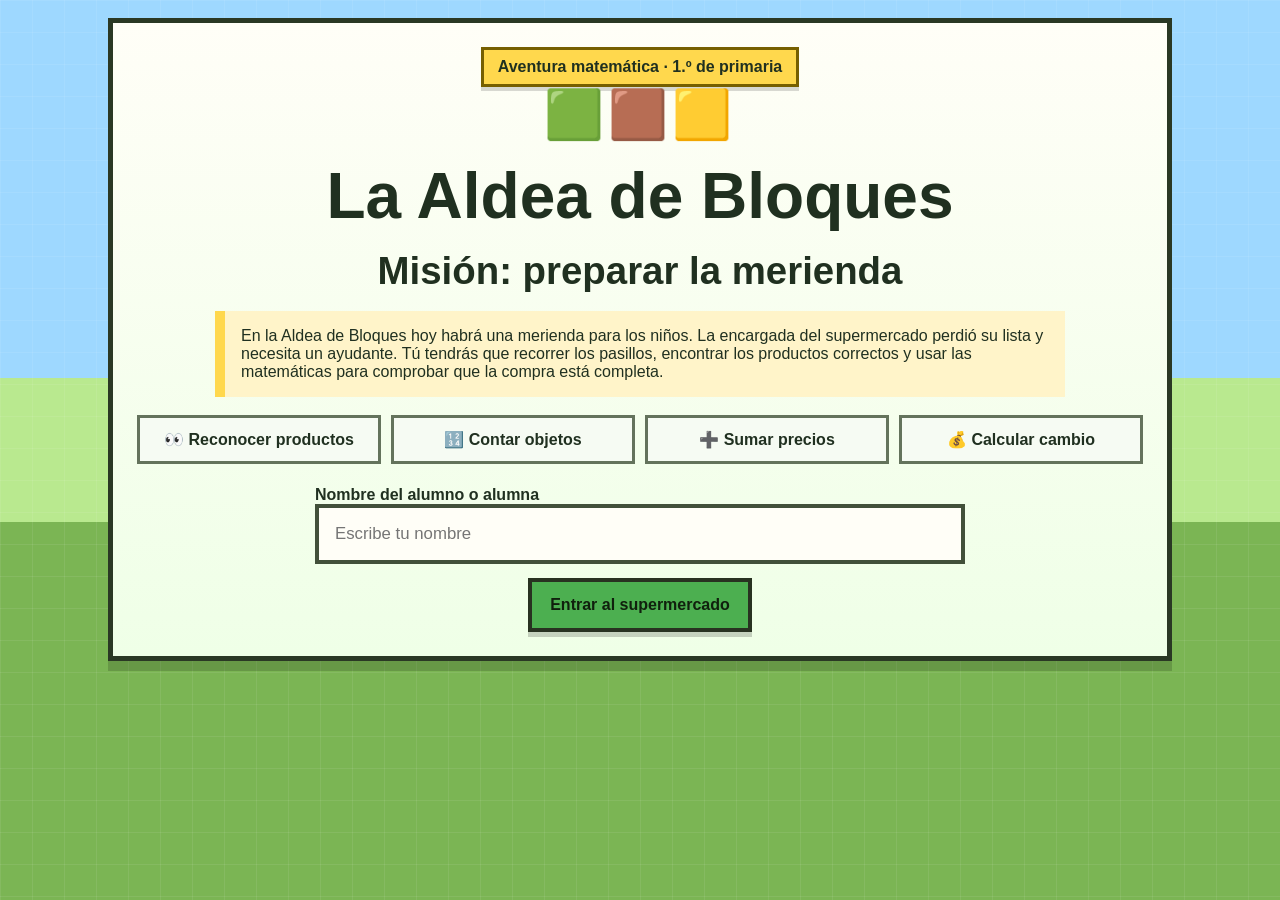
<file: curso-verano/supermercado-primero/index.html>
<!DOCTYPE html>
<html lang="es">
<head>
<meta charset="UTF-8">
<meta name="viewport" content="width=device-width, initial-scale=1.0">
<title>La Aldea de Bloques: Misión Supermercado</title>
<style>
:root{--sky:#9ed8ff;--grass:#72b94f;--grass-dark:#3f7e2a;--wood:#9a6437;--stone:#61707a;--cream:#fff8df;--yellow:#ffd84d;--orange:#ff9f43;--red:#e45858;--blue:#3e7bd6;--green:#4caf50;--ink:#203020;--white:#fff;--shadow:0 10px 0 rgba(0,0,0,.16)}
*{box-sizing:border-box}html{scroll-behavior:smooth}body{margin:0;font-family:Verdana,Geneva,Tahoma,sans-serif;color:var(--ink);background:linear-gradient(var(--sky) 0 42%,#b9e98f 42% 58%,#7bb554 58% 100%);min-height:100vh;overflow-x:hidden}body:before{content:"";position:fixed;inset:0;pointer-events:none;background-image:linear-gradient(rgba(255,255,255,.08) 1px,transparent 1px),linear-gradient(90deg,rgba(255,255,255,.08) 1px,transparent 1px);background-size:32px 32px}.wrapper{width:min(1100px,100%);margin:auto;padding:18px;position:relative;z-index:1}.panel{background:rgba(255,255,255,.97);border:5px solid #2a3824;box-shadow:var(--shadow);padding:24px;margin-bottom:20px}.hero{text-align:center;background:linear-gradient(180deg,#fffef7,#efffe7)}.logo{font-size:3rem;letter-spacing:4px}h1{font-size:clamp(2rem,6vw,4rem);margin:.25em 0}h2{font-size:clamp(1.5rem,4vw,2.4rem);margin:.3em 0}h3{margin:.3em 0}p{line-height:1.55}.badge{display:inline-block;background:var(--yellow);border:3px solid #765f00;padding:8px 14px;font-weight:900;box-shadow:0 4px 0 rgba(0,0,0,.15)}.story{background:#fff4c9;border-left:10px solid var(--yellow);padding:16px;text-align:left;max-width:850px;margin:18px auto}input{width:100%;padding:16px;font-size:1.05rem;border:4px solid #42503a;background:#fffef7}button{border:4px solid #283221;padding:14px 18px;font-size:1rem;font-weight:900;cursor:pointer;box-shadow:0 5px 0 rgba(0,0,0,.18);transition:.1s}button:active{transform:translateY(4px);box-shadow:0 1px 0 rgba(0,0,0,.18)}.primary{background:var(--green);color:#10200d}.secondary{background:#dfeeff}.warning{background:#ffe9b8}.hidden{display:none!important}.topbar{display:flex;justify-content:space-between;gap:16px;align-items:flex-start;flex-wrap:wrap}.status{display:flex;gap:10px;flex-wrap:wrap}.status-box{background:#edf8e8;border:3px solid #4e6343;padding:10px 12px;font-weight:900}.objectives{display:grid;grid-template-columns:repeat(4,1fr);gap:10px;margin-top:16px}.objective{border:3px solid #64735c;background:#f6fbf3;padding:12px;text-align:center;font-weight:800}.map{display:grid;grid-template-columns:repeat(6,1fr);gap:8px;margin-top:16px}.map-node{padding:10px 6px;border:3px solid #5f6c59;background:#e5eee0;text-align:center;font-size:.88rem;font-weight:800}.map-node.active{background:var(--yellow);transform:translateY(-3px)}.teacher-box{background:#eef5ff;border:4px dashed var(--blue);padding:14px;margin:16px 0}.mission-card{background:linear-gradient(180deg,#f5fff0,#e6f4dd)}.aisle-head{display:flex;gap:14px;align-items:center;flex-wrap:wrap}.aisle-icon{width:76px;height:76px;display:grid;place-items:center;font-size:3rem;border:4px solid #46523f;background:#fff}.list-card{background:#fff8dd;border:4px solid #7e6a21;padding:14px;margin:14px 0}.list-items{display:flex;flex-wrap:wrap;gap:8px;margin-top:8px}.list-chip{padding:8px 10px;background:#fff;border:3px solid #85702d;font-weight:800}.products{display:grid;grid-template-columns:repeat(4,1fr);gap:12px}.product{background:#fff;border:4px solid #4d5b47;padding:14px;text-align:center;min-height:170px;display:flex;flex-direction:column;justify-content:center}.product:hover{transform:translateY(-4px)}.product.selected{background:#dbffd2;border-color:#3d8d31}.product .emoji{font-size:3rem}.product .name{font-weight:900;margin-top:6px}.product .price{font-weight:900;color:#1f5fa9;font-size:1.25rem;margin-top:4px}.hint{background:#fff1e1;border:4px solid var(--orange);padding:13px;margin-top:14px;font-weight:800}.success{background:#ddffd6;border:4px solid #3f8d35;padding:13px;margin-top:14px;font-weight:900}.cart{border:4px solid var(--wood);background:#fff;padding:14px;margin-top:16px}.cart-items{display:flex;flex-wrap:wrap;gap:8px;margin-top:8px}.cart-item{background:#fff0c9;border:3px solid #8d6a29;padding:8px 10px;font-weight:800}.math-board{background:#f7fbff;border:4px solid #4b6d8a;padding:16px;margin-top:14px}.number-line{display:grid;grid-template-columns:repeat(11,1fr);gap:4px;margin:10px 0}.number-line span{border:2px solid #506276;padding:7px 2px;text-align:center;background:#fff;font-size:.85rem}.progress{height:20px;border:4px solid #2e3828;background:#fff;margin:12px 0}.progress span{display:block;height:100%;background:repeating-linear-gradient(90deg,#66b64b 0 24px,#4a9236 24px 48px);width:0}.question{font-size:clamp(1.3rem,4vw,2rem);font-weight:900;line-height:1.4;margin-bottom:14px}.options{display:grid;grid-template-columns:repeat(2,1fr);gap:12px}.option{text-align:left;background:#fff;min-height:64px}.option.correct{background:#d9ffd1}.option.wrong{background:#ffd8d8}.result-grid{display:grid;grid-template-columns:repeat(3,1fr);gap:12px;margin:18px 0}.result-box{border:4px solid #516149;background:#f3f9ef;text-align:center;padding:18px}.result-box strong{display:block;font-size:2rem;color:#2f6d22}.skill{margin:12px 0}.skill-head{display:flex;justify-content:space-between;font-weight:900}.skill-bar{height:16px;border:3px solid #35402f;background:#fff;margin-top:5px}.skill-bar span{display:block;height:100%;background:var(--yellow)}@media(max-width:800px){.objectives{grid-template-columns:repeat(2,1fr)}.map{grid-template-columns:1fr 1fr}.products{grid-template-columns:repeat(2,1fr)}.options{grid-template-columns:1fr}.result-grid{grid-template-columns:1fr}}
</style>
</head>
<body>
<div class="wrapper">
<section id="intro" class="panel hero">
<div class="badge">Aventura matemática · 1.º de primaria</div><div class="logo">🟩🟫🟨</div><h1>La Aldea de Bloques</h1><h2>Misión: preparar la merienda</h2>
<div class="story">En la Aldea de Bloques hoy habrá una merienda para los niños. La encargada del supermercado perdió su lista y necesita un ayudante. Tú tendrás que recorrer los pasillos, encontrar los productos correctos y usar las matemáticas para comprobar que la compra está completa.</div>
<div class="objectives"><div class="objective">👀 Reconocer productos</div><div class="objective">🔢 Contar objetos</div><div class="objective">➕ Sumar precios</div><div class="objective">💰 Calcular cambio</div></div>
<div style="max-width:650px;margin:22px auto 0;text-align:left"><label><strong>Nombre del alumno o alumna</strong></label><input id="studentName" placeholder="Escribe tu nombre"><div style="margin-top:14px;text-align:center"><button class="primary" onclick="start()">Entrar al supermercado</button></div></div>
</section>
<section id="game" class="hidden"><section class="panel"><div class="topbar"><div><div class="badge">Tu misión</div><h2 id="welcome"></h2><p>Compra exactamente 6 productos para preparar la merienda.</p></div><div class="status"><div class="status-box">🛒 <span id="count">0</span>/6</div><div class="status-box">💵 $<span id="total">0</span></div><div class="status-box">⭐ <span id="stars">0</span></div></div></div><div class="list-card"><strong>Lista de compra</strong><div class="list-items"><span class="list-chip">🍎 1 manzana</span><span class="list-chip">🍞 1 pan</span><span class="list-chip">🥛 1 leche</span><span class="list-chip">🧃 1 jugo</span><span class="list-chip">🧼 1 jabón</span><span class="list-chip">📒 1 cuaderno</span></div></div><div class="map" id="map"></div></section>
<section id="aislePanel" class="panel mission-card"><div class="aisle-head"><div class="aisle-icon" id="aisleIcon"></div><div><div class="badge" id="aisleNumber"></div><h2 id="aisleTitle"></h2></div></div><div class="teacher-box" id="teacherPrompt"></div><div class="products" id="products"></div><div id="feedback" class="hidden"></div><div class="cart"><strong>Carrito del alumno</strong><div id="cartItems" class="cart-items"><span>Aún no hay productos.</span></div></div><div id="miniMath" class="math-board hidden"></div><div style="margin-top:16px;display:flex;gap:10px;flex-wrap:wrap"><button id="hintBtn" class="warning" onclick="showHint()">Dame una pista</button><button id="nextBtn" class="primary" onclick="nextAisle()" disabled>Siguiente pasillo</button></div></section></section>
<section id="quiz" class="panel hidden"><div class="badge">Comprobamos lo aprendido</div><h2>Reto final de la compra</h2><p>Ahora responde usando lo que observaste y compraste.</p><div id="qCounter"></div><div class="progress"><span id="bar"></span></div><div id="question" class="question"></div><div id="options" class="options"></div><div id="qFeedback" class="hidden"></div></section>
<section id="result" class="panel hidden"><div class="badge">Misión completada</div><h2 id="resultTitle"></h2><p id="resultText"></p><div class="result-grid"><div class="result-box"><span>Aciertos</span><strong id="scoreBox"></strong></div><div class="result-box"><span>Resultado</span><strong id="percentBox"></strong></div><div class="result-box"><span>Estrellas</span><strong id="starBox"></strong></div></div><h3>Habilidades observadas</h3><div id="skills"></div><div style="margin-top:18px;display:flex;gap:10px;flex-wrap:wrap"><button class="primary" onclick="location.reload()">Jugar otra vez</button><button class="secondary" onclick="window.print()">Imprimir resultado</button></div></section>
</div>
<script>
const aisles=[{title:"Frutas del bosque",icon:"🍎",prompt:"Busca la fruta roja de la lista. Observa el dibujo y el precio.",hint:"La fruta que necesitas es roja y cuesta $8.",required:["Manzana"],products:[{name:"Manzana",emoji:"🍎",price:8},{name:"Plátano",emoji:"🍌",price:6},{name:"Naranja",emoji:"🍊",price:7},{name:"Pera",emoji:"🍐",price:9}],mini:"¿Cuántas frutas elegiste en este pasillo?"},{title:"Panadería de piedra",icon:"🍞",prompt:"La merienda necesita un pan. Elige solamente el producto de la lista.",hint:"El producto correcto tiene forma de barra y cuesta $10.",required:["Pan"],products:[{name:"Pan",emoji:"🍞",price:10},{name:"Pastel",emoji:"🍰",price:18},{name:"Galletas",emoji:"🍪",price:12},{name:"Dona",emoji:"🍩",price:11}],mini:"El pan cuesta $10. Señala el número 10 en la recta."},{title:"Bebidas heladas",icon:"🥛",prompt:"En este pasillo debes encontrar dos productos: leche y jugo.",hint:"Necesitas una bebida blanca y una bebida en cajita.",required:["Leche","Jugo"],products:[{name:"Leche",emoji:"🥛",price:9},{name:"Jugo",emoji:"🧃",price:7},{name:"Yogur",emoji:"🥣",price:8},{name:"Agua",emoji:"💧",price:5}],mini:"Leche $9 + jugo $7 = ¿cuánto?"},{title:"Casa y limpieza",icon:"🧼",prompt:"Busca el producto que sirve para lavarse las manos.",hint:"Hace espuma y cuesta $6.",required:["Jabón"],products:[{name:"Jabón",emoji:"🧼",price:6},{name:"Esponja",emoji:"🧽",price:5},{name:"Escoba",emoji:"🧹",price:15},{name:"Cubeta",emoji:"🪣",price:14}],mini:"¿El jabón cuesta más o menos que la manzana?"},{title:"Papelería encantada",icon:"📒",prompt:"Busca el objeto que usamos para escribir y guardar actividades.",hint:"Tiene hojas y cuesta $11.",required:["Cuaderno"],products:[{name:"Cuaderno",emoji:"📒",price:11},{name:"Lápiz",emoji:"✏️",price:4},{name:"Colores",emoji:"🖍️",price:13},{name:"Tijeras",emoji:"✂️",price:10}],mini:"¿Qué cuesta más: el cuaderno de $11 o el pan de $10?"},{title:"Caja de cobro",icon:"🧾",prompt:"Revisa el carrito. Debe tener 6 productos. Después pasarás al reto final.",hint:"Cuenta uno por uno los dibujos del carrito.",required:[],products:[],mini:"Toda la compra cuesta $51. Si pagas con $60, ¿cuánto cambio recibes?"}];
const quiz=[{q:"¿Cuántos productos compraste?",opts:["4","5","6","7"],ans:2,skill:"Conteo"},{q:"¿Qué producto costó $8?",opts:["La manzana","El pan","La leche","El jabón"],ans:0,skill:"Reconocimiento de precios"},{q:"¿Qué cuesta más: el pan de $10 o el jabón de $6?",opts:["El pan","El jabón","Cuestan igual","No se sabe"],ans:0,skill:"Comparación"},{q:"¿Cuánto cuestan la leche de $9 y el jugo de $7?",opts:["$14","$15","$16","$17"],ans:2,skill:"Suma"},{q:"¿Cuánto cuestan el cuaderno de $11 y el jabón de $6?",opts:["$15","$16","$17","$18"],ans:2,skill:"Suma"},{q:"Si pagas el pan de $10 con $20, ¿cuánto cambio recibes?",opts:["$8","$9","$10","$11"],ans:2,skill:"Cambio"},{q:"¿Cuál fue el producto más barato de la lista?",opts:["Jabón","Jugo","Manzana","Leche"],ans:0,skill:"Comparación"},{q:"La compra cuesta $51. Si pagas con $60, ¿cuánto cambio recibes?",opts:["$7","$8","$9","$10"],ans:2,skill:"Cambio"}];
let aisle=0,cart=[],selected=[],stars=0,qIndex=0,score=0,skillLog=[];
function start(){const name=document.getElementById("studentName").value.trim();if(!name){alert("Escribe tu nombre para comenzar.");return}document.getElementById("intro").classList.add("hidden");document.getElementById("game").classList.remove("hidden");document.getElementById("welcome").textContent=`¡Hola, ${name}!`;buildMap();renderAisle()}
function buildMap(){const map=document.getElementById("map");map.innerHTML="";aisles.forEach((a,i)=>{const n=document.createElement("div");n.className="map-node";n.textContent=`${i+1}. ${a.title}`;map.appendChild(n)})}
function renderAisle(){const a=aisles[aisle];selected=[];document.getElementById("aisleIcon").textContent=a.icon;document.getElementById("aisleNumber").textContent=`Estación ${aisle+1} de ${aisles.length}`;document.getElementById("aisleTitle").textContent=a.title;document.getElementById("teacherPrompt").innerHTML=`<strong>Consigna:</strong> ${a.prompt}`;document.getElementById("feedback").className="hidden";document.getElementById("nextBtn").disabled=true;document.getElementById("miniMath").classList.add("hidden");document.querySelectorAll(".map-node").forEach((el,i)=>el.classList.toggle("active",i===aisle));const pbox=document.getElementById("products");pbox.innerHTML="";if(a.products.length===0){pbox.innerHTML="<div class='success' style='grid-column:1/-1'>Revisa tu carrito. Si tiene 6 productos, ya estás listo.</div>";document.getElementById("nextBtn").disabled=cart.length!==6;document.getElementById("nextBtn").textContent="Ir al reto final"}else{a.products.forEach(p=>{const b=document.createElement("button");b.className="product";b.innerHTML=`<div class="emoji">${p.emoji}</div><div class="name">${p.name}</div><div class="price">$${p.price}</div>`;b.onclick=()=>choose(p,b);pbox.appendChild(b)});document.getElementById("nextBtn").textContent="Siguiente pasillo"}}
function choose(p,btn){const a=aisles[aisle],need=a.required,fb=document.getElementById("feedback");if(selected.includes(p.name))return;if(!need.includes(p.name)){fb.className="hint";fb.textContent="Ese producto no aparece en la lista. Observa nuevamente la consigna.";return}selected.push(p.name);cart.push(p);stars++;btn.classList.add("selected");btn.disabled=true;fb.className="success";fb.textContent=`¡Correcto! ${p.name} fue agregado al carrito.`;updateCart();if(need.every(x=>selected.includes(x))){showMiniMath();document.getElementById("nextBtn").disabled=false}}
function showHint(){const fb=document.getElementById("feedback");fb.className="hint";fb.textContent=aisles[aisle].hint}
function showMiniMath(){const box=document.getElementById("miniMath"),a=aisles[aisle];box.classList.remove("hidden");let visual="";if(aisle===1)visual='<div class="number-line">'+Array.from({length:11},(_,i)=>`<span>${i}</span>`).join("")+'</div>';box.innerHTML=`<strong>Mini reto:</strong> ${a.mini}${visual}`}
function updateCart(){document.getElementById("count").textContent=cart.length;document.getElementById("total").textContent=cart.reduce((s,p)=>s+p.price,0);document.getElementById("stars").textContent=stars;const c=document.getElementById("cartItems");c.innerHTML="";cart.forEach(p=>{const x=document.createElement("span");x.className="cart-item";x.textContent=`${p.emoji} ${p.name} $${p.price}`;c.appendChild(x)})}
function nextAisle(){if(aisle<aisles.length-1){aisle++;renderAisle();window.scrollTo({top:0,behavior:"smooth"})}else{document.getElementById("game").classList.add("hidden");document.getElementById("quiz").classList.remove("hidden");renderQuestion();window.scrollTo({top:0})}}
function renderQuestion(){const q=quiz[qIndex];document.getElementById("qCounter").textContent=`Pregunta ${qIndex+1} de ${quiz.length}`;document.getElementById("bar").style.width=`${qIndex/quiz.length*100}%`;document.getElementById("question").textContent=q.q;document.getElementById("qFeedback").className="hidden";const box=document.getElementById("options");box.innerHTML="";q.opts.forEach((o,i)=>{const b=document.createElement("button");b.className="option";b.textContent=`${String.fromCharCode(65+i)}) ${o}`;b.onclick=()=>answer(i,b);box.appendChild(b)})}
function answer(i,btn){const q=quiz[qIndex];document.querySelectorAll(".option").forEach(b=>b.disabled=true);const ok=i===q.ans;skillLog.push({skill:q.skill,ok});const fb=document.getElementById("qFeedback");if(ok){score++;stars++;btn.classList.add("correct");fb.className="success";fb.textContent="¡Muy bien!"}else{btn.classList.add("wrong");document.querySelectorAll(".option")[q.ans].classList.add("correct");fb.className="hint";fb.textContent="Observa los precios y vuelve a pensar."}setTimeout(()=>{qIndex++;qIndex<quiz.length?renderQuestion():finish()},1000)}
function finish(){document.getElementById("quiz").classList.add("hidden");document.getElementById("result").classList.remove("hidden");const name=document.getElementById("studentName").value.trim(),pct=Math.round(score/quiz.length*100);document.getElementById("resultTitle").textContent=`Resultado de ${name}`;document.getElementById("scoreBox").textContent=`${score}/${quiz.length}`;document.getElementById("percentBox").textContent=`${pct}%`;document.getElementById("starBox").textContent=stars;document.getElementById("resultText").textContent=pct>=88?"Excelente desempeño: reconoce precios, suma y calcula cambios sencillos.":pct>=63?"Buen avance: comprende la mayoría de las situaciones de compra.":"Necesita práctica adicional en conteo, suma y cambio.";const summary={};skillLog.forEach(r=>{if(!summary[r.skill])summary[r.skill]={ok:0,total:0};summary[r.skill].total++;if(r.ok)summary[r.skill].ok++});const s=document.getElementById("skills");s.innerHTML="";Object.entries(summary).forEach(([k,v])=>{const p=Math.round(v.ok/v.total*100);s.innerHTML+=`<div class="skill"><div class="skill-head"><span>${k}</span><span>${p}%</span></div><div class="skill-bar"><span style="width:${p}%"></span></div></div>`});window.scrollTo({top:0,behavior:"smooth"})}
</script>
</body>
</html>
</file>
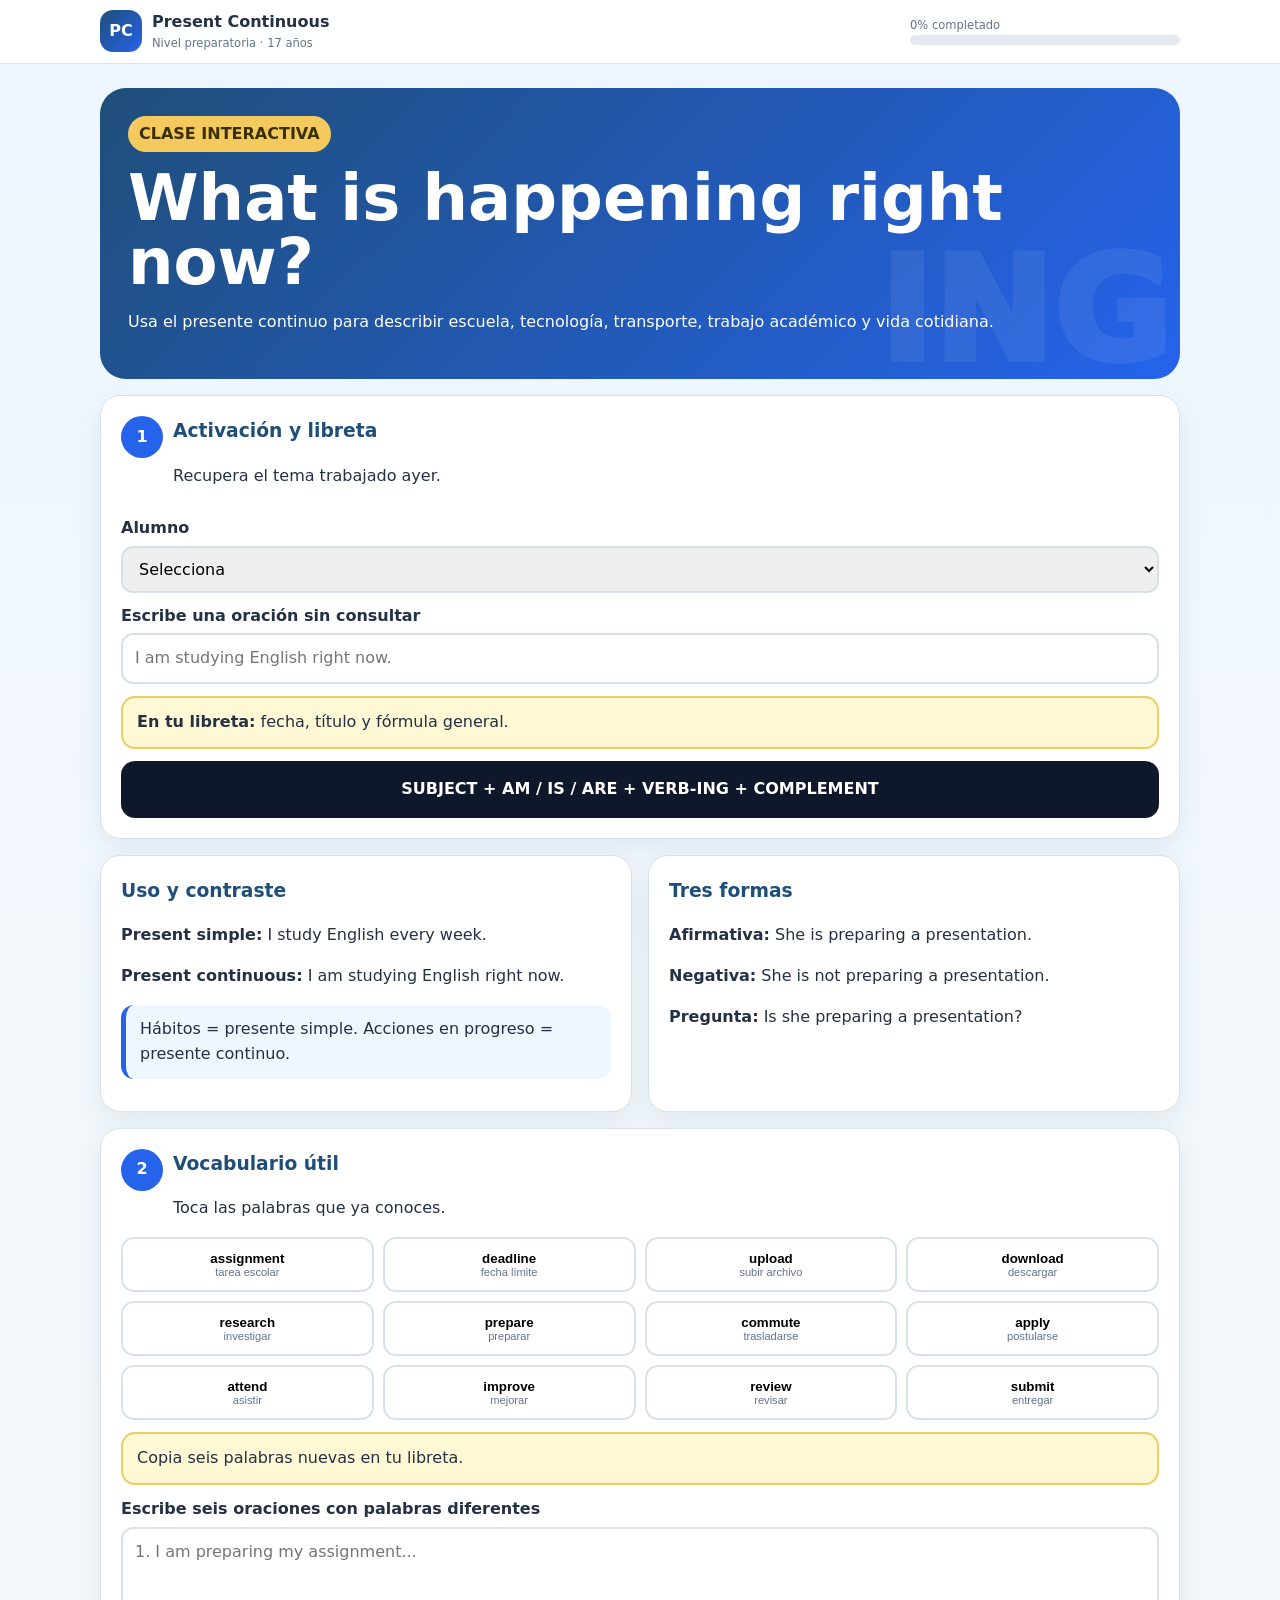
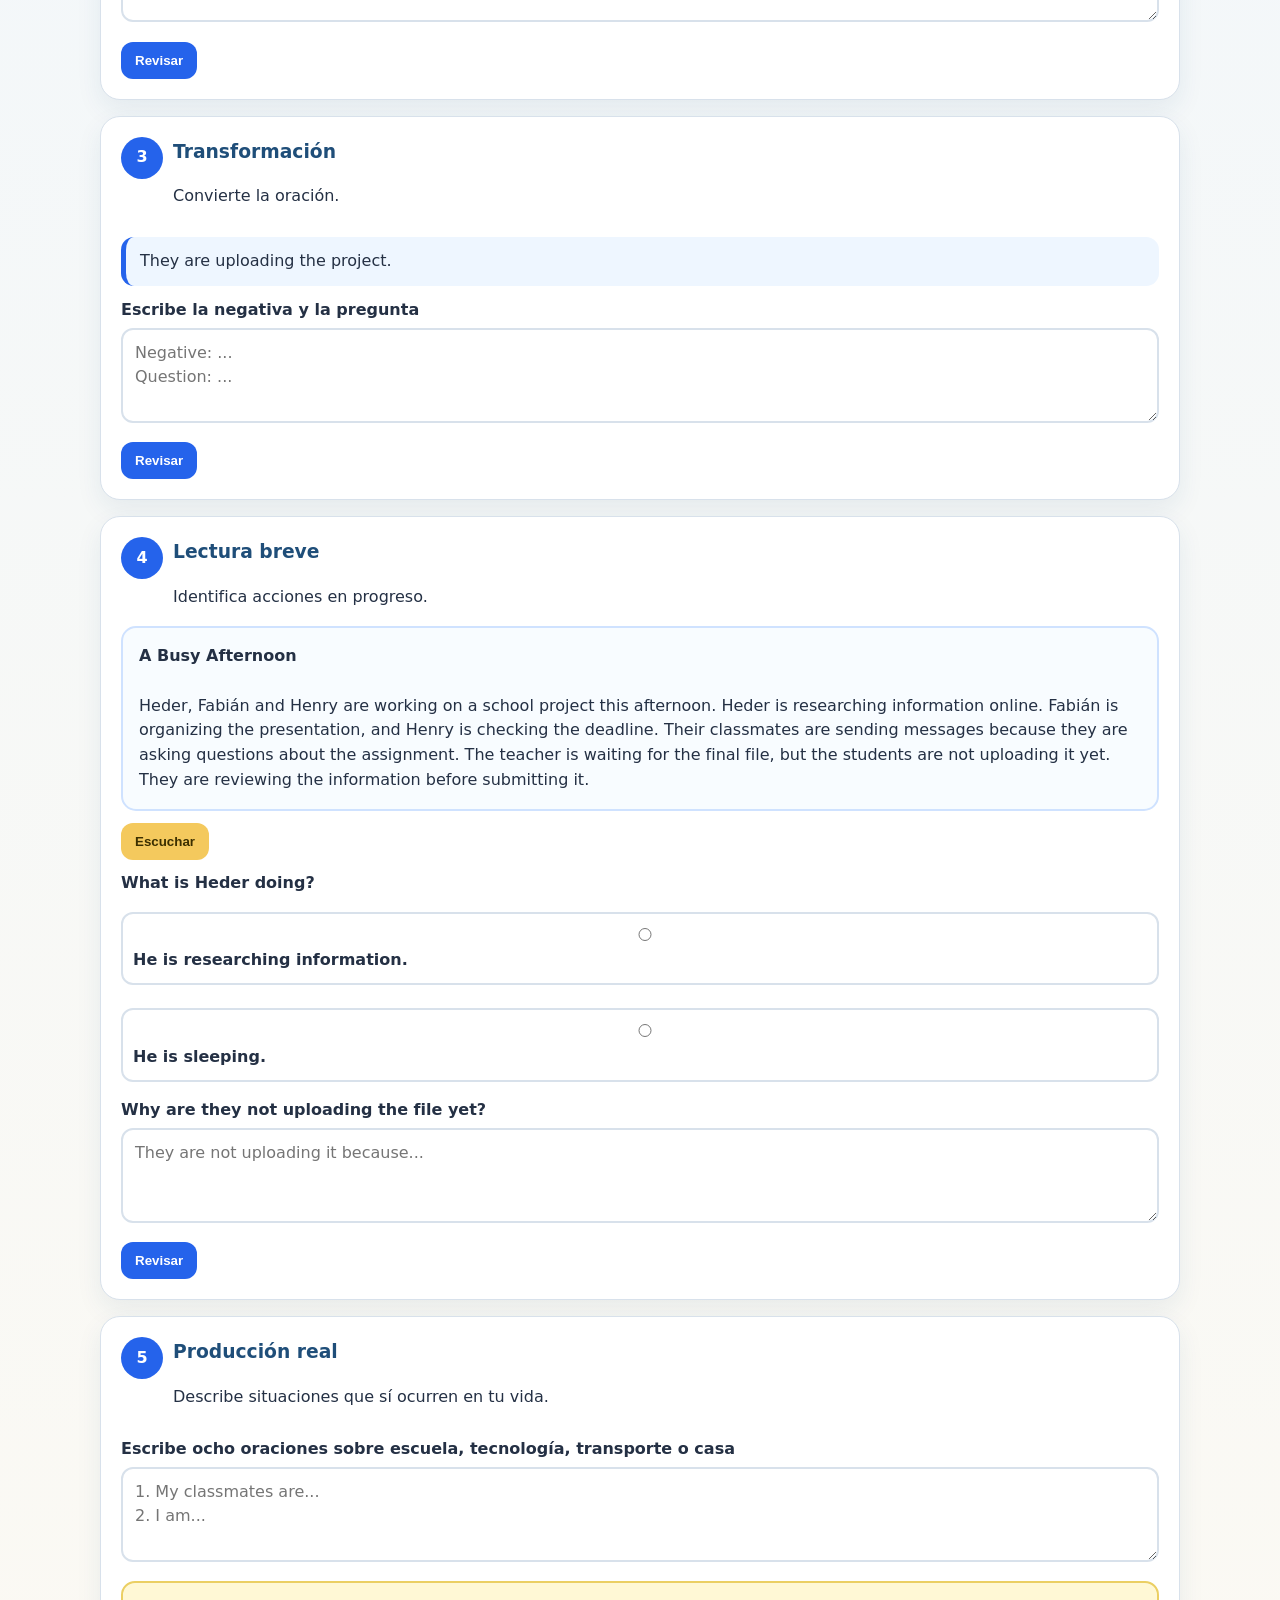
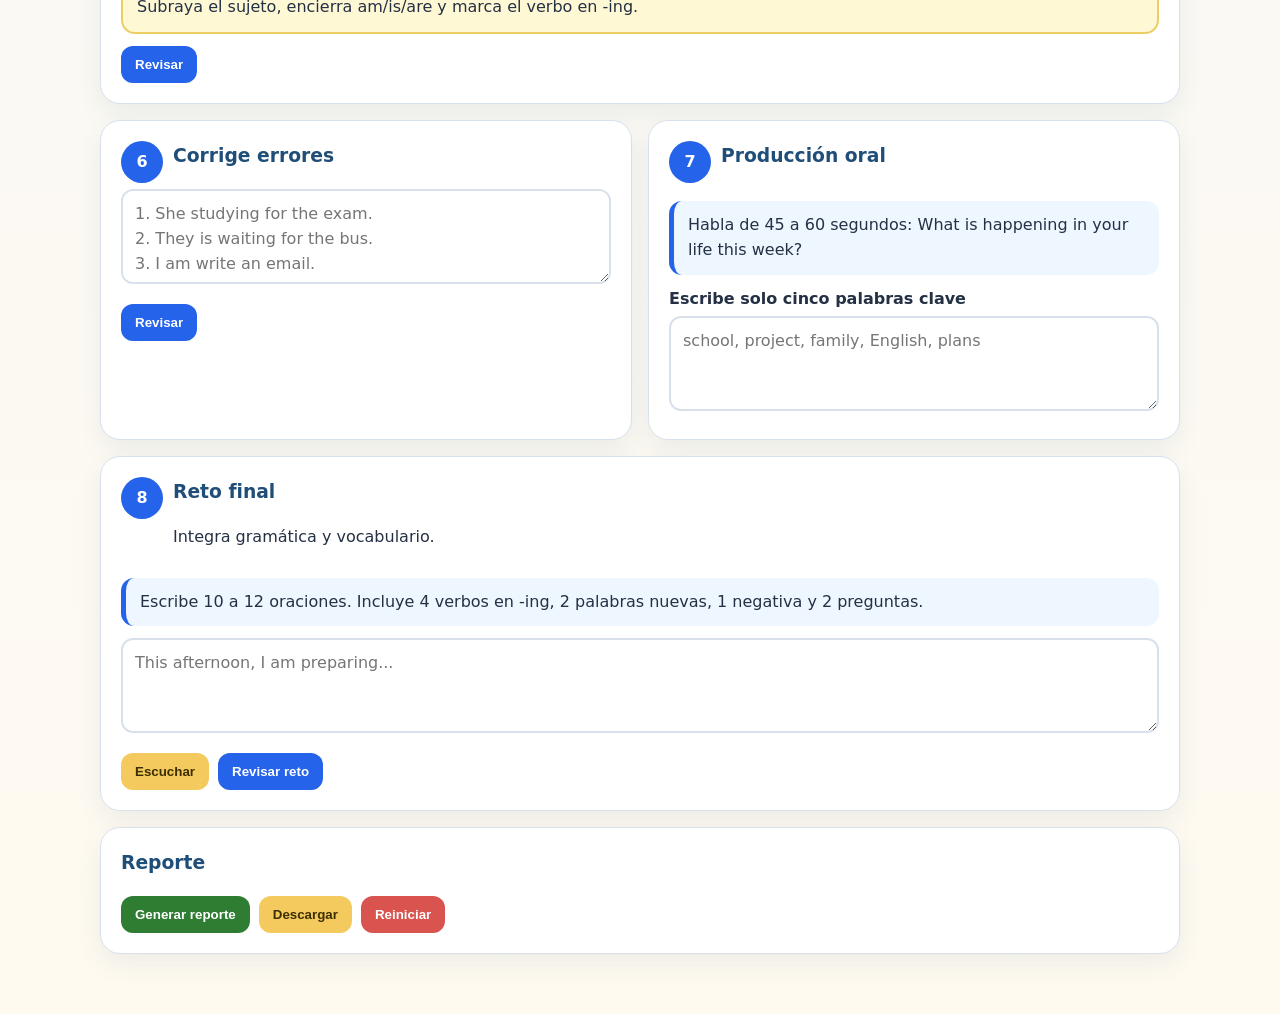
<file: plan-fabian/clases/presente-continuo/index.html>
<!doctype html><html lang="es"><head><meta charset="utf-8"><meta name="viewport" content="width=device-width,initial-scale=1"><meta http-equiv="refresh" content="0;url=../../../clases/presente-continuo-preparatoria/"><title>Clase de Fabián</title></head><body><p>Abriendo la clase de Present Continuous de Fabián…</p><p><a href="../../../clases/presente-continuo-preparatoria/">Abrir clase</a></p></body></html>
</file>
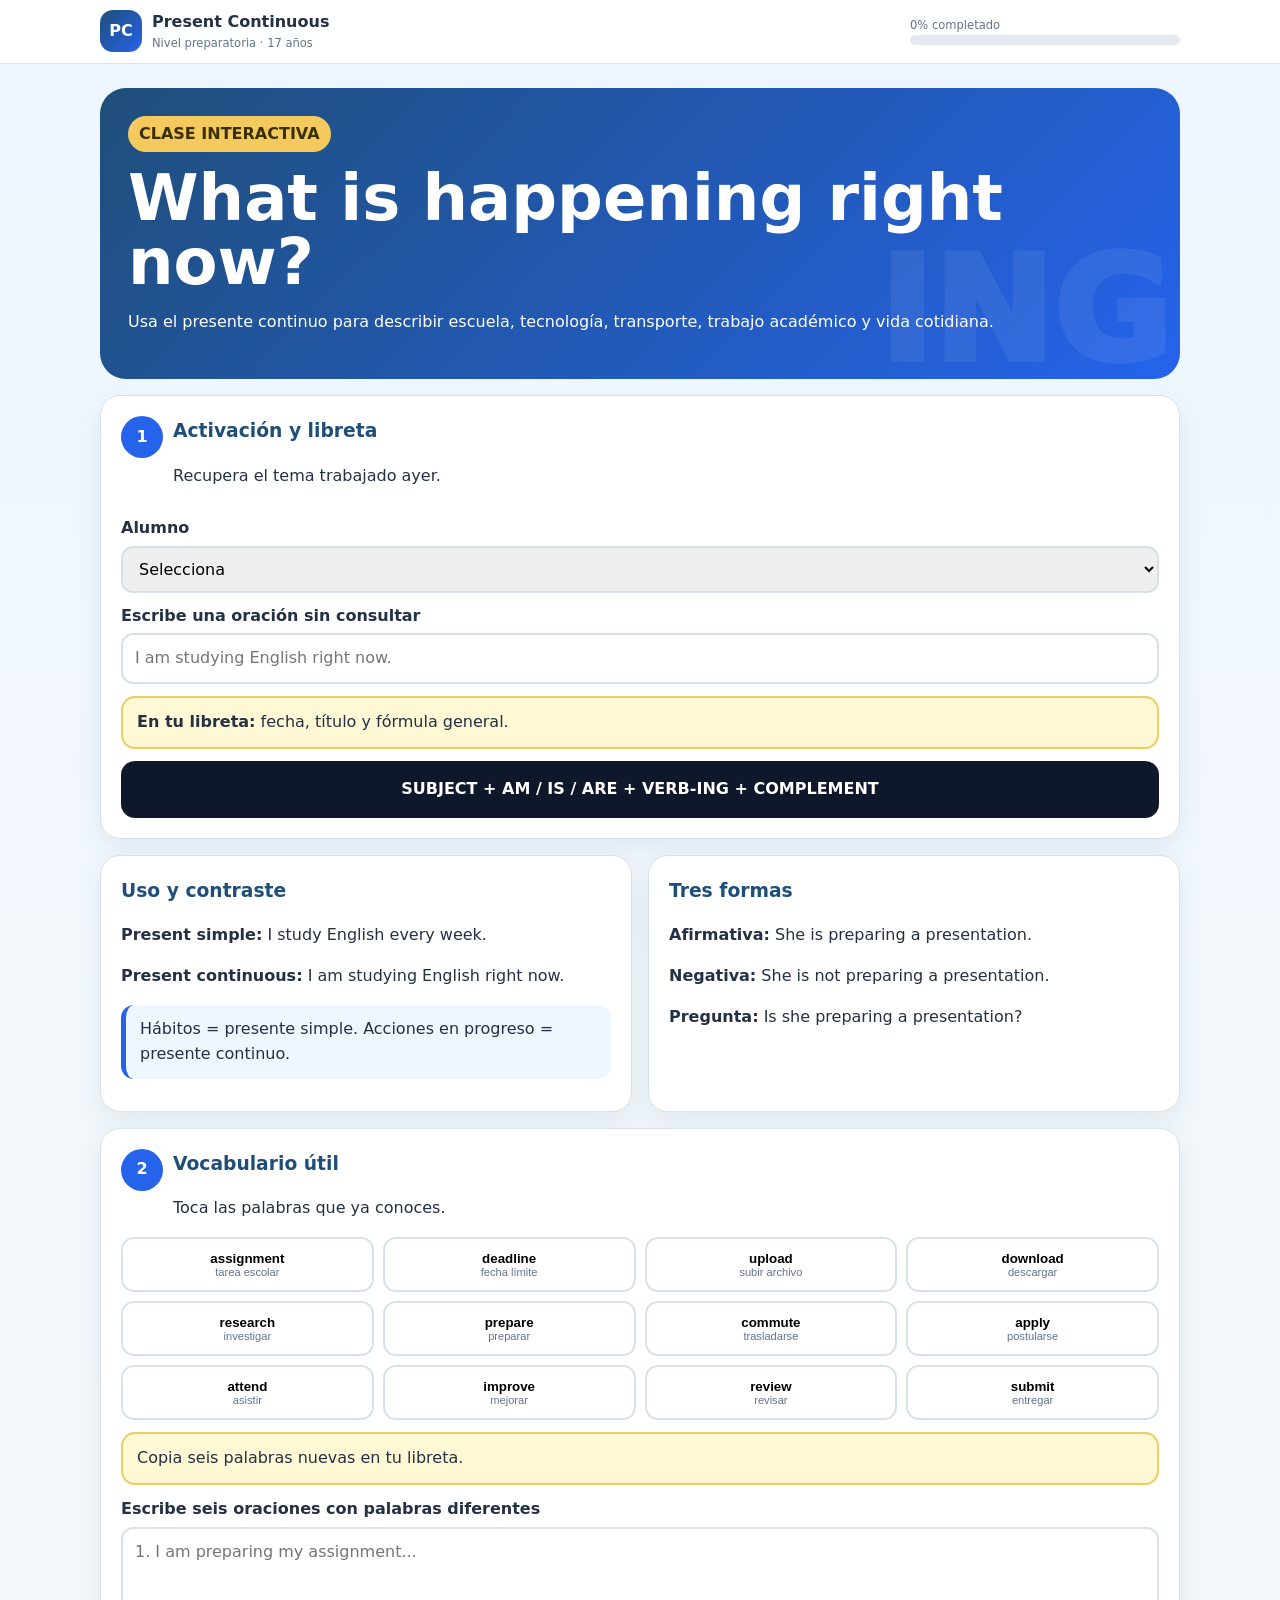
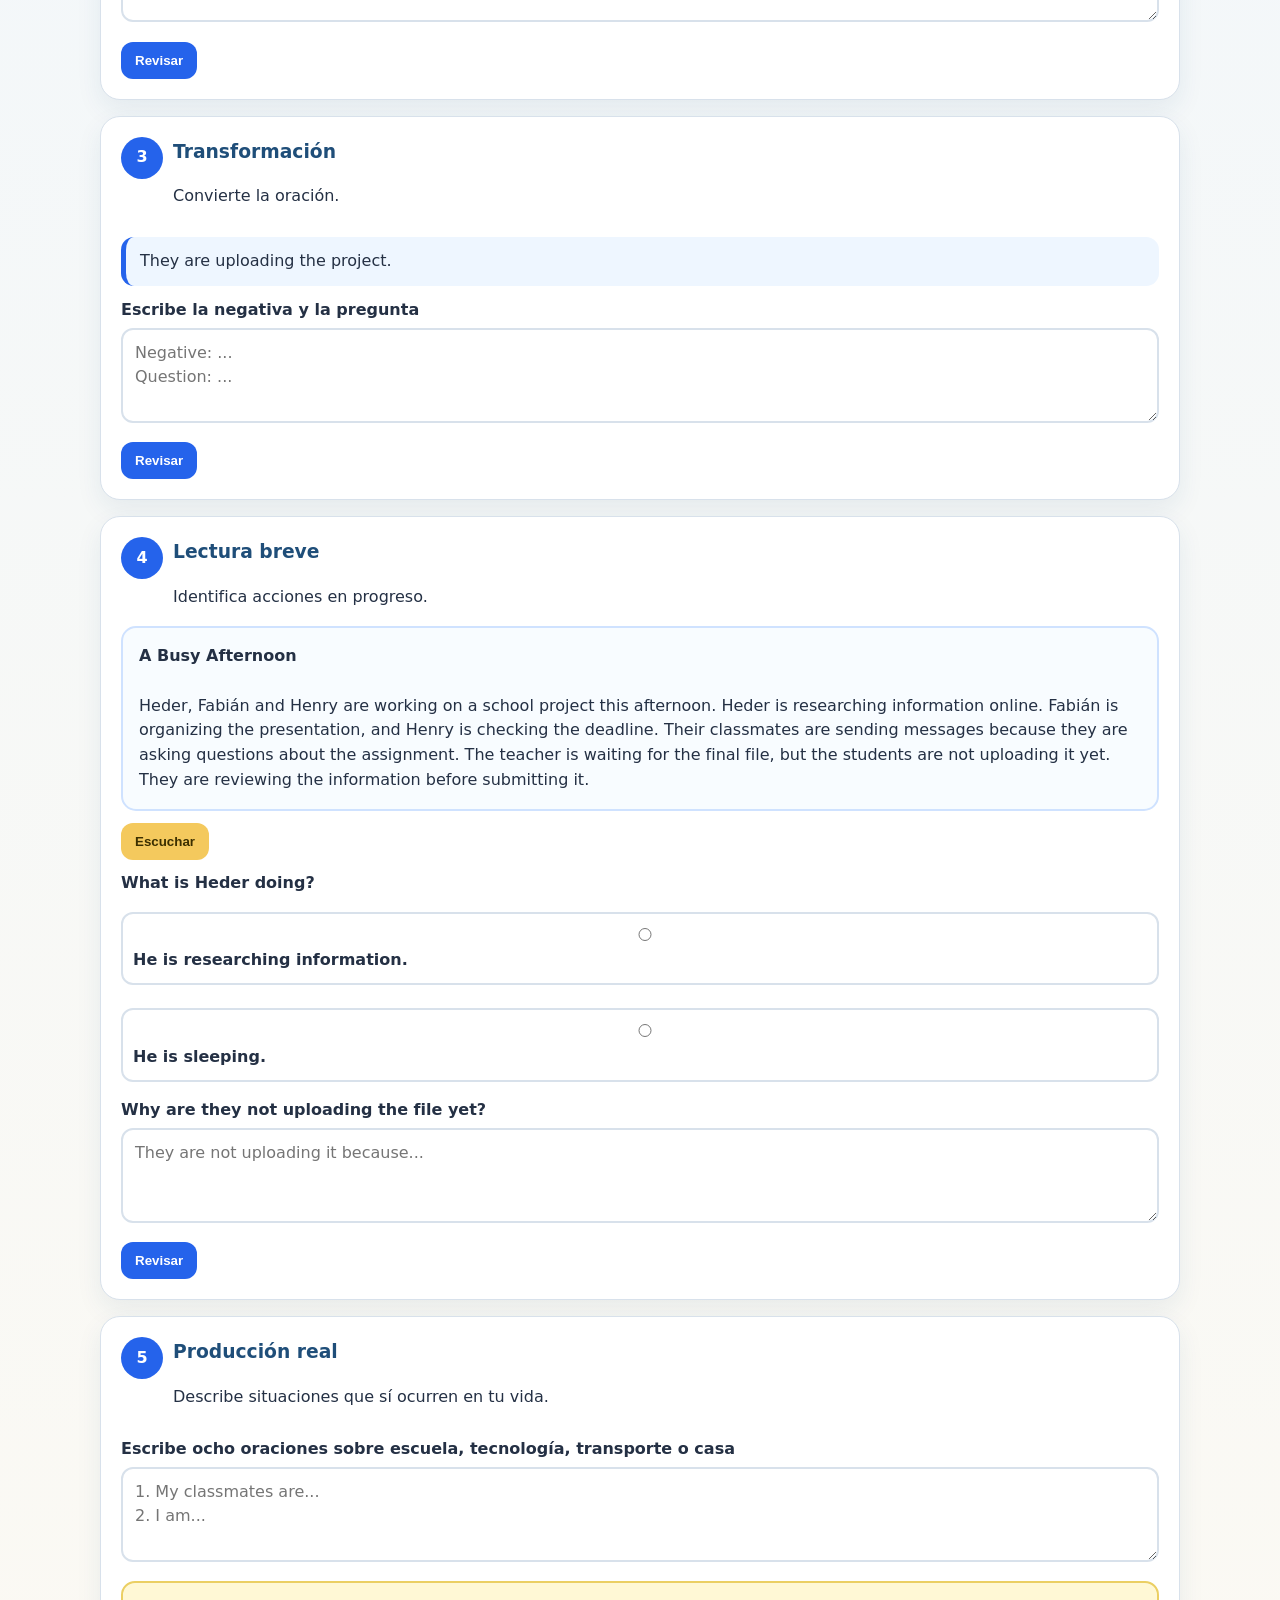
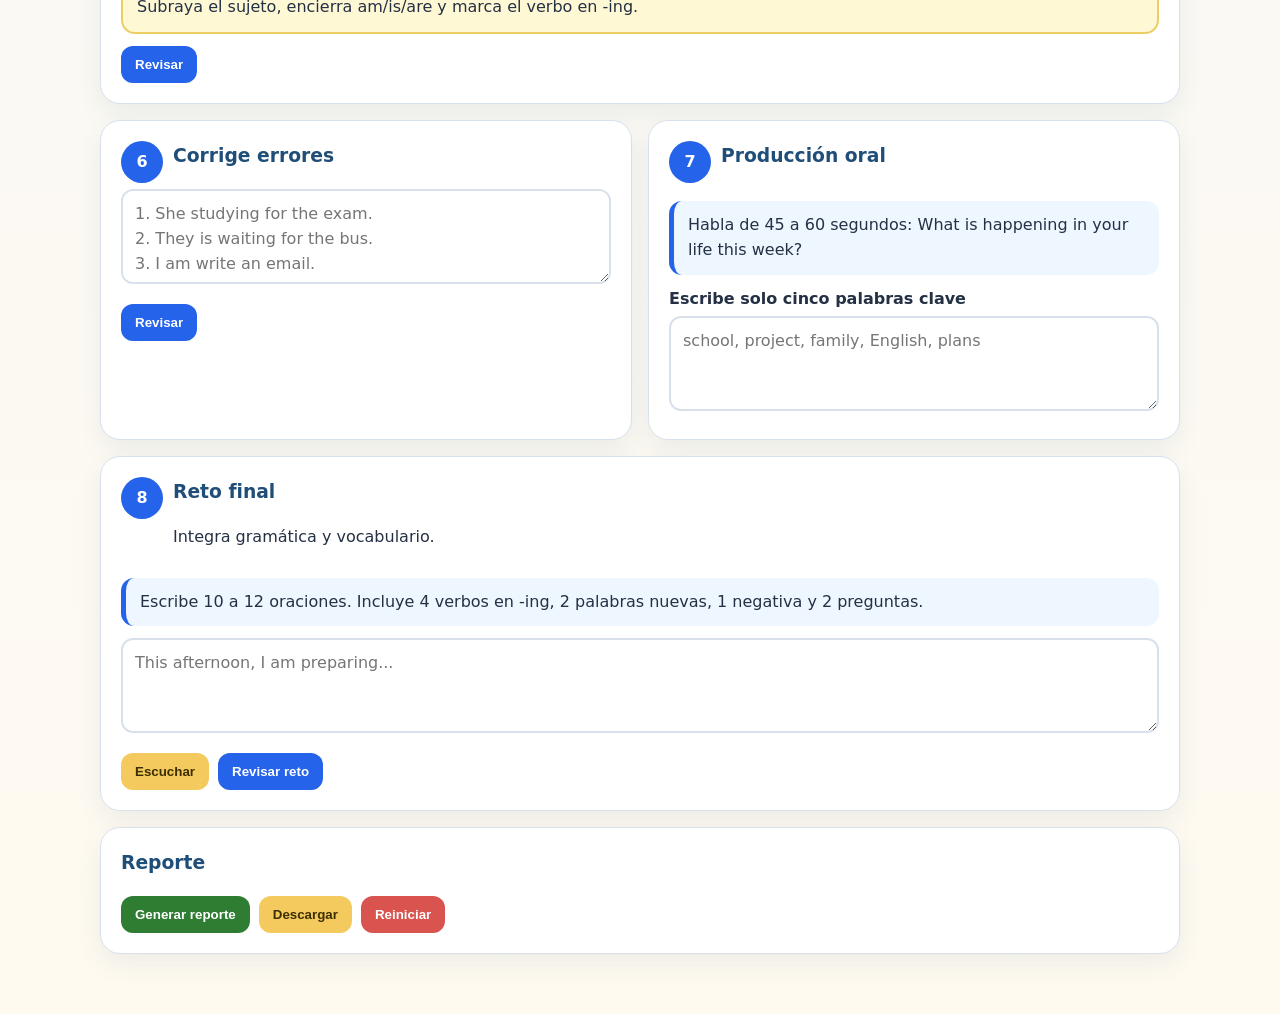
<file: plan-heder/clases/presente-continuo/index.html>
<!doctype html><html lang="es"><head><meta charset="utf-8"><meta name="viewport" content="width=device-width,initial-scale=1"><meta http-equiv="refresh" content="0;url=../../../clases/presente-continuo-preparatoria/"><title>Clase de Heder</title></head><body><p>Abriendo la clase de Present Continuous de Heder…</p><p><a href="../../../clases/presente-continuo-preparatoria/">Abrir clase</a></p></body></html>
</file>
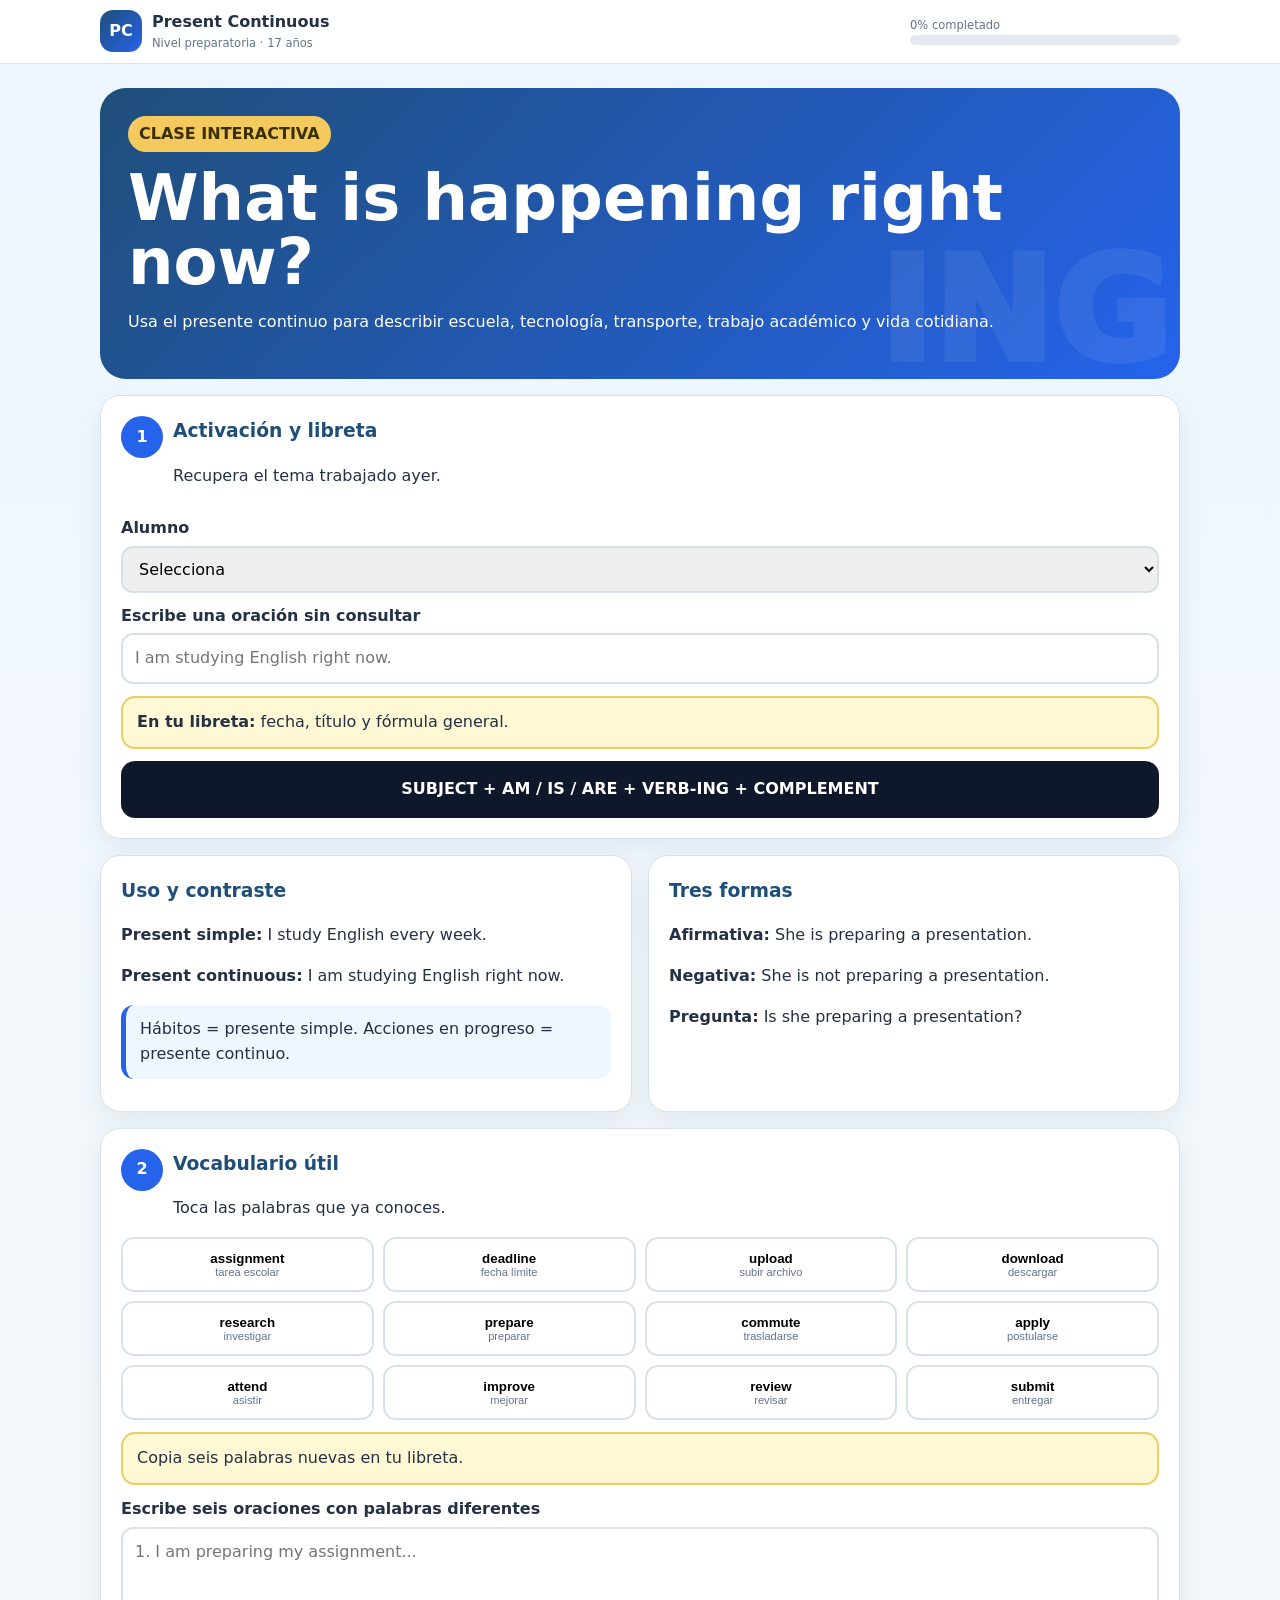
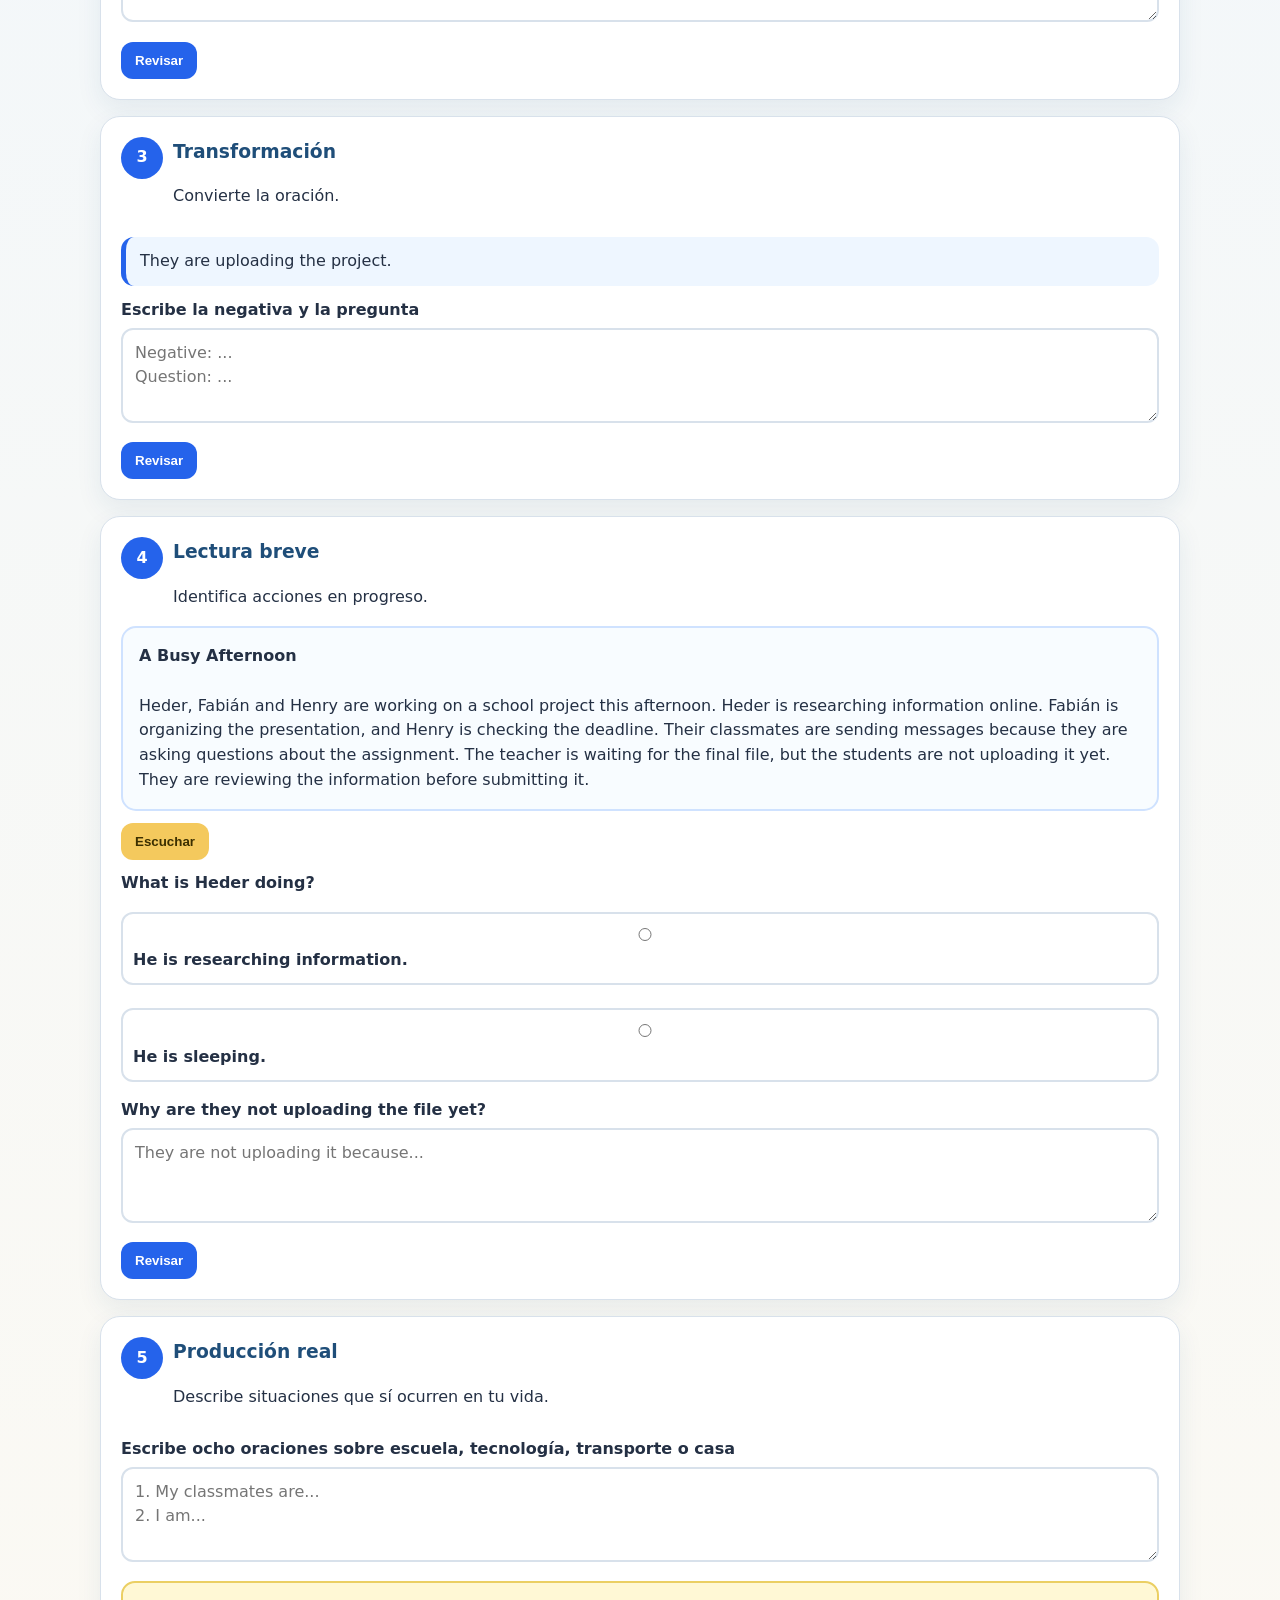
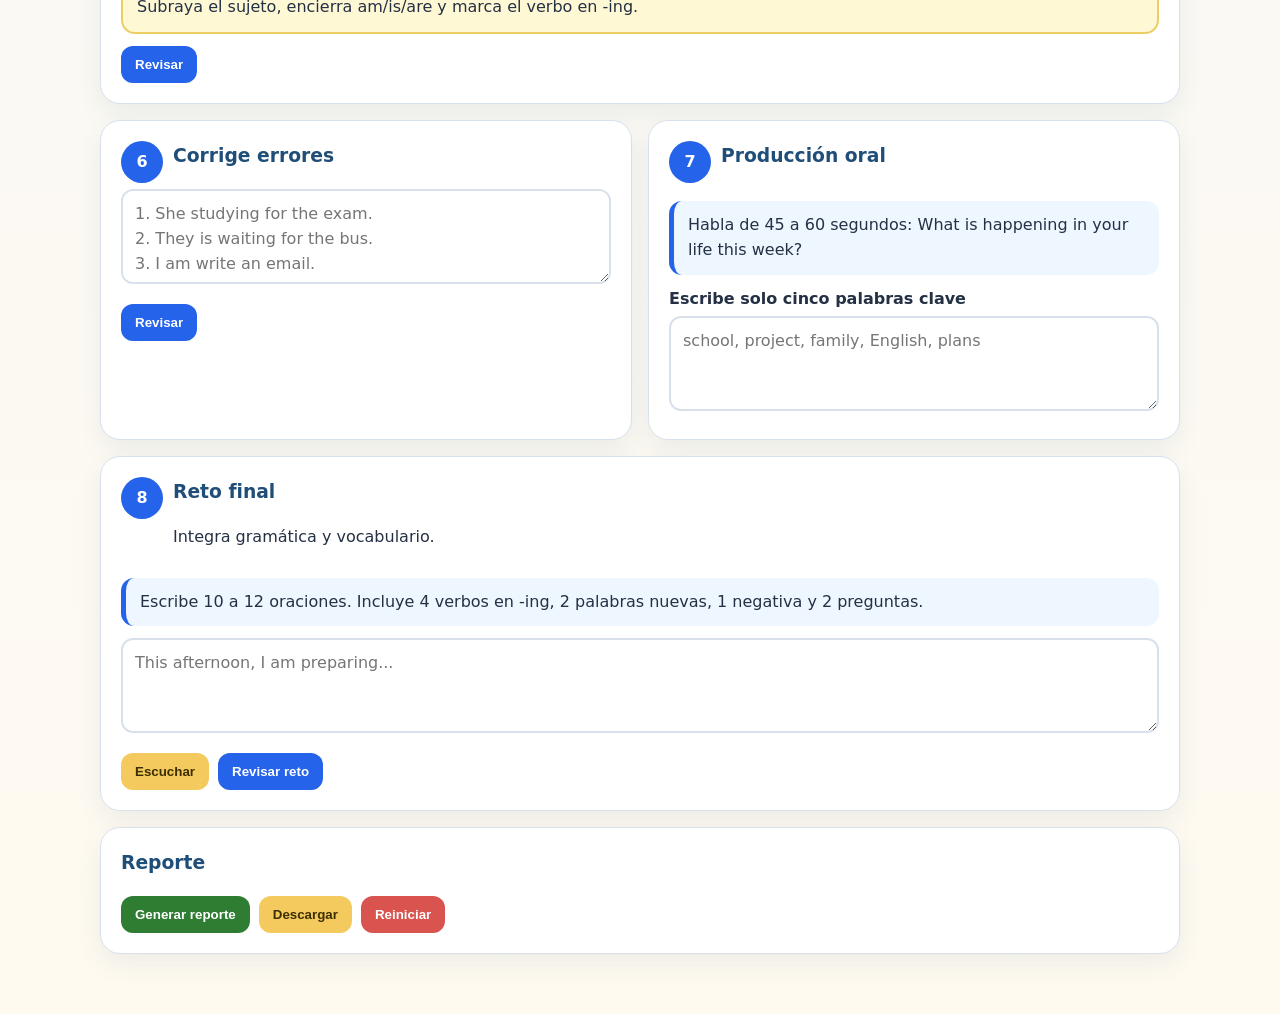
<file: reporte-henry/clases/presente-continuo/index.html>
<!doctype html><html lang="es"><head><meta charset="utf-8"><meta name="viewport" content="width=device-width,initial-scale=1"><meta http-equiv="refresh" content="0;url=../../../clases/presente-continuo-preparatoria/"><title>Clase de Henry</title></head><body><p>Abriendo la clase de Present Continuous de Henry…</p><p><a href="../../../clases/presente-continuo-preparatoria/">Abrir clase</a></p></body></html>
</file>
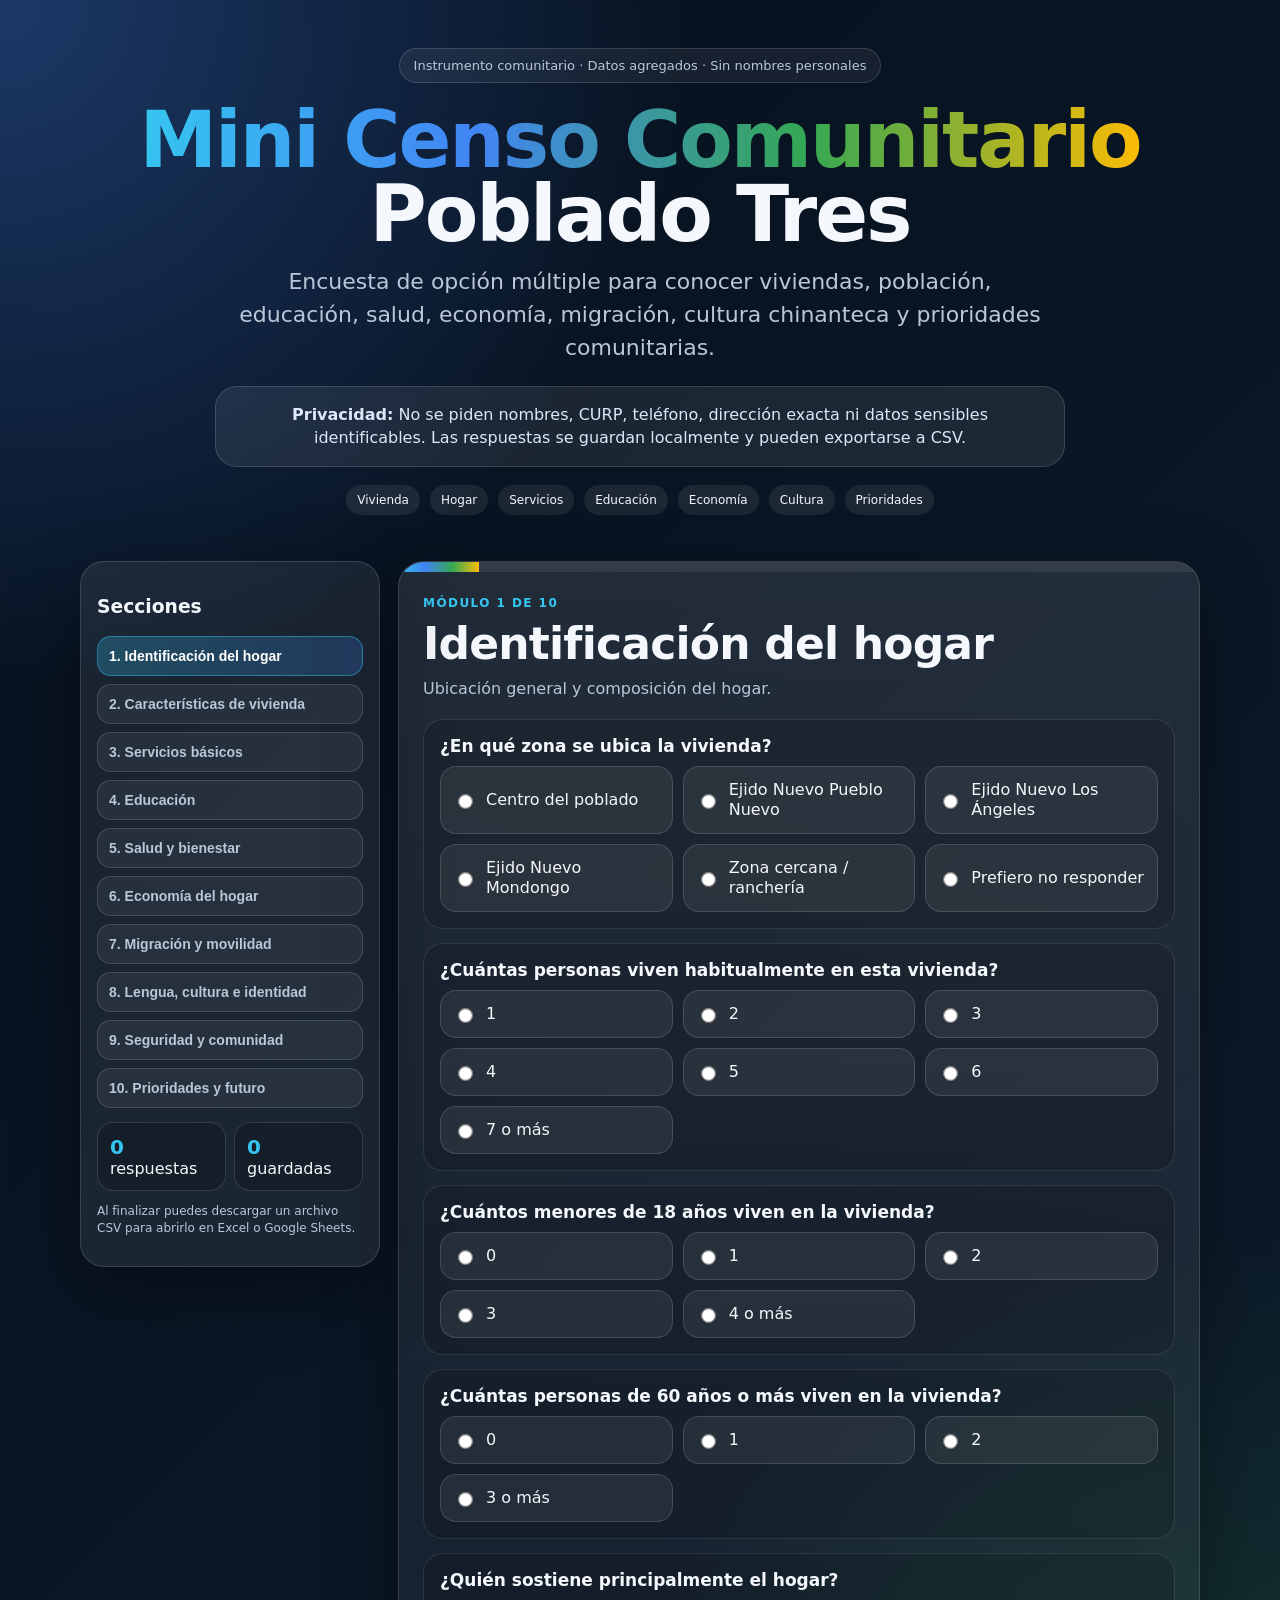
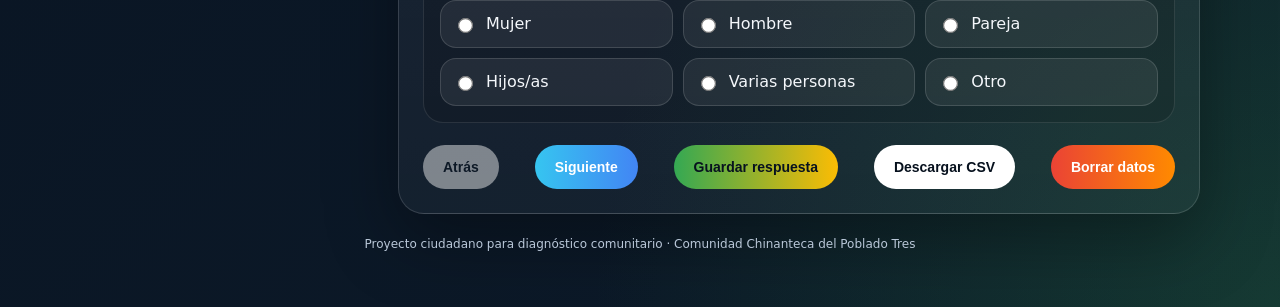
<file: mini-censo-comunitario.html>
<!DOCTYPE html><html lang="es"><head><meta charset="UTF-8"><meta name="viewport" content="width=device-width, initial-scale=1.0"><title>Mini Censo Comunitario | Poblado Tres</title><style>:root{--bg:#07111f;--bg2:#0d1b2a;--text:#f4f7fb;--muted:#b9c7d8;--line:rgba(255,255,255,.14);--cyan:#36c5f0;--blue:#4285f4;--green:#34a853;--yellow:#fbbc04;--red:#ea4335;--shadow:0 24px 70px rgba(0,0,0,.35);--radius:26px}*{box-sizing:border-box}body{margin:0;font-family:Inter,system-ui,-apple-system,BlinkMacSystemFont,"Segoe UI",sans-serif;background:radial-gradient(circle at top left,rgba(66,133,244,.34),transparent 30%),radial-gradient(circle at bottom right,rgba(52,168,83,.22),transparent 30%),linear-gradient(135deg,var(--bg),var(--bg2));color:var(--text);min-height:100vh}.wrap{width:min(1120px,93vw);margin:auto;padding:26px 0 54px}header{text-align:center;padding:22px 0}.badge{display:inline-flex;padding:9px 14px;border:1px solid var(--line);border-radius:999px;background:rgba(255,255,255,.06);color:var(--muted);font-size:13px}h1{font-size:clamp(34px,8vw,78px);line-height:.95;margin:20px 0 14px;letter-spacing:-2px}.grad{background:linear-gradient(90deg,var(--cyan),var(--blue),var(--green),var(--yellow));-webkit-background-clip:text;background-clip:text;color:transparent}.lead{font-size:clamp(16px,3.6vw,22px);color:var(--muted);max-width:820px;margin:0 auto;line-height:1.5}.notice{margin:22px auto 0;max-width:850px;background:rgba(255,255,255,.08);border:1px solid var(--line);border-radius:22px;padding:16px 18px;color:#dce8f8;line-height:1.45}.toolbar{display:flex;gap:10px;justify-content:center;flex-wrap:wrap;margin-top:18px}.pill{padding:8px 11px;border-radius:999px;background:rgba(255,255,255,.08);font-size:12px}.layout{display:grid;grid-template-columns:300px 1fr;gap:18px;margin-top:24px}.side{position:sticky;top:14px;align-self:start;background:rgba(255,255,255,.07);border:1px solid var(--line);border-radius:24px;padding:16px;box-shadow:var(--shadow)}.moduleList{display:grid;gap:8px}.moduleBtn{border:1px solid var(--line);background:rgba(255,255,255,.06);color:var(--muted);border-radius:14px;padding:11px;text-align:left;font-weight:800}.moduleBtn.active{background:linear-gradient(90deg,rgba(54,197,240,.25),rgba(66,133,244,.22));color:#fff;border-color:rgba(54,197,240,.45)}.stats{display:grid;grid-template-columns:1fr 1fr;gap:8px;margin-top:14px}.stat{background:rgba(0,0,0,.18);border:1px solid var(--line);border-radius:16px;padding:12px}.stat b{display:block;font-size:20px;color:var(--cyan)}.panel{background:linear-gradient(180deg,rgba(255,255,255,.10),rgba(255,255,255,.04));border:1px solid var(--line);border-radius:var(--radius);box-shadow:var(--shadow);overflow:hidden}.progress{height:10px;background:rgba(255,255,255,.08)}.bar{height:100%;width:0%;background:linear-gradient(90deg,var(--cyan),var(--blue),var(--green),var(--yellow));transition:.35s}.content{padding:24px}.count{color:var(--cyan);font-weight:900;font-size:12px;text-transform:uppercase;letter-spacing:.12em}h2{font-size:clamp(26px,5vw,44px);margin:8px 0;letter-spacing:-.8px}.hint{color:var(--muted);line-height:1.5;margin:0 0 18px}.q{background:rgba(0,0,0,.13);border:1px solid rgba(255,255,255,.10);border-radius:20px;padding:16px;margin:14px 0}.q strong{display:block;margin-bottom:10px;font-size:17px}.grid{display:grid;grid-template-columns:repeat(auto-fit,minmax(205px,1fr));gap:10px}.option{display:flex;gap:11px;align-items:center;background:rgba(255,255,255,.07);border:1px solid var(--line);border-radius:16px;padding:13px;cursor:pointer;transition:.18s;line-height:1.25}.option:hover{transform:translateY(-2px);background:rgba(255,255,255,.11)}input{accent-color:#4285f4;transform:scale(1.15)}textarea{width:100%;border:1px solid var(--line);border-radius:14px;background:rgba(255,255,255,.08);color:var(--text);padding:13px;font-size:15px;outline:none;min-height:100px;resize:vertical}.actions{display:flex;gap:12px;justify-content:space-between;margin-top:22px;flex-wrap:wrap}button{border:0;border-radius:999px;padding:14px 20px;font-weight:900;font-size:14px;cursor:pointer;color:#06101d;background:#fff;transition:.2s}.primary{background:linear-gradient(90deg,var(--cyan),var(--blue));color:#fff}.green{background:linear-gradient(90deg,var(--green),var(--yellow));color:#07111f}.danger{background:linear-gradient(90deg,var(--red),#ff8a00);color:#fff}button:hover{transform:translateY(-2px)}button:disabled{opacity:.45;cursor:not-allowed;transform:none}.ok{display:none;background:rgba(52,168,83,.16);border:1px solid rgba(52,168,83,.38);padding:16px;border-radius:18px;margin-top:14px}.small,.footer{font-size:12px;color:var(--muted);line-height:1.45}.footer{text-align:center;margin-top:22px}@media(max-width:850px){.layout{grid-template-columns:1fr}.side{position:relative;top:auto}.moduleList{grid-template-columns:repeat(2,1fr)}.content{padding:18px}}@media(max-width:520px){.moduleList,.grid{grid-template-columns:1fr}h1{letter-spacing:-1px}}</style></head><body><div class="wrap"><header><div class="badge">Instrumento comunitario · Datos agregados · Sin nombres personales</div><h1><span class="grad">Mini Censo Comunitario</span><br>Poblado Tres</h1><p class="lead">Encuesta de opción múltiple para conocer viviendas, población, educación, salud, economía, migración, cultura chinanteca y prioridades comunitarias.</p><div class="notice"><b>Privacidad:</b> No se piden nombres, CURP, teléfono, dirección exacta ni datos sensibles identificables. Las respuestas se guardan localmente y pueden exportarse a CSV.</div><div class="toolbar"><span class="pill">Vivienda</span><span class="pill">Hogar</span><span class="pill">Servicios</span><span class="pill">Educación</span><span class="pill">Economía</span><span class="pill">Cultura</span><span class="pill">Prioridades</span></div></header><div class="layout"><aside class="side"><h3>Secciones</h3><div class="moduleList" id="moduleList"></div><div class="stats"><div class="stat"><b id="answered">0</b><span>respuestas</span></div><div class="stat"><b id="stored">0</b><span>guardadas</span></div></div><p class="small">Al finalizar puedes descargar un archivo CSV para abrirlo en Excel o Google Sheets.</p></aside><main class="panel"><div class="progress"><div class="bar" id="bar"></div></div><form class="content" id="survey"></form></main></div><div class="footer">Proyecto ciudadano para diagnóstico comunitario · Comunidad Chinanteca del Poblado Tres</div></div><script>const modules=[{title:'Identificación del hogar',desc:'Ubicación general y composición del hogar.',questions:[['zona','¿En qué zona se ubica la vivienda?',['Centro del poblado','Ejido Nuevo Pueblo Nuevo','Ejido Nuevo Los Ángeles','Ejido Nuevo Mondongo','Zona cercana / ranchería','Prefiero no responder']],['personas','¿Cuántas personas viven habitualmente en esta vivienda?',['1','2','3','4','5','6','7 o más']],['menores','¿Cuántos menores de 18 años viven en la vivienda?',['0','1','2','3','4 o más']],['adultos_mayores','¿Cuántas personas de 60 años o más viven en la vivienda?',['0','1','2','3 o más']],['jefatura','¿Quién sostiene principalmente el hogar?',['Mujer','Hombre','Pareja','Hijos/as','Varias personas','Otro']]]},{title:'Características de vivienda',desc:'Tenencia, materiales y condiciones físicas.',questions:[['tenencia','La vivienda es:',['Propia pagada','Propia pagando','Rentada','Prestada','Compartida con familiares','Otra']],['tipo_vivienda','Tipo de vivienda:',['Casa independiente','Departamento/cuarto','Vivienda en terreno familiar','Vivienda provisional','Otra']],['techo','Material predominante del techo:',['Losa de concreto','Lámina metálica','Lámina de asbesto','Lámina de cartón','Palma/material natural','Otro']],['paredes','Material predominante de paredes:',['Block/concreto','Ladrillo','Madera','Adobe','Lámina','Otro']],['piso','Material predominante del piso:',['Tierra','Cemento firme','Loseta/mosaico','Madera','Otro']],['dormitorios','Número de cuartos usados para dormir:',['1','2','3','4','5 o más']],['hacinamiento','¿Consideras que la vivienda tiene suficiente espacio?',['Sí, suficiente','Regular','No, falta espacio','No sabe']]]},{title:'Servicios básicos',desc:'Agua, drenaje, energía, saneamiento e internet.',questions:[['agua','Disponibilidad de agua:',['Dentro de la vivienda','Dentro del terreno','Por acarreo','Pipa','Pozo','No cuenta']],['frecuencia_agua','¿Con qué frecuencia llega el agua?',['Diario','Varias veces por semana','Una vez por semana','Menos de una vez por semana','No aplica']],['drenaje','Servicio sanitario / drenaje:',['Drenaje conectado','Fosa séptica','Letrina','No tiene','Otro']],['electricidad','¿Cuenta con energía eléctrica?',['Sí, regular','Sí, pero falla mucho','No']],['basura','Manejo de basura:',['Recolección pública','Se quema','Se entierra','Se lleva a otro lugar','Otro']],['internet','Internet en la vivienda:',['Fibra óptica','Internet inalámbrico local','Datos móviles','Satelital','No tiene']],['celular_senal','Calidad de señal celular:',['Buena','Regular','Mala','No hay señal']]]},{title:'Educación',desc:'Escolaridad y acceso educativo.',questions:[['escolaridad_jefe','Máximo nivel educativo del jefe/a del hogar:',['Sin estudios','Primaria','Secundaria','Bachillerato','Carrera técnica','Universidad','Posgrado']],['estudiantes','¿Hay estudiantes actualmente en la vivienda?',['Sí, preescolar/primaria','Sí, secundaria','Sí, bachillerato','Sí, universidad','Sí, varios niveles','No']],['internet_estudio','¿El internet limita el estudio o tareas?',['Mucho','Algo','Poco','Nada','No aplica']],['abandono','¿Alguien dejó de estudiar por falta de recursos, transporte o trabajo?',['Sí','No','No sabe','Prefiero no responder']],['capacitacion','¿Qué capacitación sería más útil?',['Computación','Inglés','Oficios','Emprendimiento','Agricultura/ganadería','Regularización escolar','Otra']]]},{title:'Salud y bienestar',desc:'Acceso a servicios de salud y condiciones generales.',questions:[['servicio_salud','Principal servicio de salud usado:',['Centro de salud','IMSS','ISSSTE','Médico particular','Farmacia/consultorio','Otro','No usa']],['distancia_salud','Acceso al servicio de salud:',['Cercano y suficiente','Cercano pero insuficiente','Lejano','Muy difícil','No sabe']],['enfermedades','¿Hay personas con enfermedad crónica en el hogar?',['Sí, diabetes','Sí, hipertensión','Sí, ambas','Sí, otra','No','Prefiero no responder']],['discapacidad','¿Hay personas con discapacidad o limitación importante?',['Sí','No','Prefiero no responder']],['salud_prioridad','¿Qué se necesita más en salud?',['Medicamentos','Médicos especialistas','Ambulancia/transporte','Campañas preventivas','Mejor atención','Otro']]]},{title:'Economía del hogar',desc:'Actividad económica, ingreso aproximado y apoyos.',questions:[['actividad','Actividad económica principal del hogar:',['Agricultura/caña','Ganadería','Comercio','Empleado/a público','Empleado/a privado','Trabajo independiente','Jornal','Remesas','Otro']],['ingreso','Ingreso mensual aproximado del hogar:',['Menos de $5,000','$5,000 a $10,000','$10,001 a $20,000','$20,001 a $30,000','Más de $30,000','Prefiero no responder']],['remesas','¿El hogar recibe remesas?',['Sí, de otro estado','Sí, de Estados Unidos','Sí, de ambos','No','Prefiero no responder']],['apoyos','¿Recibe algún apoyo gubernamental?',['Sí, adultos mayores','Sí, becas','Sí, campo/agricultura','Sí, otro','No','Prefiero no responder']],['gasto','¿Cuál gasto pesa más en el hogar?',['Alimentación','Salud','Educación','Transporte','Servicios','Deudas','Otro']],['emprende','¿Hay negocio o emprendimiento familiar?',['Sí, comercio','Sí, alimentos','Sí, servicios','Sí, campo/productos','No','En proyecto']]]},{title:'Migración y movilidad',desc:'Salida temporal, transporte y vínculos externos.',questions:[['migracion','¿Algún integrante migró por trabajo o estudio?',['Sí, a otro municipio','Sí, a otro estado','Sí, a Estados Unidos','Sí, varios casos','No']],['retorno','¿Hay personas que hayan regresado a vivir a la comunidad?',['Sí','No','No sabe']],['transporte','Principal medio de transporte:',['Caminando','Bicicleta','Moto','Mototaxi','Auto propio','Transporte público','Otro']],['movilidad_problema','Principal problema de movilidad:',['Costo','Mal estado de caminos','Falta de transporte','Seguridad vial','Distancia','No hay problema']]]},{title:'Lengua, cultura e identidad',desc:'Chinanteco, tradiciones y participación comunitaria.',questions:[['chinanteco','¿Alguien en la vivienda habla chinanteco?',['Sí, todos','Sí, adultos mayores','Sí, algunas personas','Lo entienden pero no lo hablan','No']],['transmision_lengua','¿Se enseña chinanteco a niñas, niños o jóvenes?',['Sí','A veces','No','No aplica']],['tradiciones','¿Qué tradición se considera más importante conservar?',['Labrada de Velas','Fiestas patronales','Música / son chinanteco','Día de Muertos','Lengua chinanteca','Todas','Otra']],['participacion','Participación en actividades comunitarias:',['Siempre','Frecuentemente','Algunas veces','Casi nunca','Nunca']],['orgullo','Sentido de pertenencia al Poblado Tres:',['Muy alto','Alto','Regular','Bajo','Prefiero no responder']]]},{title:'Seguridad y comunidad',desc:'Percepción de seguridad, organización y convivencia.',questions:[['seguridad','Percepción de seguridad en la comunidad:',['Muy segura','Segura','Regular','Insegura','Muy insegura']],['problema_seguridad','Problema de seguridad más visible:',['Robos','Alcoholismo/drogas','Violencia familiar','Conflictos vecinales','Tránsito/motos','No observa problema','Otro']],['confianza_autoridades','Confianza en autoridades locales:',['Alta','Media','Baja','Nula','No sabe']],['organizacion','¿La comunidad se organiza para resolver problemas?',['Sí, mucho','Sí, algo','Poco','Nada','No sabe']]]},{title:'Prioridades y futuro',desc:'Necesidades más urgentes y visión a 10 años.',questions:[['principal_problema','Principal problema de la comunidad:',['Agua','Calles/caminos','Alumbrado','Salud','Seguridad','Empleo','Internet','Educación','Medio ambiente']],['proyecto_urgente','Proyecto más urgente:',['Mejoramiento de calles','Internet comunitario','Centro cultural','Espacios deportivos','Capacitación laboral','Apoyo a emprendedores','Clínica/medicamentos','Programa ambiental']],['juventud','Prioridad para jóvenes:',['Deporte','Arte/cultura','Tecnología','Becas','Prevención de adicciones','Empleo','Orientación vocacional']],['medio_ambiente','Problema ambiental principal:',['Basura','Quema','Agua contaminada','Deforestación','Ruido','No sabe','Otro']],['futuro','¿Cómo ves el futuro del Poblado Tres en 10 años?',['Mucho mejor','Mejor','Igual','Peor','Mucho peor']],['propuesta_abierta','Escribe una propuesta concreta para mejorar la comunidad:','textarea']]}];const form=document.getElementById('survey'),moduleList=document.getElementById('moduleList'),bar=document.getElementById('bar'),answered=document.getElementById('answered'),stored=document.getElementById('stored');let current=0;function render(){form.innerHTML='';moduleList.innerHTML='';modules.forEach((m,i)=>{const b=document.createElement('button');b.type='button';b.className='moduleBtn '+(i===current?'active':'');b.textContent=(i+1)+'. '+m.title;b.onclick=()=>{current=i;render();scrollTo({top:0,behavior:'smooth'})};moduleList.appendChild(b)});const m=modules[current];const sec=document.createElement('section');sec.innerHTML=`<div class="count">Módulo ${current+1} de ${modules.length}</div><h2>${m.title}</h2><p class="hint">${m.desc}</p>`;m.questions.forEach(q=>{const box=document.createElement('div');box.className='q';box.innerHTML=`<strong>${q[1]}</strong>`;if(q[2]==='textarea'){box.innerHTML+=`<textarea name="${q[0]}" placeholder="Escribe una respuesta breve y concreta"></textarea>`}else{const grid=document.createElement('div');grid.className='grid';q[2].forEach(opt=>{const lab=document.createElement('label');lab.className='option';lab.innerHTML=`<input type="radio" name="${q[0]}" value="${opt}"> ${opt}`;grid.appendChild(lab)});box.appendChild(grid)}sec.appendChild(box)});sec.innerHTML+=`<div class="actions"><button type="button" ${current===0?'disabled':''} onclick="prevModule()">Atrás</button><button type="button" class="primary" onclick="nextModule()">${current===modules.length-1?'Revisar':'Siguiente'}</button><button type="button" class="green" onclick="saveResponse()">Guardar respuesta</button><button type="button" onclick="downloadCSV()">Descargar CSV</button><button type="button" class="danger" onclick="clearData()">Borrar datos</button></div><div class="ok" id="ok">Respuesta guardada correctamente.</div>`;form.appendChild(sec);updateStats()}function nextModule(){if(current<modules.length-1){current++;render();scrollTo({top:0,behavior:'smooth'})}else{saveResponse()}}function prevModule(){if(current>0){current--;render();scrollTo({top:0,behavior:'smooth'})}}function getData(){const data=new FormData(form);const obj={fecha:new Date().toLocaleString('es-MX'),modulo:modules[current].title};for(const [k,v] of data.entries())obj[k]=v;return obj}function saveResponse(){const obj=getData();let arr=JSON.parse(localStorage.getItem('mini_censo_poblado_tres')||'[]');arr.push(obj);localStorage.setItem('mini_censo_poblado_tres',JSON.stringify(arr));document.getElementById('ok').style.display='block';updateStats()}function updateStats(){const arr=JSON.parse(localStorage.getItem('mini_censo_poblado_tres')||'[]');stored.textContent=arr.length;let count=0;document.querySelectorAll('input:checked,textarea').forEach(el=>{if(el.value.trim())count++});answered.textContent=count;bar.style.width=((current+1)/modules.length*100)+'%'}document.addEventListener('change',updateStats);document.addEventListener('input',updateStats);function downloadCSV(){const arr=JSON.parse(localStorage.getItem('mini_censo_poblado_tres')||'[]');if(!arr.length){alert('Todavía no hay respuestas guardadas.');return}const keys=[...new Set(arr.flatMap(o=>Object.keys(o)))];const esc=v=>'"'+String(v??'').replaceAll('"','""')+'"';const csv=[keys.join(','),...arr.map(o=>keys.map(k=>esc(o[k])).join(','))].join('\n');const blob=new Blob([csv],{type:'text/csv;charset=utf-8'});const a=document.createElement('a');a.href=URL.createObjectURL(blob);a.download='mini_censo_poblado_tres.csv';a.click()}function clearData(){if(confirm('¿Borrar todas las respuestas guardadas en este dispositivo?')){localStorage.removeItem('mini_censo_poblado_tres');updateStats()}}render();</script></body></html>
</file>
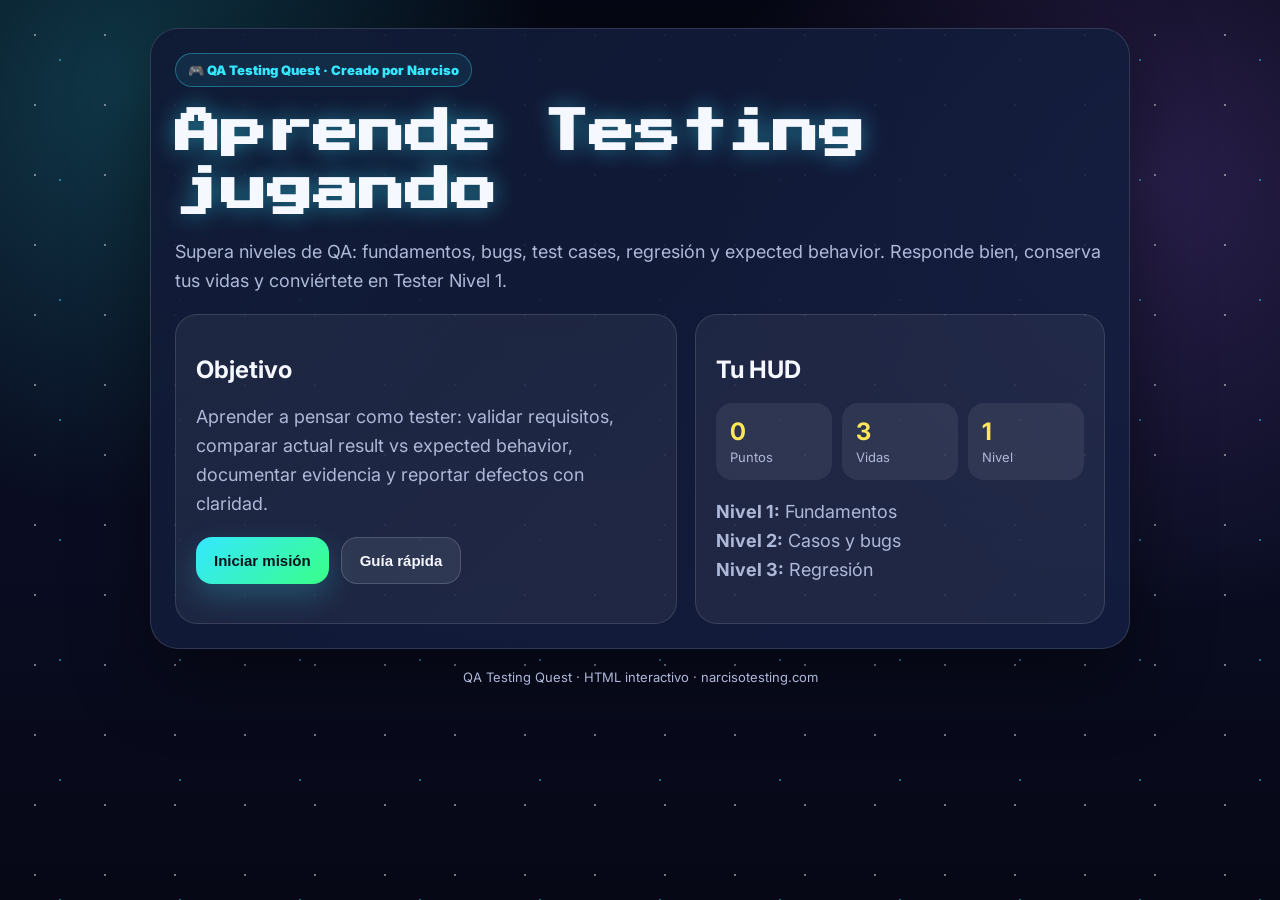
<file: games/qa-testing-quest.html>
<!DOCTYPE html><html lang="es"><head><meta charset="UTF-8"><meta name="viewport" content="width=device-width,initial-scale=1"><title>QA Testing Quest</title><style>@import url('https://fonts.googleapis.com/css2?family=Inter:wght@500;700;900&family=Press+Start+2P&display=swap');:root{--bg:#070a18;--card:#111a35;--cyan:#35e7ff;--green:#39ff88;--pink:#ff4fd8;--purple:#a56eff;--yellow:#ffe75c;--red:#ff4668;--white:#f6f8ff;--muted:#aeb8d8}*{box-sizing:border-box}body{margin:0;min-height:100vh;background:radial-gradient(circle at 10% 10%,rgba(53,231,255,.22),transparent 30%),radial-gradient(circle at 90% 20%,rgba(165,110,255,.22),transparent 32%),linear-gradient(180deg,#050714,#0a0d22 60%,#060816);color:var(--white);font-family:Inter,system-ui,sans-serif}.stars{position:fixed;inset:0;opacity:.45;pointer-events:none;background-image:radial-gradient(#fff 1px,transparent 1px),radial-gradient(var(--cyan) 1px,transparent 1px);background-size:70px 70px,120px 120px;animation:move 18s linear infinite}@keyframes move{to{transform:translateY(80px)}}main{position:relative;width:min(980px,94vw);margin:auto;padding:28px 0 40px}.panel{background:linear-gradient(135deg,rgba(17,26,53,.94),rgba(20,31,66,.85));border:1px solid rgba(255,255,255,.13);border-radius:28px;padding:24px;box-shadow:0 25px 80px rgba(0,0,0,.45)}.badge{display:inline-flex;color:var(--cyan);border:1px solid rgba(53,231,255,.35);background:rgba(53,231,255,.08);padding:8px 12px;border-radius:999px;font-weight:900;font-size:13px}h1{font-family:'Press Start 2P',monospace;font-size:clamp(24px,5vw,46px);line-height:1.25;margin:18px 0 10px;text-shadow:0 0 22px rgba(53,231,255,.45)}p{color:var(--muted);line-height:1.6;font-size:18px}.grid{display:grid;grid-template-columns:1.1fr .9fr;gap:18px;margin-top:18px}.card{background:rgba(255,255,255,.055);border:1px solid rgba(255,255,255,.12);border-radius:22px;padding:20px}.stats{display:grid;grid-template-columns:repeat(3,1fr);gap:10px}.stat{background:rgba(255,255,255,.07);border-radius:16px;padding:14px}.stat b{display:block;color:var(--yellow);font-size:24px}.stat span{font-size:13px;color:var(--muted)}button{border:0;border-radius:16px;padding:14px 18px;font-weight:900;font-size:15px;cursor:pointer;color:#06101c;background:linear-gradient(135deg,var(--cyan),var(--green));box-shadow:0 12px 30px rgba(53,231,255,.22);transition:.2s}button:hover{transform:translateY(-2px) scale(1.01)}.secondary{color:var(--white);background:rgba(255,255,255,.08);border:1px solid rgba(255,255,255,.16);box-shadow:none}.actions{display:flex;gap:12px;flex-wrap:wrap;margin-top:18px}.game,.final{display:none;margin-top:20px}.top{display:flex;justify-content:space-between;gap:12px;align-items:center;flex-wrap:wrap}.bar{flex:1;min-width:220px;height:14px;background:rgba(255,255,255,.08);border-radius:999px;overflow:hidden}.bar div{height:100%;width:0;background:linear-gradient(90deg,var(--cyan),var(--purple),var(--pink));transition:.35s}.question{font-size:clamp(21px,3.2vw,30px);font-weight:900;line-height:1.35;margin:20px 0}.options{display:grid;gap:12px}.option{text-align:left;color:var(--white);background:rgba(255,255,255,.075);border:1px solid rgba(255,255,255,.13);box-shadow:none}.correct{background:rgba(57,255,136,.18)!important;border-color:rgba(57,255,136,.75)!important}.wrong{background:rgba(255,70,104,.18)!important;border-color:rgba(255,70,104,.75)!important}.feedback{display:none;margin-top:16px;padding:16px;border-radius:18px;background:rgba(53,231,255,.08);border:1px solid rgba(53,231,255,.22);line-height:1.5}.feedback b{color:var(--yellow)}.trophy{font-size:72px;text-align:center}footer{text-align:center;color:var(--muted);font-size:13px;margin-top:20px}@media(max-width:780px){.grid{grid-template-columns:1fr}.panel{padding:20px}.stats{grid-template-columns:repeat(3,1fr)}h1{font-size:24px}}</style></head><body><div class="stars"></div><main><section class="panel" id="intro"><span class="badge">🎮 QA Testing Quest · Creado por Narciso</span><h1>Aprende Testing jugando</h1><p>Supera niveles de QA: fundamentos, bugs, test cases, regresión y expected behavior. Responde bien, conserva tus vidas y conviértete en Tester Nivel 1.</p><div class="grid"><div class="card"><h2>Objetivo</h2><p>Aprender a pensar como tester: validar requisitos, comparar actual result vs expected behavior, documentar evidencia y reportar defectos con claridad.</p><div class="actions"><button onclick="startGame()">Iniciar misión</button><button class="secondary" onclick="guide()">Guía rápida</button></div></div><div class="card"><h2>Tu HUD</h2><div class="stats"><div class="stat"><b id="score">0</b><span>Puntos</span></div><div class="stat"><b id="lives">3</b><span>Vidas</span></div><div class="stat"><b id="level">1</b><span>Nivel</span></div></div><p><b>Nivel 1:</b> Fundamentos<br><b>Nivel 2:</b> Casos y bugs<br><b>Nivel 3:</b> Regresión</p></div></div></section><section class="game panel" id="game"><div class="top"><div><b id="levelLabel">Nivel 1</b> · Pregunta <span id="qNum">1</span>/<span id="qTotal">12</span></div><div class="bar"><div id="bar"></div></div></div><div class="question" id="question"></div><div class="options" id="options"></div><div class="feedback" id="feedback"></div><div class="actions"><button id="next" style="display:none" onclick="nextQuestion()">Siguiente</button><button class="secondary" onclick="restart()">Reiniciar</button></div></section><section class="final panel" id="final"><div class="trophy">🏆</div><h2 id="finalTitle">Misión completada</h2><p id="finalText"></p><div class="actions" style="justify-content:center"><button onclick="restart()">Jugar otra vez</button></div></section><footer>QA Testing Quest · HTML interactivo · narcisotesting.com</footer></main><script>const questions=[{level:1,q:'¿Qué es QA Testing?',options:['Diseñar logos','Verificar que un producto cumpla requisitos y funcione correctamente','Publicar anuncios','Crear contraseñas'],answer:1,why:'QA valida calidad, requisitos, riesgos y funcionamiento antes de liberar.'},{level:1,q:'¿Qué significa expected behavior?',options:['Lo que el tester imagina','Lo que el sistema debe hacer según el requerimiento','Un error visual','Una opinión'],answer:1,why:'El expected behavior permite decidir si el caso pasa o falla.'},{level:1,q:'¿Qué es un bug?',options:['Una mejora estética','Un comportamiento incorrecto contra lo esperado','Una campaña','Un usuario'],answer:1,why:'Un bug es una desviación entre resultado real y esperado.'},{level:1,q:'¿Cuál es buena evidencia de prueba?',options:['Solo decir sí pasó','Video/capturas, pasos, datos y resultado observado','Un emoji','Nada'],answer:1,why:'La evidencia debe permitir entender y reproducir el resultado.'},{level:2,q:'¿Qué debe tener un test case básico?',options:['Título, precondiciones, pasos, datos y expected result','Solo una imagen','Solo el nombre','Nada'],answer:0,why:'Un caso de prueba debe ser claro, repetible y verificable.'},{level:2,q:'Si una prueba falla, ¿qué haces primero?',options:['Borrar evidencia','Revisar pasos, datos y expected behavior','Culpar a dev','Cerrar sesión'],answer:1,why:'Primero confirma que el fallo es real y reproducible.'},{level:2,q:'¿Qué es severidad?',options:['Color del reporte','Impacto técnico o funcional del defecto','Hora del bug','Número de capturas'],answer:1,why:'Severidad mide impacto: bloqueo, pérdida de datos, flujo roto o error menor.'},{level:2,q:'¿Qué es prioridad?',options:['Urgencia para corregir un bug','Tamaño del video','Color de app','Nombre del tester'],answer:0,why:'Prioridad indica urgencia desde negocio/producto.'},{level:3,q:'¿Qué es regresión?',options:['Probar que cambios nuevos no rompieron funciones existentes','Eliminar casos viejos','Cambiar colores','Crear usuarios'],answer:0,why:'La regresión protege funcionalidades existentes después de cambios.'},{level:3,q:'Si actual result no coincide con expected behavior, el caso normalmente...',options:['Pasa automático','Debe analizarse como posible fail/bug','Se ignora','Se aprueba sin evidencia'],answer:1,why:'La diferencia contra expected behavior requiere análisis y evidencia.'},{level:3,q:'¿Qué es retesting?',options:['Probar otra app','Volver a probar un bug después de corregirlo','Diseñar logo','Cambiar idioma'],answer:1,why:'Retesting confirma que la corrección resolvió el defecto original.'},{level:3,q:'¿Cuál reporte es mejor?',options:['No sirve','El sistema no mostró la recomendación esperada después del paso 4; adjunto evidencia','Está raro','Falló porque sí'],answer:1,why:'Un buen reporte es específico, objetivo y sustentado con evidencia.'}];let current=0,score=0,lives=3,answered=false;function hud(){document.getElementById('score').textContent=score;document.getElementById('lives').textContent=lives;document.getElementById('level').textContent=questions[current]?.level||3}function startGame(){intro.style.display='none';final.style.display='none';game.style.display='block';render()}function guide(){alert('Guía rápida QA:\n1. Lee el caso.\n2. Ejecuta los pasos.\n3. Compara actual result vs expected behavior.\n4. Si no coincide, guarda evidencia.\n5. Reporta pasos, resultado real y esperado.')}function render(){answered=false;const item=questions[current];hud();qNum.textContent=current+1;qTotal.textContent=questions.length;levelLabel.textContent='Nivel '+item.level;question.textContent=item.q;feedback.style.display='none';next.style.display='none';bar.style.width=(current/questions.length*100)+'%';options.innerHTML='';item.options.forEach((op,i)=>{const b=document.createElement('button');b.className='option';b.textContent=op;b.onclick=()=>choose(i);options.appendChild(b)})}function choose(i){if(answered)return;answered=true;const item=questions[current];[...document.querySelectorAll('.option')].forEach((b,n)=>{if(n===item.answer)b.classList.add('correct');if(n===i&&i!==item.answer)b.classList.add('wrong')});feedback.style.display='block';if(i===item.answer){score+=100;feedback.innerHTML='<b>Correcto.</b> '+item.why}else{lives--;feedback.innerHTML='<b>Incorrecto.</b> '+item.why}hud();next.style.display='inline-block';next.textContent=lives<=0?'Ver resultado':'Siguiente'}function nextQuestion(){if(lives<=0){end(false);return}current++;current>=questions.length?end(true):render()}function end(win){game.style.display='none';final.style.display='block';const max=questions.length*100,pct=Math.round(score/max*100);finalTitle.textContent=win&&pct>=80?'Tester Nivel 1 desbloqueado':win?'Misión completada':'Game Over QA';finalText.textContent=win?'Resultado: '+score+'/'+max+' puntos ('+pct+'%). Ya practicaste bugs, expected behavior, retesting y regresión.':'Te quedaste sin vidas con '+score+' puntos. Repite la misión.'}function restart(){current=0;score=0;lives=3;answered=false;intro.style.display='block';game.style.display='none';final.style.display='none';hud()}</script></body></html>
</file>
